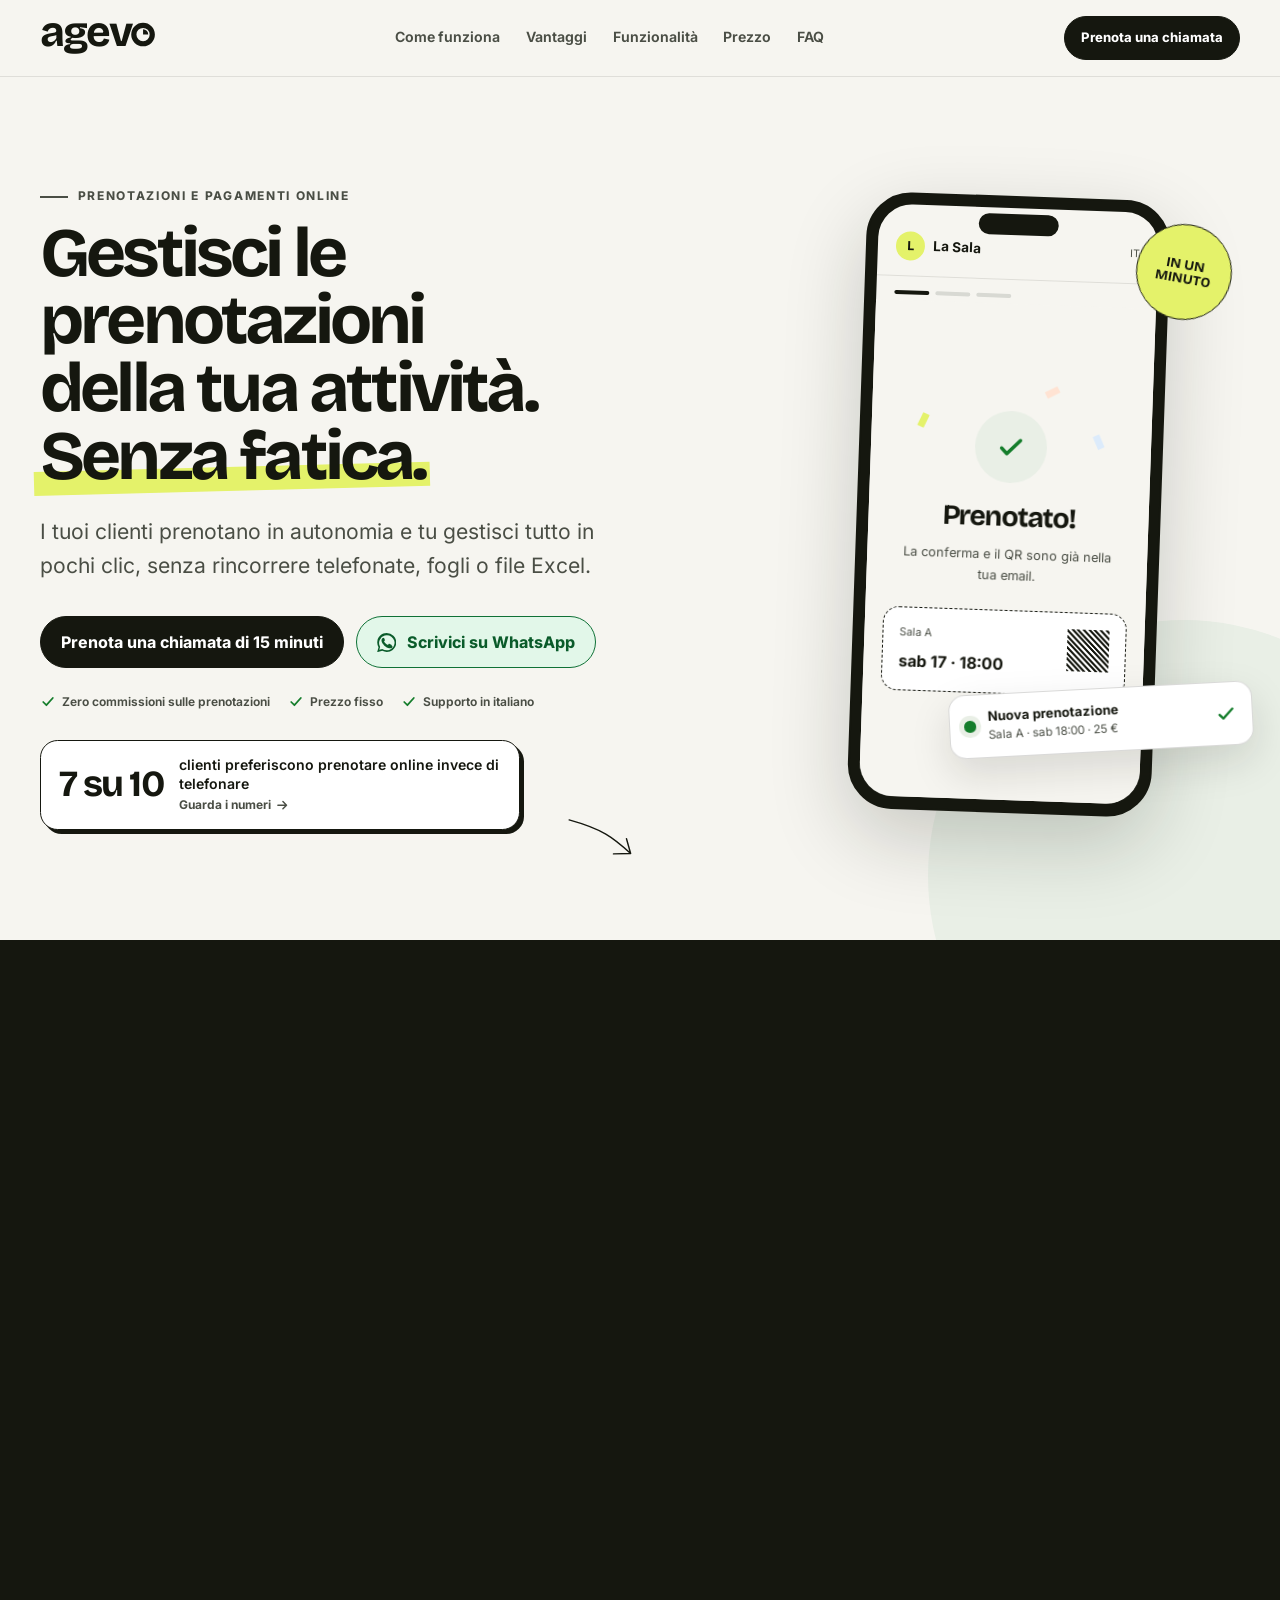
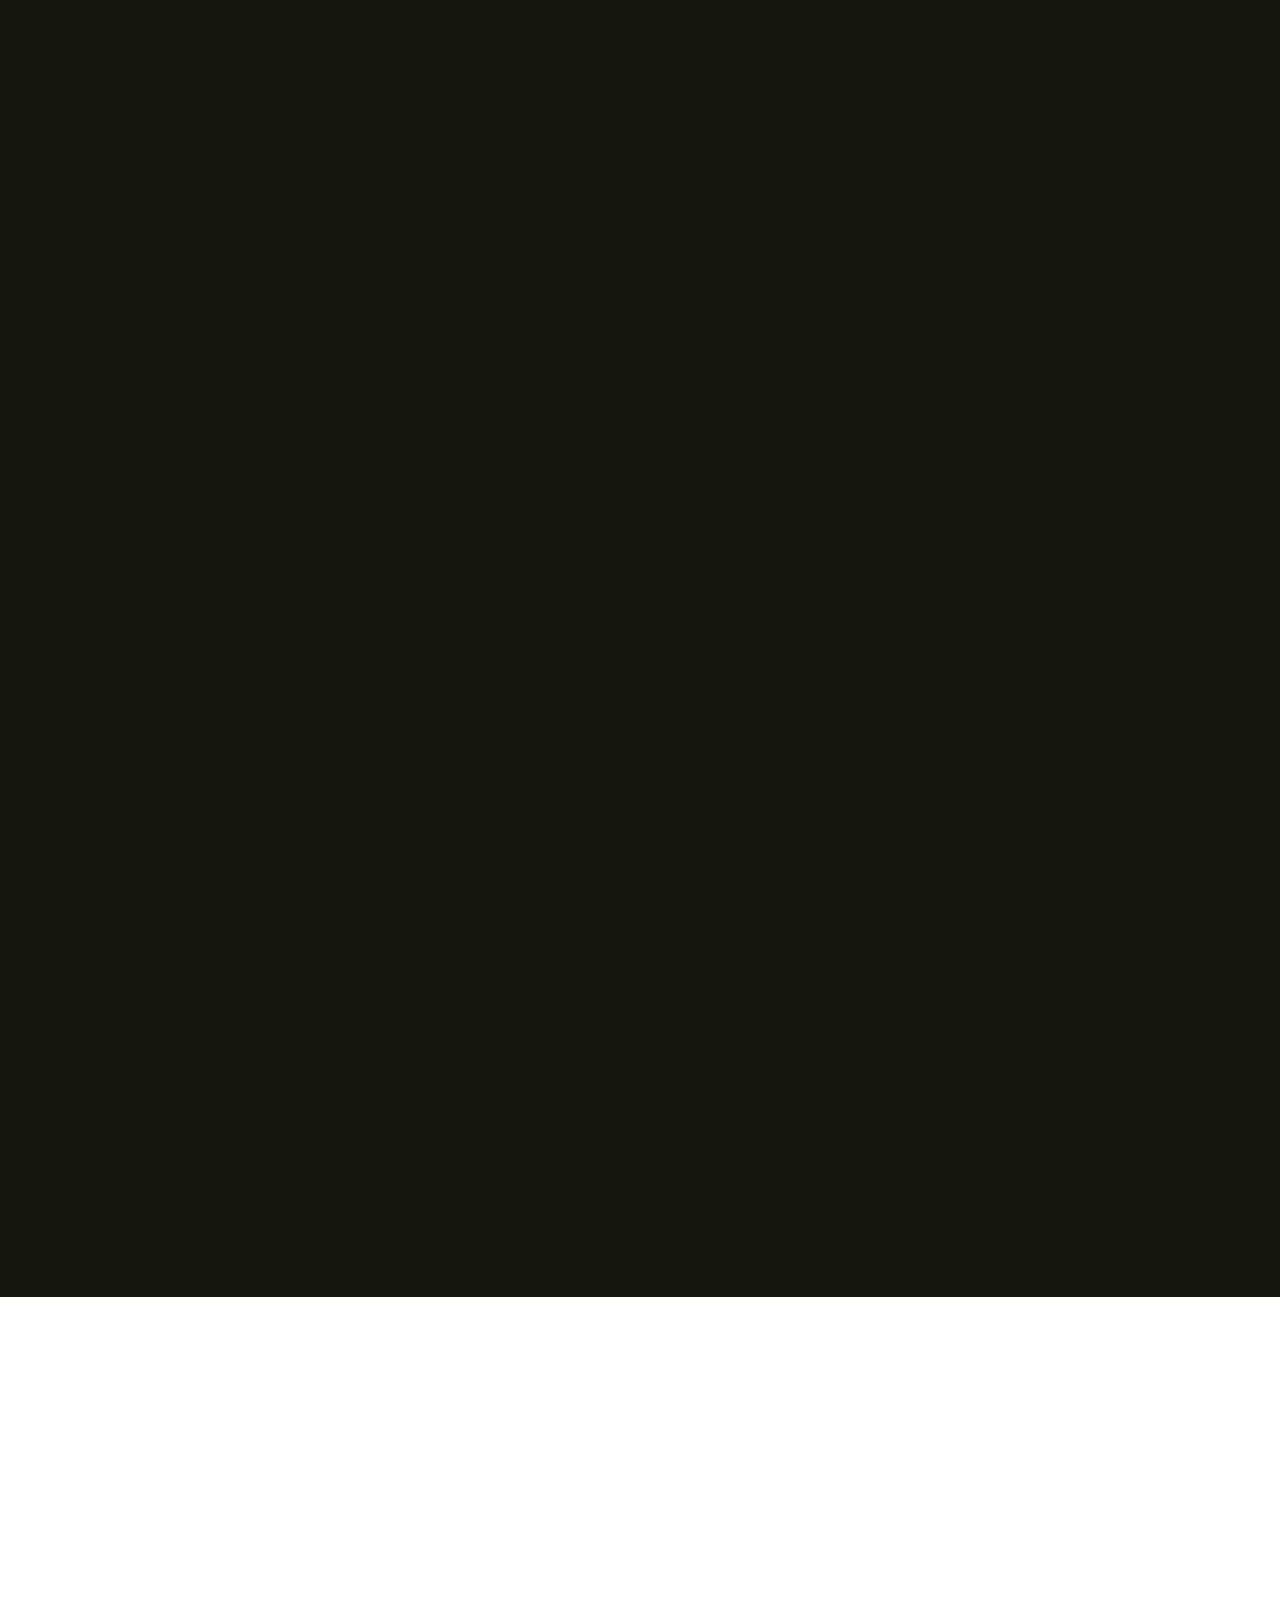
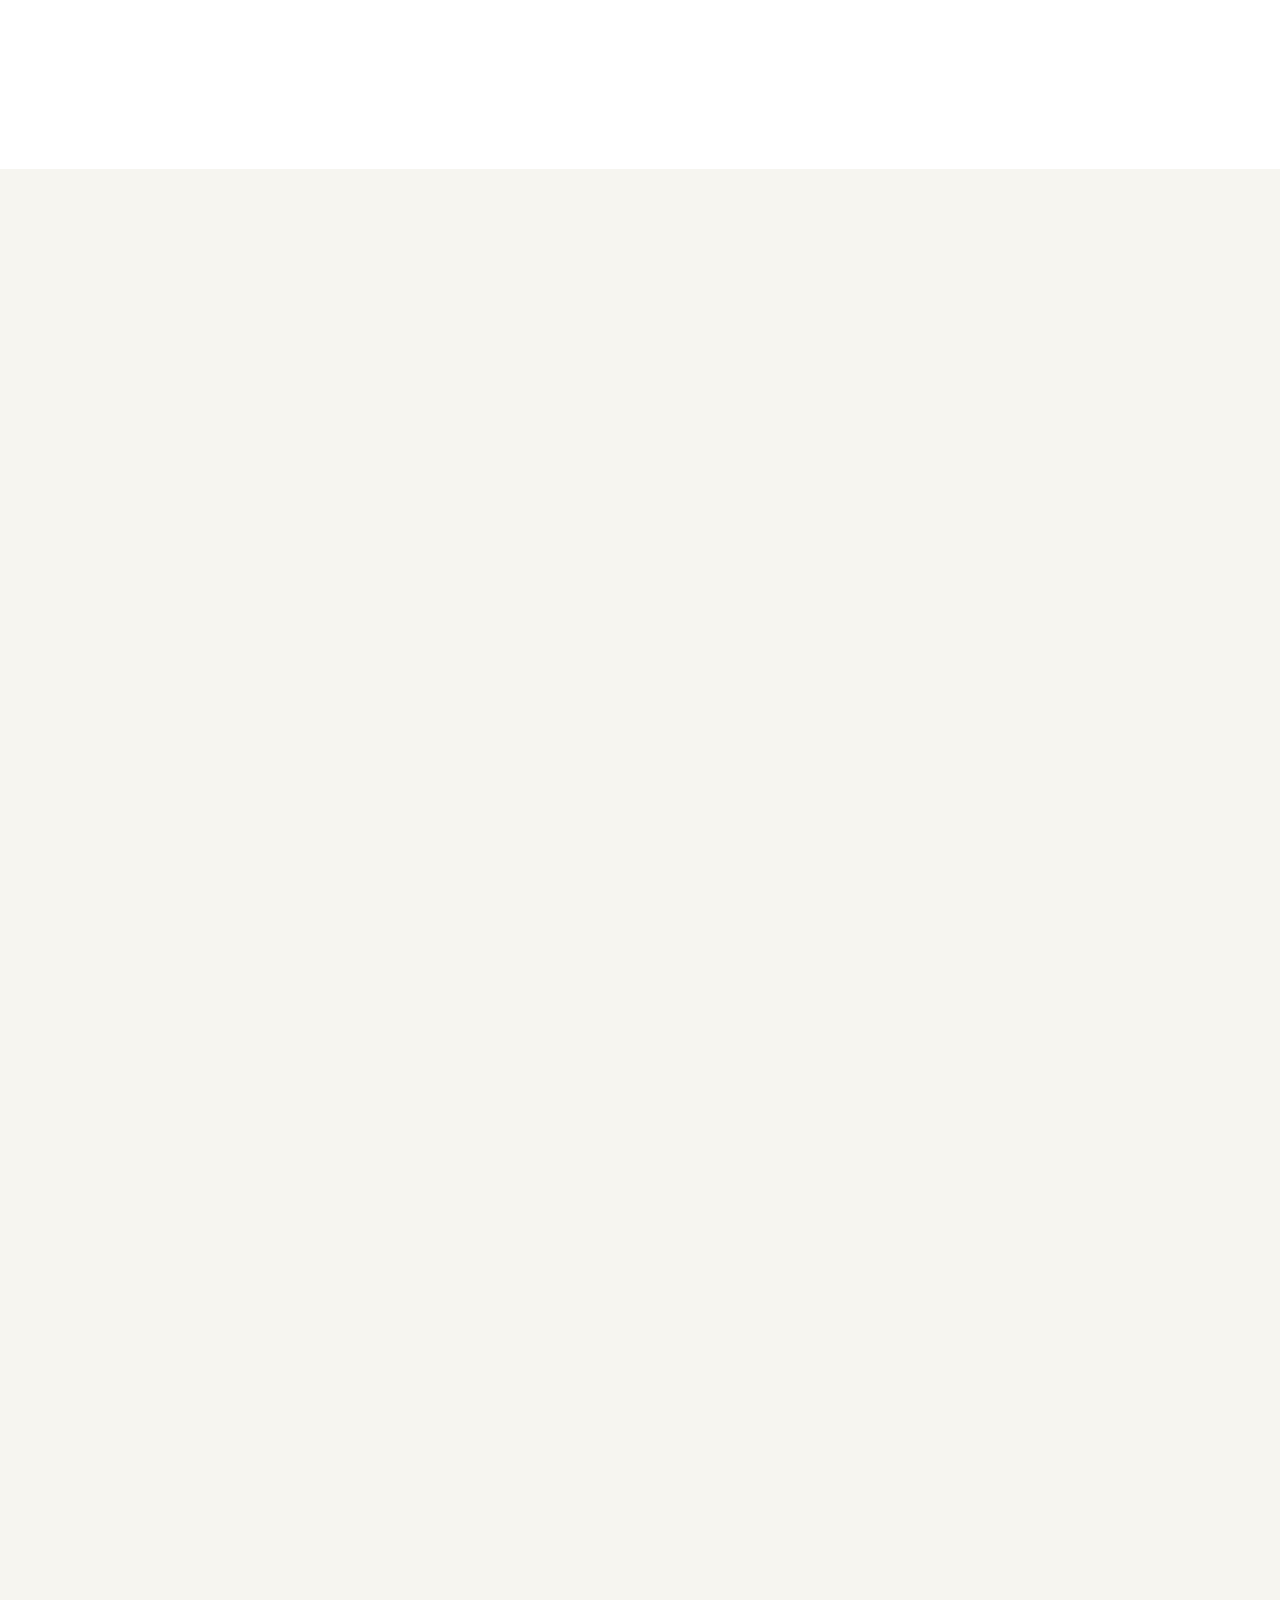
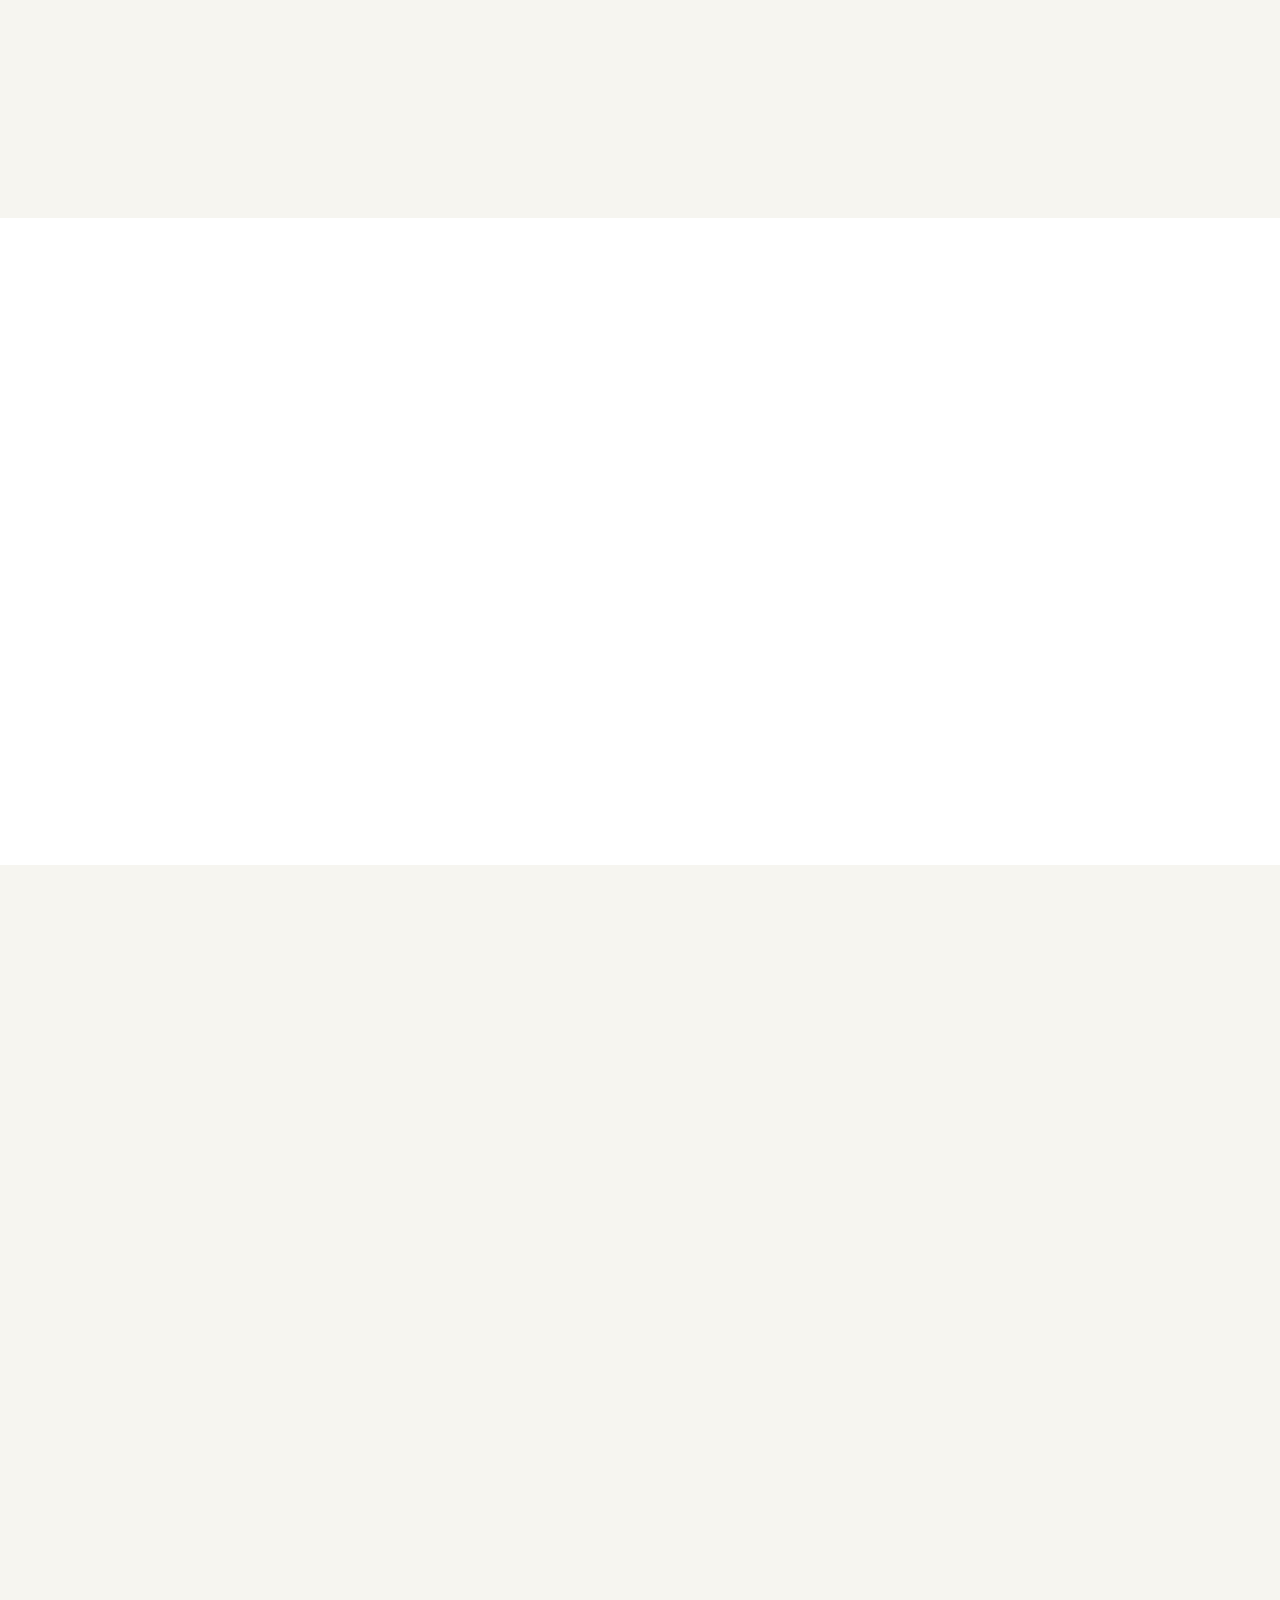
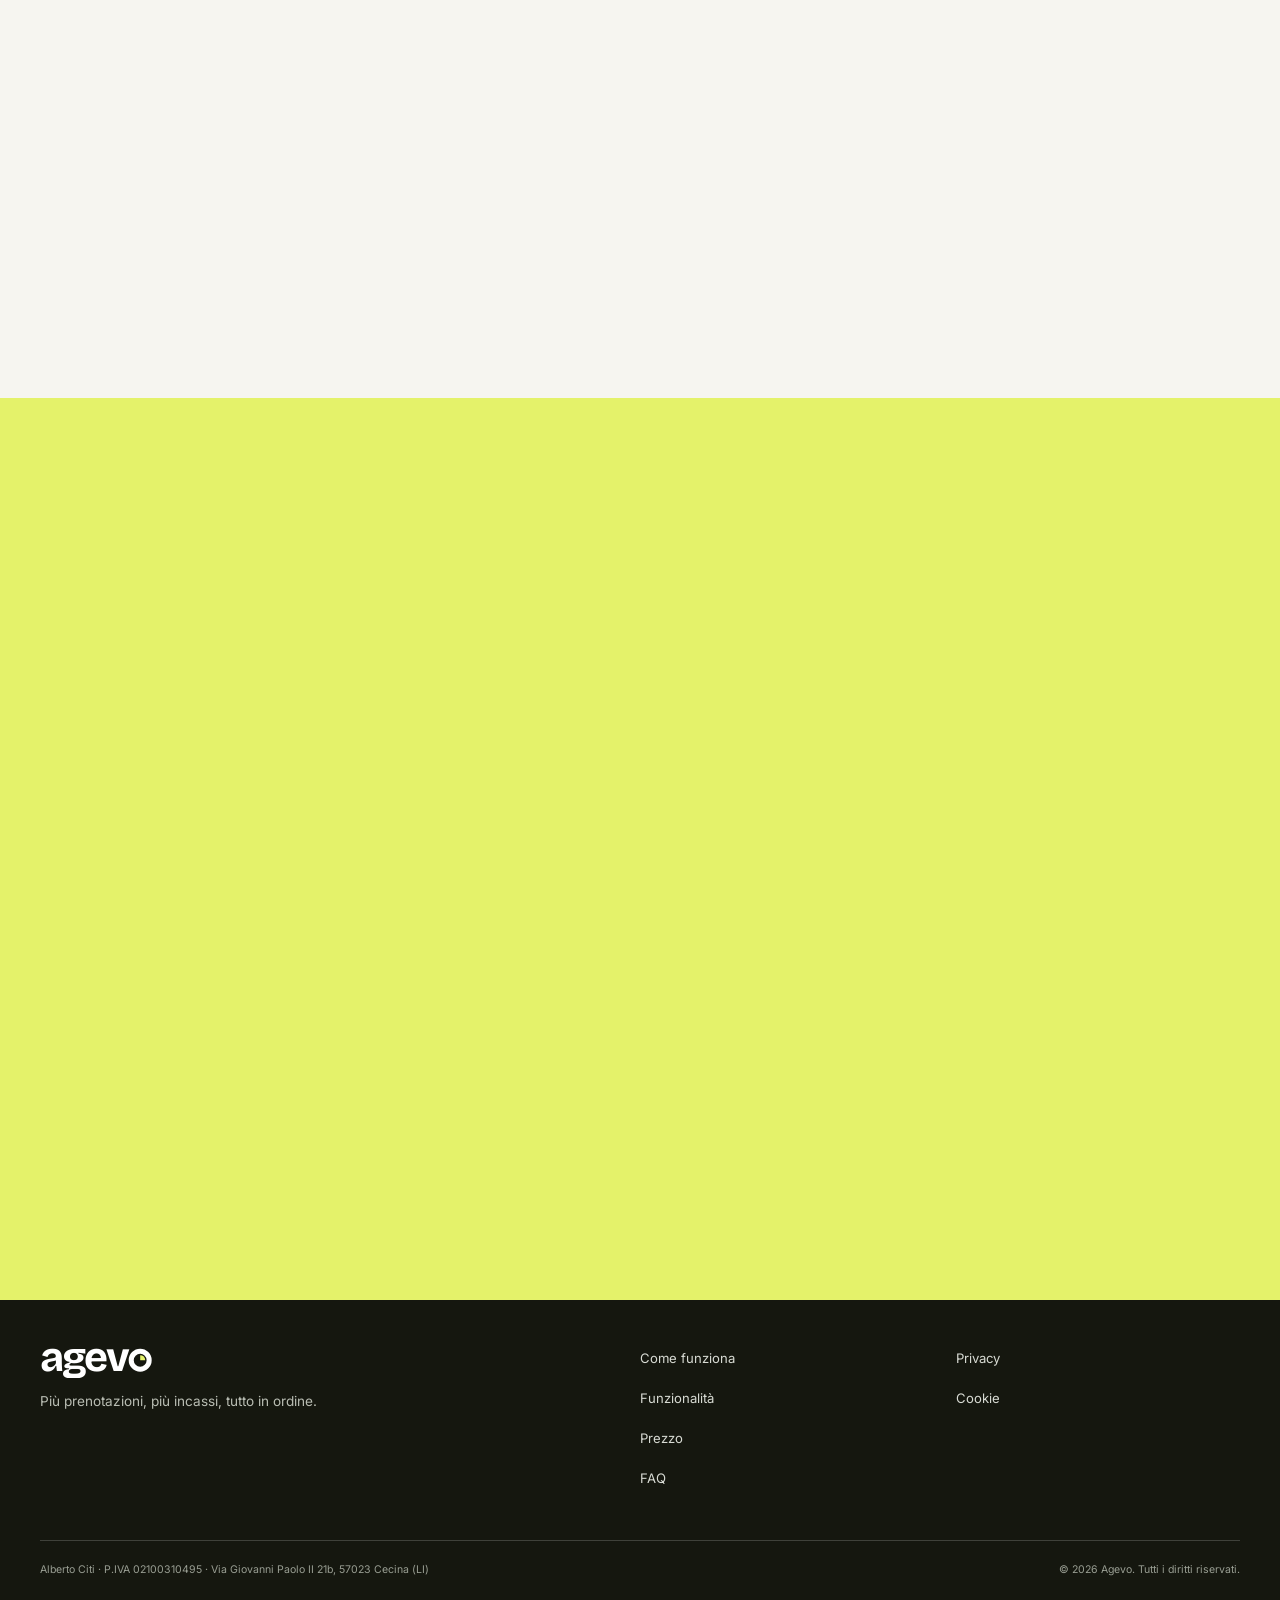
<file: index.html>
<!DOCTYPE html><html lang="it"><head><meta charset="UTF-8"><meta name="viewport" content="width=device-width, initial-scale=1"><meta name="theme-color" content="#f6f5f0"><meta name="description" content="Agevo porta online le prenotazioni della tua attività: i clienti vedono gli orari liberi, prenotano e pagano in un minuto. Report, servizi extra, abbonamenti e buoni regalo. Prezzo fisso, zero commissioni Agevo."><link rel="canonical" href="https://agevo.dymora.eu/"><link rel="icon" href="/favicon.svg" type="image/svg+xml"><link rel="preload" href="/_astro/bricolage-grotesque-latin-wght-normal.DLoelf7F.woff2" as="font" type="font/woff2" crossorigin><link rel="preload" href="/_astro/inter-latin-wght-normal.Dx4kXJAl.woff2" as="font" type="font/woff2" crossorigin><meta property="og:type" content="website"><meta property="og:locale" content="it_IT"><meta property="og:site_name" content="Agevo"><meta property="og:title" content="Agevo — Prenotazioni e pagamenti online per non perdere più incassi"><meta property="og:description" content="Agevo porta online le prenotazioni della tua attività: i clienti vedono gli orari liberi, prenotano e pagano in un minuto. Report, servizi extra, abbonamenti e buoni regalo. Prezzo fisso, zero commissioni Agevo."><meta property="og:url" content="https://agevo.dymora.eu/"><meta property="og:image" content="https://agevo.dymora.eu/og-agevo.png"><meta property="og:image:width" content="1200"><meta property="og:image:height" content="630"><meta name="twitter:card" content="summary_large_image"><meta name="twitter:title" content="Agevo — Prenotazioni e pagamenti online per non perdere più incassi"><meta name="twitter:description" content="Agevo porta online le prenotazioni della tua attività: i clienti vedono gli orari liberi, prenotano e pagano in un minuto. Report, servizi extra, abbonamenti e buoni regalo. Prezzo fisso, zero commissioni Agevo."><meta name="twitter:image" content="https://agevo.dymora.eu/og-agevo.png"><title>Agevo — Prenotazioni e pagamenti online per non perdere più incassi</title><script type="application/ld+json">{"@context":"https://schema.org","@graph":[{"@type":"Organization","name":"Agevo","url":"https://agevo.dymora.eu","email":"info@dymora.eu"},{"@type":"SoftwareApplication","name":"Agevo","applicationCategory":"BusinessApplication","operatingSystem":"Web","description":"Agevo porta online le prenotazioni della tua attività: i clienti vedono gli orari liberi, prenotano e pagano in un minuto. Report, servizi extra, abbonamenti e buoni regalo. Prezzo fisso, zero commissioni Agevo.","offers":[{"@type":"Offer","name":"Piano annuale","price":828,"priceCurrency":"EUR"},{"@type":"Offer","name":"Piano mensile","price":79,"priceCurrency":"EUR"}]}]}</script><meta http-equiv="content-security-policy" content="default-src 'self';img-src 'self' data:;font-src 'self';connect-src 'self' https://script.google.com https://script.googleusercontent.com;form-action 'self' https://script.google.com;base-uri 'self';object-src 'none'; script-src 'self' 'sha256-Zwm9ZNeRJJUbSw9g3V161LFEaI15O9jPET10l2voU/4=' 'sha256-wHfckzg8xlhjogYlxuIhLeMAhO4a0CWV2Rhee8F5FHM=' 'sha256-A8jd3xZKqwVl6QTXkm2/uMkyAStGN6CLufEYXWx6ihw=' 'sha256-fYfZYmweJ17fstFdOmrN+zPg8GNyAulokll8GKqzinM=' 'sha256-ubpLmjCofQ5EklMTE4S3W16TAaPObsevyUeHU0HDpbA=' 'sha256-BF0290pkb3jxQsE7z00xR8Imp8X34FLC88L0lkMnrGw=' 'sha256-QzWFZi+FLIx23tnm9SBU4aEgx4x8DsuASP07mfqol/c=' 'sha256-0chmwFk0zaA528yFfGV7J9ppIpdfTPPULncDF3WG7Zs=' 'sha256-eIXWvAmxkr251LJZkjniEK5LcPF3NkapbJepohwYRIc=' 'sha256-Q2BPg90ZMplYY+FSdApNErhpWafg2hcRRbndmvxuL/Q='; style-src 'self' 'sha256-bG+nCBg2JIIu9OyKeaSP/yzFEGf59I6d6W4z6r/5l9E=' 'sha256-DWNaTawub8O4BiWcRA+0PSoRLyxHefwmbRlAvd4SF8g=' 'sha256-in7I2kAAWDCHfZvuVadRyv8QVe4h9kVnygH2kVbz+1o=' 'sha256-47DEQpj8HBSa+/TImW+5JCeuQeRkm5NMpJWZG3hSuFU=';"><link rel="stylesheet" href="/_astro/Logo.BDZhYhZf.css"><link rel="stylesheet" href="/_astro/Footer.DIUwHYtL.css"><link rel="stylesheet" href="/_astro/index.DcshRNnT.css"></head><body><a class="skip-link" href="#main" data-astro-cid-nen7h5rs>Vai al contenuto</a><header class="site-header" data-header data-astro-cid-nen7h5rs><div class="container-page header-inner" data-astro-cid-nen7h5rs><a class="logo-link" href="/" aria-label="Agevo, pagina principale" data-astro-cid-nen7h5rs><svg class viewBox="0 0 92 25" role="img" aria-label="Agevo" data-astro-cid-f7espo7c><text x="0" y="19" fill="currentColor" font-family="Bricolage Grotesque Variable, sans-serif" font-size="34" font-weight="720" letter-spacing="-1.87" data-astro-cid-f7espo7c>agev</text><circle cx="82.31" cy="10.02" r="7.37" fill="none" stroke="currentColor" stroke-width="4.16" data-astro-cid-f7espo7c></circle><path d="M82.31 10.02V5.86a4.16 4.16 0 0 1 4.16 4.16Z" class="logo-accent" data-astro-cid-f7espo7c></path></svg></a><nav class="desktop-nav" aria-label="Navigazione principale" data-astro-cid-nen7h5rs><a href="/#come-funziona" data-astro-cid-nen7h5rs>Come funziona</a><a href="/#vantaggi" data-astro-cid-nen7h5rs>Vantaggi</a><a href="/#funzionalita" data-astro-cid-nen7h5rs>Funzionalità</a><a href="/#prezzo" data-astro-cid-nen7h5rs>Prezzo</a><a href="/#faq" data-astro-cid-nen7h5rs>FAQ</a></nav><a class="button-primary header-cta" href="/prenota-chiamata" data-astro-cid-nen7h5rs>Prenota una chiamata</a><button class="menu-button" type="button" aria-expanded="false" aria-controls="mobile-menu" aria-label="Apri il menu" data-menu-button data-astro-cid-nen7h5rs><span data-astro-cid-nen7h5rs></span><span data-astro-cid-nen7h5rs></span><span data-astro-cid-nen7h5rs></span></button></div><div id="mobile-menu" class="mobile-menu" hidden data-mobile-menu data-astro-cid-nen7h5rs><nav aria-label="Navigazione mobile" data-astro-cid-nen7h5rs><a href="/#come-funziona" data-astro-cid-nen7h5rs>Come funziona</a><a href="/#vantaggi" data-astro-cid-nen7h5rs>Vantaggi</a><a href="/#funzionalita" data-astro-cid-nen7h5rs>Funzionalità</a><a href="/#prezzo" data-astro-cid-nen7h5rs>Prezzo</a><a href="/#faq" data-astro-cid-nen7h5rs>FAQ</a></nav></div></header><div class="mobile-actions" aria-label="Contatti rapidi" data-astro-cid-nen7h5rs><a class="button-primary" href="/prenota-chiamata" data-astro-cid-nen7h5rs>Prenota una chiamata</a><a class="whatsapp-mini" href="https://wa.me/393513147035?text=Ciao%20Agevo%2C%20vorrei%20capire%20come%20semplificare%20le%20prenotazioni%20della%20mia%20attivit%C3%A0." target="_blank" rel="noopener noreferrer" aria-label="Scrivici su WhatsApp" data-astro-cid-nen7h5rs><svg viewBox="0 0 24 24" aria-hidden="true" data-astro-cid-nen7h5rs><path d="M20.5 3.5A11.8 11.8 0 0 0 12.1 0C5.6 0 .3 5.3.3 11.8c0 2.1.6 4.1 1.6 5.9L.2 24l6.4-1.7a11.8 11.8 0 0 0 5.6 1.4h.1c6.5 0 11.8-5.3 11.8-11.8 0-3.2-1.3-6.1-3.6-8.4Zm-8.3 18.2c-1.8 0-3.6-.5-5.1-1.4l-.4-.2-3.8 1 1-3.7-.2-.4A9.7 9.7 0 1 1 22 11.9c0 5.4-4.4 9.8-9.8 9.8Zm5.4-7.3c-.3-.1-1.8-.9-2.1-1-.3-.1-.5-.1-.7.2l-.9 1.1c-.2.2-.4.2-.7.1-1.8-.9-3-1.6-4.2-3.7-.3-.6.3-.6.9-1.9.1-.2 0-.4 0-.6l-.9-2c-.2-.6-.5-.5-.7-.5h-.6c-.2 0-.6.1-.9.4-.3.4-1.2 1.2-1.2 2.9 0 1.7 1.3 3.4 1.4 3.6.2.2 2.5 3.8 6 5.3 2.2.9 3 .9 4.1.8.7-.1 1.8-.7 2-1.4.3-.7.3-1.3.2-1.4-.1-.2-.3-.2-.6-.4Z" data-astro-cid-nen7h5rs></path></svg></a></div><script type="module">var e=document.querySelector(`[data-menu-button]`),t=document.querySelector(`[data-mobile-menu]`),n=()=>{e&&t&&(e.setAttribute(`aria-expanded`,`false`),e.setAttribute(`aria-label`,`Apri il menu`),t.hidden=!0)};e?.addEventListener(`click`,()=>{if(!t)return;let n=e.getAttribute(`aria-expanded`)===`true`;e.setAttribute(`aria-expanded`,String(!n)),e.setAttribute(`aria-label`,n?`Apri il menu`:`Chiudi il menu`),t.hidden=n}),t?.querySelectorAll(`a`).forEach(e=>e.addEventListener(`click`,n)),document.addEventListener(`keydown`,t=>{t.key===`Escape`&&e?.getAttribute(`aria-expanded`)===`true`&&(n(),e.focus())}),window.addEventListener(`resize`,()=>{window.innerWidth>=768&&n()});</script><main id="main"><section class="hero" aria-labelledby="hero-title" data-astro-cid-ge2uvauf><div class="container-page hero-grid" data-astro-cid-ge2uvauf><div class="hero-copy" data-astro-cid-ge2uvauf><p class="section-kicker" data-astro-cid-ge2uvauf>Prenotazioni e pagamenti online</p><h1 id="hero-title" class="display-title" data-astro-cid-ge2uvauf><span class="title-line" data-astro-cid-ge2uvauf>Gestisci le prenotazioni</span><span class="title-line" data-astro-cid-ge2uvauf>della tua attività.</span><mark data-astro-cid-ge2uvauf>Senza fatica.</mark></h1><p class="hero-lead" data-astro-cid-ge2uvauf>I tuoi clienti prenotano in autonomia e tu gestisci tutto in pochi clic, senza rincorrere telefonate, fogli o file Excel.</p><div class="hero-actions" data-astro-cid-ge2uvauf><a class="button-primary" href="/prenota-chiamata" data-astro-cid-ge2uvauf>Prenota una chiamata di 15 minuti</a><a class="button-whatsapp" href="https://wa.me/393513147035?text=Ciao%20Agevo%2C%20vorrei%20capire%20come%20semplificare%20le%20prenotazioni%20della%20mia%20attivit%C3%A0." target="_blank" rel="noopener noreferrer" data-astro-cid-ge2uvauf><svg viewBox="0 0 24 24" aria-hidden="true" data-astro-cid-ge2uvauf><path d="M20.5 3.5A11.8 11.8 0 0 0 12.1 0C5.6 0 .3 5.3.3 11.8c0 2.1.6 4.1 1.6 5.9L.2 24l6.4-1.7a11.8 11.8 0 0 0 5.6 1.4h.1c6.5 0 11.8-5.3 11.8-11.8 0-3.2-1.3-6.1-3.6-8.4Zm-8.3 18.2c-1.8 0-3.6-.5-5.1-1.4l-.4-.2-3.8 1 1-3.7-.2-.4A9.7 9.7 0 1 1 22 11.9c0 5.4-4.4 9.8-9.8 9.8Zm5.4-7.3c-.3-.1-1.8-.9-2.1-1-.3-.1-.5-.1-.7.2l-.9 1.1c-.2.2-.4.2-.7.1-1.8-.9-3-1.6-4.2-3.7-.3-.6.3-.6.9-1.9.1-.2 0-.4 0-.6l-.9-2c-.2-.6-.5-.5-.7-.5h-.6c-.2 0-.6.1-.9.4-.3.4-1.2 1.2-1.2 2.9 0 1.7 1.3 3.4 1.4 3.6.2.2 2.5 3.8 6 5.3 2.2.9 3 .9 4.1.8.7-.1 1.8-.7 2-1.4.3-.7.3-1.3.2-1.4-.1-.2-.3-.2-.6-.4Z" data-astro-cid-ge2uvauf></path></svg>Scrivici su WhatsApp</a></div><ul class="hero-proof" aria-label="Punti di forza" data-astro-cid-ge2uvauf><li data-astro-cid-ge2uvauf><svg viewBox="0 0 20 20" aria-hidden="true" data-astro-cid-ge2uvauf><path d="m4 10 4 4 8-9" data-astro-cid-ge2uvauf></path></svg>Zero commissioni sulle prenotazioni</li><li data-astro-cid-ge2uvauf><svg viewBox="0 0 20 20" aria-hidden="true" data-astro-cid-ge2uvauf><path d="m4 10 4 4 8-9" data-astro-cid-ge2uvauf></path></svg>Prezzo fisso</li><li data-astro-cid-ge2uvauf><svg viewBox="0 0 20 20" aria-hidden="true" data-astro-cid-ge2uvauf><path d="m4 10 4 4 8-9" data-astro-cid-ge2uvauf></path></svg>Supporto in italiano</li></ul><a class="hero-stat" href="#clienti-online" data-astro-cid-ge2uvauf><strong data-astro-cid-ge2uvauf>7 su 10</strong><span data-astro-cid-ge2uvauf>clienti preferiscono prenotare online invece di telefonare</span><em data-astro-cid-ge2uvauf>Guarda i numeri<svg viewBox="0 0 20 20" aria-hidden="true" data-astro-cid-ge2uvauf><path d="M4 10h12m-5-5 5 5-5 5" data-astro-cid-ge2uvauf></path></svg></em></a></div><div class="hero-visual" data-astro-cid-ge2uvauf><div class="booking-visual" aria-label="Esempio animato del flusso di prenotazione Agevo" data-astro-cid-67rg3zf2><div class="phone" data-astro-cid-67rg3zf2><div class="phone__top" data-astro-cid-67rg3zf2><span data-astro-cid-67rg3zf2></span></div><div class="phone__screen" data-astro-cid-67rg3zf2><div class="brand-row" data-astro-cid-67rg3zf2><span class="brand-mark" data-astro-cid-67rg3zf2>L</span><strong data-astro-cid-67rg3zf2>La Sala</strong><span class="tiny" data-astro-cid-67rg3zf2>IT</span></div><div class="progress" data-astro-cid-67rg3zf2><i data-astro-cid-67rg3zf2></i><i data-astro-cid-67rg3zf2></i><i data-astro-cid-67rg3zf2></i></div><div class="flow flow--one" data-astro-cid-67rg3zf2><span class="step-label" data-astro-cid-67rg3zf2>1 · Scegli il giorno</span><p class="mock-title" data-astro-cid-67rg3zf2>Quando vieni?</p><div class="calendar-head" data-astro-cid-67rg3zf2><b data-astro-cid-67rg3zf2>Ottobre 2026</b><span data-astro-cid-67rg3zf2>‹ &nbsp; ›</span></div><div class="week" data-astro-cid-67rg3zf2><span data-astro-cid-67rg3zf2>L</span><span data-astro-cid-67rg3zf2>M</span><span data-astro-cid-67rg3zf2>M</span><span data-astro-cid-67rg3zf2>G</span><span data-astro-cid-67rg3zf2>V</span><span data-astro-cid-67rg3zf2>S</span><span data-astro-cid-67rg3zf2>D</span></div><div class="dates" data-astro-cid-67rg3zf2><span data-astro-cid-67rg3zf2>12</span><span data-astro-cid-67rg3zf2>13</span><span data-astro-cid-67rg3zf2>14</span><span data-astro-cid-67rg3zf2>15</span><span data-astro-cid-67rg3zf2>16</span><b data-astro-cid-67rg3zf2>17</b><span data-astro-cid-67rg3zf2>18</span></div><div class="times" data-astro-cid-67rg3zf2><span data-astro-cid-67rg3zf2>16:00</span><b data-astro-cid-67rg3zf2>18:00<small data-astro-cid-67rg3zf2>ultimi 2 posti</small></b><span data-astro-cid-67rg3zf2>20:00</span></div></div><div class="flow flow--two" data-astro-cid-67rg3zf2><span class="step-label" data-astro-cid-67rg3zf2>2 · Pagamento</span><p class="mock-title" data-astro-cid-67rg3zf2>Quasi fatto.</p><div class="summary" data-astro-cid-67rg3zf2><span data-astro-cid-67rg3zf2>Sala A · sab 17 ott</span><b data-astro-cid-67rg3zf2>25 €</b></div><button type="button" tabindex="-1" data-astro-cid-67rg3zf2><svg viewBox="0 0 24 24" aria-hidden="true" data-astro-cid-67rg3zf2><path d="M16.8 12.8c0-2.6 2.1-3.8 2.2-3.9a4.6 4.6 0 0 0-3.6-2c-1.5-.2-3 1-3.8 1-.8 0-2-1-3.3-1-1.7 0-3.3 1-4.2 2.6-1.8 3.1-.5 7.8 1.3 10.3.9 1.2 1.9 2.6 3.2 2.5 1.3-.1 1.8-.8 3.4-.8 1.6 0 2 .8 3.4.8 1.4 0 2.3-1.3 3.1-2.5 1-1.4 1.4-2.8 1.4-2.9-.1 0-3.1-1.2-3.1-4.1Z" data-astro-cid-67rg3zf2></path><path d="M14.4 5.3c.7-.9 1.2-2.1 1-3.3-1 .1-2.3.7-3 1.6-.7.8-1.2 2-.9 3.2 1.1.1 2.2-.6 2.9-1.5Z" data-astro-cid-67rg3zf2></path></svg> Pay</button><p class="safe" data-astro-cid-67rg3zf2>Pagamento protetto · Ricevuta via email</p></div><div class="flow flow--three" data-astro-cid-67rg3zf2><div class="success-ring" data-astro-cid-67rg3zf2><svg viewBox="0 0 24 24" aria-hidden="true" data-astro-cid-67rg3zf2><path d="m5 13 4 4L19 7" data-astro-cid-67rg3zf2></path></svg></div><p class="mock-title" data-astro-cid-67rg3zf2>Prenotato!</p><p class="success-copy" data-astro-cid-67rg3zf2>La conferma e il QR sono già nella tua email.</p><div class="ticket" data-astro-cid-67rg3zf2><span data-astro-cid-67rg3zf2>Sala A</span><b data-astro-cid-67rg3zf2>sab 17 · 18:00</b><i data-astro-cid-67rg3zf2>QR</i></div><span class="confetti confetti--a" data-astro-cid-67rg3zf2></span><span class="confetti confetti--b" data-astro-cid-67rg3zf2></span><span class="confetti confetti--c" data-astro-cid-67rg3zf2></span></div></div></div><div class="owner-note" data-astro-cid-67rg3zf2><div class="notification" aria-label="Esempio di notifica: nuova prenotazione, Sala A, sabato alle 18, 25 euro" data-astro-cid-iulg3h6s><span class="notification__dot" aria-hidden="true" data-astro-cid-iulg3h6s></span><div data-astro-cid-iulg3h6s><strong data-astro-cid-iulg3h6s>Nuova prenotazione</strong><p data-astro-cid-iulg3h6s>Sala A · sab 18:00 · 25 €</p></div><svg viewBox="0 0 24 24" aria-hidden="true" data-astro-cid-iulg3h6s><path d="m5 13 4 4L19 7" data-astro-cid-iulg3h6s></path></svg></div></div><span class="sticker" data-astro-cid-67rg3zf2>in un<br data-astro-cid-67rg3zf2>minuto</span></div></div></div><svg class="hero-scribble" viewBox="0 0 180 80" aria-hidden="true" data-astro-cid-ge2uvauf><path d="M5 10c48 8 64 18 91 38m0 0-8-20m8 20-24 3" data-astro-cid-ge2uvauf></path></svg></section><section class="section-space stats" id="clienti-online" aria-labelledby="stats-title" data-astro-cid-nbcx6anq><div class="container-page" data-astro-cid-nbcx6anq><div class="stats-head reveal" data-astro-cid-nbcx6anq><p class="section-kicker" data-astro-cid-nbcx6anq>Perché Agevo</p><h2 id="stats-title" class="section-title" data-astro-cid-nbcx6anq>Meno lavoro manuale per te. Più libertà per i tuoi clienti.</h2><p class="section-lead" data-astro-cid-nbcx6anq>Agevo raccoglie e organizza le prenotazioni anche mentre sei chiuso o impegnato nel pieno del servizio. Tu ritrovi tempo e controllo; i clienti prenotano quando preferiscono.</p></div><div class="reasons-grid" data-astro-cid-nbcx6anq><article class="reason-card reveal" data-astro-cid-nbcx6anq><span data-astro-cid-nbcx6anq>Per te</span><h3 data-astro-cid-nbcx6anq>Prenotazioni aperte, anche quando tu non lo sei</h3><p data-astro-cid-nbcx6anq>Ricevi prenotazioni online 24/7, anche mentre lavori.</p></article><article class="reason-card reveal" data-astro-cid-nbcx6anq><span data-astro-cid-nbcx6anq>Per te</span><h3 data-astro-cid-nbcx6anq>Tutto in ordine, senza errori manuali</h3><p data-astro-cid-nbcx6anq>Posti e calendario si aggiornano da soli, senza doppioni o errori.</p></article><article class="reason-card reveal" data-astro-cid-nbcx6anq><span data-astro-cid-nbcx6anq>Per te</span><h3 data-astro-cid-nbcx6anq>Dati utili per far crescere il business</h3><p data-astro-cid-nbcx6anq>Segui incassi, periodi forti e posti vuoti da un unico storico.</p></article><article class="reason-card reason-card--customer reveal" data-astro-cid-nbcx6anq><span data-astro-cid-nbcx6anq>Per i tuoi clienti</span><h3 data-astro-cid-nbcx6anq>Un’esperienza che i clienti preferiscono</h3><p data-astro-cid-nbcx6anq>Orari, prenotazioni e pagamenti in pochi clic, senza telefonare.</p></article></div><h3 class="proof-title reveal" data-astro-cid-nbcx6anq>Perché piace anche ai tuoi clienti</h3><ul class="stats-grid" data-astro-cid-nbcx6anq><li class="stat-card reveal" data-astro-cid-nbcx6anq><strong data-astro-cid-nbcx6anq>7 su 10</strong><span data-astro-cid-nbcx6anq>sceglierebbero di prenotare online, potendo scegliere</span></li><li class="stat-card reveal" data-astro-cid-nbcx6anq><strong data-astro-cid-nbcx6anq>22%</strong><span data-astro-cid-nbcx6anq>sceglierebbe invece di telefonare</span></li><li class="stat-card reveal" data-astro-cid-nbcx6anq><strong data-astro-cid-nbcx6anq>94%</strong><span data-astro-cid-nbcx6anq>sceglie più volentieri un’attività nuova se può prenotare online</span></li></ul><p class="stats-source reveal" data-astro-cid-nbcx6anq>Fonte: GetApp, sondaggio su 217 consumatori negli Stati Uniti, marzo 2021. <a href="https://www.getapp.com/resources/research-online-booking-importance-of-appointment-scheduling/" target="_blank" rel="noopener noreferrer" data-astro-cid-nbcx6anq>Leggi lo studio</a></p></div></section><section class="section-space how" id="come-funziona" aria-labelledby="how-title" data-astro-cid-l43jfdkk><div class="container-page" data-astro-cid-l43jfdkk><div class="reveal" data-astro-cid-l43jfdkk><p class="section-kicker" data-astro-cid-l43jfdkk>Come funziona</p><h2 id="how-title" class="section-title" data-astro-cid-l43jfdkk>Tre passaggi per loro. Zero rincorse per te.</h2></div><div class="steps" data-how-steps data-astro-cid-l43jfdkk><article class="step reveal" data-astro-cid-l43jfdkk><span data-astro-cid-l43jfdkk>01</span><div class="step-mock" data-astro-cid-l43jfdkk><div class="booking-calendar booking-calendar--compact booking-calendar--animated" aria-hidden="true" data-astro-cid-zh3u2zex><div class="booking-calendar__bar" data-astro-cid-zh3u2zex><div data-astro-cid-zh3u2zex><i data-astro-cid-zh3u2zex></i><i data-astro-cid-zh3u2zex></i><i data-astro-cid-zh3u2zex></i></div><span data-astro-cid-zh3u2zex>Calendario prenotazioni</span><b data-astro-cid-zh3u2zex>Oggi</b></div><div class="booking-calendar__body" data-astro-cid-zh3u2zex><div class="mini-month" data-astro-cid-zh3u2zex><div class="mini-month__head" data-astro-cid-zh3u2zex><strong data-astro-cid-zh3u2zex>Ottobre</strong><span data-astro-cid-zh3u2zex>‹ &nbsp; ›</span></div><div class="weekdays" data-astro-cid-zh3u2zex><span data-astro-cid-zh3u2zex>L</span><span data-astro-cid-zh3u2zex>M</span><span data-astro-cid-zh3u2zex>M</span><span data-astro-cid-zh3u2zex>G</span><span data-astro-cid-zh3u2zex>V</span><span data-astro-cid-zh3u2zex>S</span><span data-astro-cid-zh3u2zex>D</span></div><div class="dates" data-astro-cid-zh3u2zex><i data-astro-cid-zh3u2zex></i><i data-astro-cid-zh3u2zex></i><i data-astro-cid-zh3u2zex></i><i data-astro-cid-zh3u2zex></i><i data-astro-cid-zh3u2zex></i><i data-astro-cid-zh3u2zex></i><i data-astro-cid-zh3u2zex></i><i data-astro-cid-zh3u2zex></i><i data-astro-cid-zh3u2zex></i><i data-astro-cid-zh3u2zex></i><i class="selected" data-astro-cid-zh3u2zex></i><i data-astro-cid-zh3u2zex></i><i data-astro-cid-zh3u2zex></i><i data-astro-cid-zh3u2zex></i><i data-astro-cid-zh3u2zex></i><i data-astro-cid-zh3u2zex></i><i data-astro-cid-zh3u2zex></i><i data-astro-cid-zh3u2zex></i><i data-astro-cid-zh3u2zex></i><i data-astro-cid-zh3u2zex></i><i data-astro-cid-zh3u2zex></i></div></div><div class="booking-list" data-astro-cid-zh3u2zex><div class="booking-list__head" data-astro-cid-zh3u2zex><span data-astro-cid-zh3u2zex>Sabato 17</span><b data-astro-cid-zh3u2zex>3 prenotazioni</b></div><div class="booking-row" data-astro-cid-zh3u2zex><time data-astro-cid-zh3u2zex>10:00</time><span data-astro-cid-zh3u2zex>Campo 1</span><i data-astro-cid-zh3u2zex>Confermata</i></div><div class="booking-row booking-row--new" data-astro-cid-zh3u2zex><time data-astro-cid-zh3u2zex>11:30</time><span data-astro-cid-zh3u2zex>Sala A</span><i data-astro-cid-zh3u2zex>Nuova</i></div><div class="booking-row" data-astro-cid-zh3u2zex><time data-astro-cid-zh3u2zex>16:00</time><span data-astro-cid-zh3u2zex>Campo 2</span><i data-astro-cid-zh3u2zex>Confermata</i></div></div></div></div></div><h3 data-astro-cid-l43jfdkk>Prenotano in autonomia</h3><p data-astro-cid-l43jfdkk>Giorno e orario sul tuo sito, anche senza registrarsi.</p><svg class="step-arrow" viewBox="0 0 72 28" aria-hidden="true" data-astro-cid-l43jfdkk><path d="M2 12c25-8 42-5 64 3m0 0-9-8m9 8-10 6" data-astro-cid-l43jfdkk></path></svg></article><article class="step reveal" data-astro-cid-l43jfdkk><span data-astro-cid-l43jfdkk>02</span><div class="step-mock" data-astro-cid-l43jfdkk><div class="payment-mock" aria-hidden="true" data-astro-cid-gansty7c><div class="payment-mock__bar" data-astro-cid-gansty7c><div data-astro-cid-gansty7c><i data-astro-cid-gansty7c></i><i data-astro-cid-gansty7c></i><i data-astro-cid-gansty7c></i></div><span data-astro-cid-gansty7c>Pagamento online</span><b data-astro-cid-gansty7c>Protetto</b></div><div class="payment-mock__body" data-astro-cid-gansty7c><div class="credit-card" data-astro-cid-gansty7c><div class="credit-card__top" data-astro-cid-gansty7c><span class="chip" data-astro-cid-gansty7c></span><strong data-astro-cid-gansty7c>VISA</strong></div><p data-astro-cid-gansty7c>•••• &nbsp;•••• &nbsp;•••• &nbsp;4242</p><div class="credit-card__bottom" data-astro-cid-gansty7c><span data-astro-cid-gansty7c>MARIO ROSSI</span><span data-astro-cid-gansty7c>12/29</span></div></div><div class="payment-result" data-astro-cid-gansty7c><svg viewBox="0 0 24 24" data-astro-cid-gansty7c><path d="m5 13 4 4L19 7" data-astro-cid-gansty7c></path></svg><div data-astro-cid-gansty7c><strong data-astro-cid-gansty7c>Pagamento riuscito</strong><span data-astro-cid-gansty7c>25,00 € · Carta •••• 4242</span></div></div></div></div></div><h3 data-astro-cid-l43jfdkk>Pagano online o in sede</h3><p data-astro-cid-l43jfdkk>Scegli tu se farli pagare subito oppure sul posto.</p><svg class="step-arrow" viewBox="0 0 72 28" aria-hidden="true" data-astro-cid-l43jfdkk><path d="M2 12c25-8 42-5 64 3m0 0-9-8m9 8-10 6" data-astro-cid-l43jfdkk></path></svg></article><article class="step reveal" data-astro-cid-l43jfdkk><span data-astro-cid-l43jfdkk>03</span><div class="step-mock" data-astro-cid-l43jfdkk><div class="notification-mock" aria-hidden="true" data-astro-cid-pnwtlyqf><div class="notification-mock__bar" data-astro-cid-pnwtlyqf><div data-astro-cid-pnwtlyqf><i data-astro-cid-pnwtlyqf></i><i data-astro-cid-pnwtlyqf></i><i data-astro-cid-pnwtlyqf></i></div><span data-astro-cid-pnwtlyqf>Centro notifiche</span><b data-astro-cid-pnwtlyqf>Ora</b></div><div class="notification-mock__body" data-astro-cid-pnwtlyqf><div class="notification-card" data-astro-cid-pnwtlyqf><div class="notification-card__logo" data-astro-cid-pnwtlyqf>a</div><div data-astro-cid-pnwtlyqf><strong data-astro-cid-pnwtlyqf>Nuova prenotazione</strong><p data-astro-cid-pnwtlyqf>Sala A · sabato 18:00</p></div><time data-astro-cid-pnwtlyqf>adesso</time></div><div class="calendar-update" data-astro-cid-pnwtlyqf><div data-astro-cid-pnwtlyqf><span data-astro-cid-pnwtlyqf>18:00</span><strong data-astro-cid-pnwtlyqf>Sala A</strong></div><p data-astro-cid-pnwtlyqf>Mario Rossi · 2 persone</p><b data-astro-cid-pnwtlyqf>Confermata</b></div></div></div></div><h3 data-astro-cid-l43jfdkk>Ricevi la notifica</h3><p data-astro-cid-l43jfdkk>E trovi tutto già in ordine nel calendario.</p></article></div></div></section><script type="module">var e=document.querySelector(`[data-how-steps]`),t=window.matchMedia(`(prefers-reduced-motion: reduce)`).matches;if(e&&!t&&`IntersectionObserver`in window){e.classList.add(`can-animate`);let t=new IntersectionObserver(t=>{t.some(e=>e.isIntersecting)&&e.classList.add(`is-playing`)},{threshold:.5});e.querySelectorAll(`.step`).forEach(e=>t.observe(e)),new IntersectionObserver(([t])=>{t.isIntersecting||e.classList.remove(`is-playing`)}).observe(e)}</script><section class="section-space growth" id="vantaggi" aria-labelledby="growth-title" data-astro-cid-kyjahus7><div class="container-page" data-astro-cid-kyjahus7><div class="growth-intro reveal" data-astro-cid-kyjahus7><p class="section-kicker" data-astro-cid-kyjahus7>Vantaggi</p><h2 id="growth-title" class="section-title" data-astro-cid-kyjahus7>Non solo prenotazioni. Uno strumento per guadagnare di più.</h2></div><div class="growth-list" data-astro-cid-kyjahus7><article class="lever tone-sky reveal" aria-labelledby="lever-reports" data-astro-cid-kyjahus7><div class="lever-copy" data-astro-cid-kyjahus7><p class="lever-kicker" data-astro-cid-kyjahus7><span data-astro-cid-kyjahus7>01</span>Più controllo</p><h3 id="lever-reports" data-astro-cid-kyjahus7>Vedi dove guadagni e dove perdi.</h3><p class="lever-body" data-astro-cid-kyjahus7>Quando tieni tutto a mano, non vedi cosa sta succedendo. Agevo ti mostra incassi, giorni e orari migliori, posti rimasti vuoti e, con il check-in, clienti che non si presentano. Trovi cosa non funziona e lo sistemi.</p><ul data-astro-cid-kyjahus7><li data-astro-cid-kyjahus7><svg viewBox="0 0 20 20" aria-hidden="true" data-astro-cid-kyjahus7><path d="m4 10 4 4 8-9" data-astro-cid-kyjahus7></path></svg>Incassi giorno per giorno, confrontati con il periodo prima</li><li data-astro-cid-kyjahus7><svg viewBox="0 0 20 20" aria-hidden="true" data-astro-cid-kyjahus7><path d="m4 10 4 4 8-9" data-astro-cid-kyjahus7></path></svg>Orari pieni e orari vuoti a colpo d’occhio</li><li data-astro-cid-kyjahus7><svg viewBox="0 0 20 20" aria-hidden="true" data-astro-cid-kyjahus7><path d="m4 10 4 4 8-9" data-astro-cid-kyjahus7></path></svg>Prezzi diversi per i giorni e gli orari più richiesti</li><li data-astro-cid-kyjahus7><svg viewBox="0 0 20 20" aria-hidden="true" data-astro-cid-kyjahus7><path d="m4 10 4 4 8-9" data-astro-cid-kyjahus7></path></svg>Tutto pronto da esportare per il commercialista</li></ul></div><div class="lever-visual" data-astro-cid-kyjahus7><div class="report" aria-label="Esempio di report: incassi del mese 8.420 euro, occupazione 74 per cento" data-astro-cid-jqjkcy7v><div class="report__top" data-astro-cid-jqjkcy7v><span data-astro-cid-jqjkcy7v>Ottobre</span><span data-astro-cid-jqjkcy7v>Report</span></div><div class="report__stats" data-astro-cid-jqjkcy7v><div data-astro-cid-jqjkcy7v><small data-astro-cid-jqjkcy7v>Incassi del mese</small><strong data-astro-cid-jqjkcy7v>8.420 €</strong><em data-astro-cid-jqjkcy7v>+12% dal mese scorso</em></div><div data-astro-cid-jqjkcy7v><small data-astro-cid-jqjkcy7v>Occupazione</small><strong data-astro-cid-jqjkcy7v>74%</strong><em data-astro-cid-jqjkcy7v>Sabato è il giorno migliore</em></div></div><svg viewBox="0 0 420 130" role="img" aria-label="Grafico degli incassi in crescita durante il mese" data-astro-cid-jqjkcy7v><path class="grid" d="M15 25H405M15 65H405M15 105H405" data-astro-cid-jqjkcy7v></path><path class="area" d="M15 100C50 88 70 96 105 70S165 86 200 58s60-5 90-28 72 3 115-10v90H15Z" data-astro-cid-jqjkcy7v></path><path class="line" d="M15 100C50 88 70 96 105 70S165 86 200 58s60-5 90-28 72 3 115-10" data-astro-cid-jqjkcy7v></path><circle cx="290" cy="30" r="5" data-astro-cid-jqjkcy7v></circle></svg><div class="report__footer" data-astro-cid-jqjkcy7v><span data-astro-cid-jqjkcy7v>Orario migliore</span><strong data-astro-cid-jqjkcy7v>18:00–20:00</strong></div></div></div></article><article class="lever tone-butter reveal" aria-labelledby="lever-extras" data-astro-cid-kyjahus7><div class="lever-copy" data-astro-cid-kyjahus7><p class="lever-kicker" data-astro-cid-kyjahus7><span data-astro-cid-kyjahus7>02</span>Più incasso</p><h3 id="lever-extras" data-astro-cid-kyjahus7>Vendi di più a ogni prenotazione.</h3><p class="lever-body" data-astro-cid-kyjahus7>Mentre prenota, il cliente sfoglia anche i servizi extra che offri: noleggi, gadget, consumazioni, attività in più. Li aggiunge con un tocco e paga tutto insieme, senza che tu debba proporli.</p><ul data-astro-cid-kyjahus7><li data-astro-cid-kyjahus7><svg viewBox="0 0 20 20" aria-hidden="true" data-astro-cid-kyjahus7><path d="m4 10 4 4 8-9" data-astro-cid-kyjahus7></path></svg>Extra proposti durante l’acquisto, quando il cliente è già convinto</li><li data-astro-cid-kyjahus7><svg viewBox="0 0 20 20" aria-hidden="true" data-astro-cid-kyjahus7><path d="m4 10 4 4 8-9" data-astro-cid-kyjahus7></path></svg>Ogni extra solo dove ha senso: per esempio il picnic soltanto la sera</li><li data-astro-cid-kyjahus7><svg viewBox="0 0 20 20" aria-hidden="true" data-astro-cid-kyjahus7><path d="m4 10 4 4 8-9" data-astro-cid-kyjahus7></path></svg>Le scorte si aggiornano da sole a ogni vendita</li></ul></div><div class="lever-visual" data-astro-cid-kyjahus7><div class="extras" aria-label="Esempio di checkout: campo da padel 40 euro più noleggio racchette e palline, totale 54 euro" data-astro-cid-vfhmbzyt><div class="extras__top" data-astro-cid-vfhmbzyt><span data-astro-cid-vfhmbzyt>Il tuo carrello</span><span data-astro-cid-vfhmbzyt>2 di 3</span></div><div class="extras__main" data-astro-cid-vfhmbzyt><div data-astro-cid-vfhmbzyt><strong data-astro-cid-vfhmbzyt>Campo 1 · Padel</strong><small data-astro-cid-vfhmbzyt>sab 17 ott · 18:00–19:30</small></div><b data-astro-cid-vfhmbzyt>40 €</b></div><p class="extras__label" data-astro-cid-vfhmbzyt>Vuoi aggiungere?</p><ul data-astro-cid-vfhmbzyt><li class="is-added" data-astro-cid-vfhmbzyt><span class="check" aria-hidden="true" data-astro-cid-vfhmbzyt><svg viewBox="0 0 20 20" data-astro-cid-vfhmbzyt><path d="m5 10 3 3 7-7" data-astro-cid-vfhmbzyt></path></svg></span><span data-astro-cid-vfhmbzyt>Noleggio racchette ×2</span><b data-astro-cid-vfhmbzyt>8 €</b></li><li class="is-added" data-astro-cid-vfhmbzyt><span class="check" aria-hidden="true" data-astro-cid-vfhmbzyt><svg viewBox="0 0 20 20" data-astro-cid-vfhmbzyt><path d="m5 10 3 3 7-7" data-astro-cid-vfhmbzyt></path></svg></span><span data-astro-cid-vfhmbzyt>Tubo di palline nuove</span><b data-astro-cid-vfhmbzyt>6 €</b></li><li data-astro-cid-vfhmbzyt><span class="plus" aria-hidden="true" data-astro-cid-vfhmbzyt>+</span><span data-astro-cid-vfhmbzyt>Acqua fresca ×4</span><b data-astro-cid-vfhmbzyt>6 €</b></li></ul><div class="extras__total" data-astro-cid-vfhmbzyt><span data-astro-cid-vfhmbzyt>Totale</span><strong data-astro-cid-vfhmbzyt>54 €</strong></div><span class="extras__badge" data-astro-cid-vfhmbzyt>+14 € di extra</span></div></div></article><article class="lever tone-peach reveal" aria-labelledby="lever-loyalty" data-astro-cid-kyjahus7><div class="lever-copy" data-astro-cid-kyjahus7><p class="lever-kicker" data-astro-cid-kyjahus7><span data-astro-cid-kyjahus7>03</span>Clienti che tornano</p><h3 id="lever-loyalty" data-astro-cid-kyjahus7>Trasforma una prenotazione in un cliente fisso.</h3><p class="lever-body" data-astro-cid-kyjahus7>Abbonamenti, carnet, buoni regalo e codici sconto ti permettono di costruire un rapporto che dura nel tempo. Il cliente torna da te, e tu incassi prima.</p><ul data-astro-cid-kyjahus7><li data-astro-cid-kyjahus7><svg viewBox="0 0 20 20" aria-hidden="true" data-astro-cid-kyjahus7><path d="m4 10 4 4 8-9" data-astro-cid-kyjahus7></path></svg>Abbonamenti con rinnovo automatico e carnet di ingressi</li><li data-astro-cid-kyjahus7><svg viewBox="0 0 20 20" aria-hidden="true" data-astro-cid-kyjahus7><path d="m4 10 4 4 8-9" data-astro-cid-kyjahus7></path></svg>Buoni regalo digitali: li incassi oggi, portano clienti nuovi</li><li data-astro-cid-kyjahus7><svg viewBox="0 0 20 20" aria-hidden="true" data-astro-cid-kyjahus7><path d="m4 10 4 4 8-9" data-astro-cid-kyjahus7></path></svg>Codici sconto per le tue promozioni</li></ul></div><div class="lever-visual" data-astro-cid-kyjahus7><div class="loyalty-stack" data-astro-cid-kyjahus7><div class="gift" aria-label="Esempio di buono regalo digitale da 50 euro" data-astro-cid-2swi3jos><div class="gift__brand" data-astro-cid-2swi3jos>agevo <span data-astro-cid-2swi3jos>buono regalo</span></div><strong data-astro-cid-2swi3jos>50 €</strong><p data-astro-cid-2swi3jos>Per un momento tutto tuo.</p><div class="gift__bottom" data-astro-cid-2swi3jos><code data-astro-cid-2swi3jos>REGALO-7K2P</code><span data-astro-cid-2swi3jos>Residuo 35 €</span></div></div><div class="pass" aria-label="Esempio di carnet da 10 ingressi: 7 rimasti, rinnovo automatico il 1 novembre" data-astro-cid-fp7n2qno><div class="pass__top" data-astro-cid-fp7n2qno><span data-astro-cid-fp7n2qno>Carnet 10 ingressi</span><span data-astro-cid-fp7n2qno>Attivo</span></div><strong data-astro-cid-fp7n2qno>7 <small data-astro-cid-fp7n2qno>ingressi rimasti</small></strong><div class="pass__dots" aria-hidden="true" data-astro-cid-fp7n2qno><span class="used" data-astro-cid-fp7n2qno></span><span class="used" data-astro-cid-fp7n2qno></span><span class="used" data-astro-cid-fp7n2qno></span><span data-astro-cid-fp7n2qno></span><span data-astro-cid-fp7n2qno></span><span data-astro-cid-fp7n2qno></span><span data-astro-cid-fp7n2qno></span><span data-astro-cid-fp7n2qno></span><span data-astro-cid-fp7n2qno></span><span data-astro-cid-fp7n2qno></span></div><p data-astro-cid-fp7n2qno>Rinnovo automatico · 1 nov</p></div></div></div></article></div></div></section><section class="section-space features" id="funzionalita" aria-labelledby="features-title" data-astro-cid-5avuv2ve><div class="container-page" data-astro-cid-5avuv2ve><div class="feature-intro reveal" data-astro-cid-5avuv2ve><p class="section-kicker" data-astro-cid-5avuv2ve>Funzionalità</p><h2 id="features-title" class="section-title" data-astro-cid-5avuv2ve>E tutto il resto, già incluso.</h2><p class="section-lead" data-astro-cid-5avuv2ve>Un solo pannello, parole normali e strumenti che lavorano anche quando tu non puoi.</p></div><div class="feature-grid" data-astro-cid-5avuv2ve><article class="feature-card tone-butter large reveal" data-astro-cid-5avuv2ve><div class="feature-copy" data-astro-cid-5avuv2ve><span data-astro-cid-5avuv2ve>01</span><h3 data-astro-cid-5avuv2ve>Prenotazioni e calendario sempre aggiornati</h3><p data-astro-cid-5avuv2ve>I clienti vedono le disponibilità reali e prenotano in autonomia. Niente doppioni: posti, orari e calendario si aggiornano insieme.</p></div><div class="feature-mock feature-mock--calendar" data-astro-cid-5avuv2ve><div class="booking-calendar" aria-hidden="true" data-astro-cid-zh3u2zex><div class="booking-calendar__bar" data-astro-cid-zh3u2zex><div data-astro-cid-zh3u2zex><i data-astro-cid-zh3u2zex></i><i data-astro-cid-zh3u2zex></i><i data-astro-cid-zh3u2zex></i></div><span data-astro-cid-zh3u2zex>Calendario prenotazioni</span><b data-astro-cid-zh3u2zex>Oggi</b></div><div class="booking-calendar__body" data-astro-cid-zh3u2zex><div class="mini-month" data-astro-cid-zh3u2zex><div class="mini-month__head" data-astro-cid-zh3u2zex><strong data-astro-cid-zh3u2zex>Ottobre</strong><span data-astro-cid-zh3u2zex>‹ &nbsp; ›</span></div><div class="weekdays" data-astro-cid-zh3u2zex><span data-astro-cid-zh3u2zex>L</span><span data-astro-cid-zh3u2zex>M</span><span data-astro-cid-zh3u2zex>M</span><span data-astro-cid-zh3u2zex>G</span><span data-astro-cid-zh3u2zex>V</span><span data-astro-cid-zh3u2zex>S</span><span data-astro-cid-zh3u2zex>D</span></div><div class="dates" data-astro-cid-zh3u2zex><i data-astro-cid-zh3u2zex></i><i data-astro-cid-zh3u2zex></i><i data-astro-cid-zh3u2zex></i><i data-astro-cid-zh3u2zex></i><i data-astro-cid-zh3u2zex></i><i data-astro-cid-zh3u2zex></i><i data-astro-cid-zh3u2zex></i><i data-astro-cid-zh3u2zex></i><i data-astro-cid-zh3u2zex></i><i data-astro-cid-zh3u2zex></i><i class="selected" data-astro-cid-zh3u2zex></i><i data-astro-cid-zh3u2zex></i><i data-astro-cid-zh3u2zex></i><i data-astro-cid-zh3u2zex></i><i data-astro-cid-zh3u2zex></i><i data-astro-cid-zh3u2zex></i><i data-astro-cid-zh3u2zex></i><i data-astro-cid-zh3u2zex></i><i data-astro-cid-zh3u2zex></i><i data-astro-cid-zh3u2zex></i><i data-astro-cid-zh3u2zex></i></div></div><div class="booking-list" data-astro-cid-zh3u2zex><div class="booking-list__head" data-astro-cid-zh3u2zex><span data-astro-cid-zh3u2zex>Sabato 17</span><b data-astro-cid-zh3u2zex>3 prenotazioni</b></div><div class="booking-row" data-astro-cid-zh3u2zex><time data-astro-cid-zh3u2zex>10:00</time><span data-astro-cid-zh3u2zex>Campo 1</span><i data-astro-cid-zh3u2zex>Confermata</i></div><div class="booking-row booking-row--new" data-astro-cid-zh3u2zex><time data-astro-cid-zh3u2zex>11:30</time><span data-astro-cid-zh3u2zex>Sala A</span><i data-astro-cid-zh3u2zex>Nuova</i></div><div class="booking-row" data-astro-cid-zh3u2zex><time data-astro-cid-zh3u2zex>16:00</time><span data-astro-cid-zh3u2zex>Campo 2</span><i data-astro-cid-zh3u2zex>Confermata</i></div></div></div></div></div></article><article class="feature-card tone-sky reveal" data-astro-cid-5avuv2ve><div class="feature-copy" data-astro-cid-5avuv2ve><span data-astro-cid-5avuv2ve>02</span><h3 data-astro-cid-5avuv2ve>Pagamenti online o in sede</h3><p data-astro-cid-5avuv2ve>Carta, Apple Pay, Google Pay, PayPal e Klarna, oppure pagamento in sede.</p></div><svg class="feature-icon" viewBox="0 0 64 64" aria-hidden="true" data-astro-cid-5avuv2ve><rect x="7" y="14" width="50" height="36" rx="7" data-astro-cid-5avuv2ve></rect><path d="M7 26h50M16 40h16" data-astro-cid-5avuv2ve></path><path d="M43 34c4 2 4 8 0 10M47 31c7 4 7 13 0 17" data-astro-cid-5avuv2ve></path></svg></article><article class="feature-card tone-sage reveal" data-astro-cid-5avuv2ve><div class="feature-copy" data-astro-cid-5avuv2ve><span data-astro-cid-5avuv2ve>03</span><h3 data-astro-cid-5avuv2ve>Il tuo sito, con il tuo marchio</h3><p data-astro-cid-5avuv2ve>Logo, colori, testi e un indirizzo collegabile al tuo dominio.</p></div><svg class="feature-icon" viewBox="0 0 64 64" aria-hidden="true" data-astro-cid-5avuv2ve><rect x="7" y="10" width="50" height="42" rx="6" data-astro-cid-5avuv2ve></rect><path d="M7 22h50M14 16h1M21 16h1M28 16h1M15 31h20M15 38h33M15 45h25" data-astro-cid-5avuv2ve></path></svg></article><article class="feature-card tone-lilac reveal" data-astro-cid-5avuv2ve><div class="feature-copy" data-astro-cid-5avuv2ve><span data-astro-cid-5avuv2ve>04</span><h3 data-astro-cid-5avuv2ve>Anche le prenotazioni al telefono</h3><p data-astro-cid-5avuv2ve>Le inserisci tu e finiscono nello stesso calendario e negli stessi report di quelle online.</p></div><svg class="feature-icon" viewBox="0 0 64 64" aria-hidden="true" data-astro-cid-5avuv2ve><rect x="17" y="6" width="30" height="52" rx="7" data-astro-cid-5avuv2ve></rect><path d="M26 13h12M28 51h8M25 29h14M32 22v14" data-astro-cid-5avuv2ve></path></svg></article><article class="feature-card tone-peach reveal" data-astro-cid-5avuv2ve><div class="feature-copy" data-astro-cid-5avuv2ve><span data-astro-cid-5avuv2ve>05</span><h3 data-astro-cid-5avuv2ve>Conferme e promemoria automatici</h3><p data-astro-cid-5avuv2ve>Il cliente riceve le email giuste; tu ricevi notifiche via email e Telegram.</p></div><svg class="feature-icon" viewBox="0 0 64 64" aria-hidden="true" data-astro-cid-5avuv2ve><path d="M16 44h32l-4-6V27c0-7-5-12-12-12S20 20 20 27v11l-4 6Z" data-astro-cid-5avuv2ve></path><path d="M27 49c1 5 9 5 10 0M44 17l5-5M20 17l-5-5" data-astro-cid-5avuv2ve></path></svg></article><article class="feature-card tone-sky reveal" data-astro-cid-5avuv2ve><div class="feature-copy" data-astro-cid-5avuv2ve><span data-astro-cid-5avuv2ve>06</span><h3 data-astro-cid-5avuv2ve>Più sedi, quando ti servono</h3><p data-astro-cid-5avuv2ve>Con la soluzione su misura puoi gestire più sedi da un unico pannello.</p></div><svg class="feature-icon" viewBox="0 0 64 64" aria-hidden="true" data-astro-cid-5avuv2ve><path d="M28 23c0 10-12 22-12 22S4 33 4 23a12 12 0 0 1 24 0Z" data-astro-cid-5avuv2ve></path><circle cx="16" cy="23" r="4" data-astro-cid-5avuv2ve></circle><path d="M60 30c0 10-12 22-12 22S36 40 36 30a12 12 0 0 1 24 0Z" data-astro-cid-5avuv2ve></path><circle cx="48" cy="30" r="4" data-astro-cid-5avuv2ve></circle><path d="M25 49c5 3 10 3 15 0" data-astro-cid-5avuv2ve></path></svg></article><article class="feature-card tone-sage reveal" data-astro-cid-5avuv2ve><div class="feature-copy" data-astro-cid-5avuv2ve><span data-astro-cid-5avuv2ve>07</span><h3 data-astro-cid-5avuv2ve>Check-in con QR, se lo vuoi</h3><p data-astro-cid-5avuv2ve>È opzionale: quando ti serve, scansioni il QR dall’app e verifichi subito l’ingresso.</p></div><div class="checkin-wrap" data-astro-cid-5avuv2ve><div class="checkin" aria-label="Esempio di check-in con QR completato" data-astro-cid-75q7xkea><div class="checkin__camera" data-astro-cid-75q7xkea><div class="qr" data-astro-cid-75q7xkea>QR</div><i class="corner a" data-astro-cid-75q7xkea></i><i class="corner b" data-astro-cid-75q7xkea></i><i class="corner c" data-astro-cid-75q7xkea></i><i class="corner d" data-astro-cid-75q7xkea></i></div><div class="checkin__ok" data-astro-cid-75q7xkea><svg viewBox="0 0 24 24" aria-hidden="true" data-astro-cid-75q7xkea><path d="m5 13 4 4L19 7" data-astro-cid-75q7xkea></path></svg><div data-astro-cid-75q7xkea><strong data-astro-cid-75q7xkea>Check-in riuscito</strong><span data-astro-cid-75q7xkea>Ingresso singolo · 18:02</span></div></div></div></div></article><article class="feature-card tone-lilac reveal" data-astro-cid-5avuv2ve><div class="feature-copy" data-astro-cid-5avuv2ve><span data-astro-cid-5avuv2ve>08</span><h3 data-astro-cid-5avuv2ve>Cancellazioni e rimborsi gestiti</h3><p data-astro-cid-5avuv2ve>Imposti le regole una volta. Se un cliente cancella nei termini, Agevo applica la procedura corretta senza lavoro manuale.</p></div><div class="feature-mock" data-astro-cid-5avuv2ve><div class="refund" aria-label="Esempio di rimborso automatico per la chiusura di un giorno" data-astro-cid-oyw44utw><div class="refund__head" data-astro-cid-oyw44utw><span data-astro-cid-oyw44utw>17 ottobre</span><b data-astro-cid-oyw44utw>Chiusura imprevista</b></div><h4 data-astro-cid-oyw44utw>Rimborsa 6 prenotazioni</h4><p data-astro-cid-oyw44utw>I clienti riceveranno subito una conferma.</p><div class="refund__options" data-astro-cid-oyw44utw><span data-astro-cid-oyw44utw><i data-astro-cid-oyw44utw></i> In denaro</span><span data-astro-cid-oyw44utw><i data-astro-cid-oyw44utw></i> Con buono</span></div><div class="refund__action" data-astro-cid-oyw44utw><span data-astro-cid-oyw44utw>Totale 150 €</span><b data-astro-cid-oyw44utw>Rimborsa tutti</b></div></div></div></article></div></div></section><section class="section-space trust" aria-labelledby="trust-title" data-astro-cid-wtzqjce7><div class="container-page trust-grid" data-astro-cid-wtzqjce7><div class="trust-main reveal" data-astro-cid-wtzqjce7><p class="section-kicker" data-astro-cid-wtzqjce7>Pagamenti sicuri</p><h2 id="trust-title" class="section-title" data-astro-cid-wtzqjce7>Gestisci i tuoi incassi autonomamente.</h2><p class="section-lead" data-astro-cid-wtzqjce7>Per i pagamenti online usi il tuo conto Stripe, il sistema di pagamento usato da milioni di aziende. Agevo non tocca gli incassi e non prende commissioni sulle prenotazioni.</p><div class="money-sketch" aria-hidden="true" data-astro-cid-wtzqjce7><svg viewBox="0 0 220 150" data-astro-cid-wtzqjce7><rect x="35" y="28" width="150" height="92" rx="12" data-astro-cid-wtzqjce7></rect><circle cx="110" cy="74" r="23" data-astro-cid-wtzqjce7></circle><path d="M110 61v27m11-21c-4-8-21-7-21 1 0 10 22 4 22 15 0 9-19 10-24 1M57 45c0 8-6 14-14 14m134-14c0 8 6 14 14 14M57 103c0-8-6-14-14-14m134 14c0-8 6-14 14-14" data-astro-cid-wtzqjce7></path></svg><span data-astro-cid-wtzqjce7>diretti a te</span></div></div><ul class="guarantees reveal" data-astro-cid-wtzqjce7><li data-astro-cid-wtzqjce7><svg viewBox="0 0 24 24" aria-hidden="true" data-astro-cid-wtzqjce7><path d="m5 13 4 4L19 7" data-astro-cid-wtzqjce7></path></svg><span data-astro-cid-wtzqjce7>Prezzo fisso, tutte le funzionalità incluse</span></li><li data-astro-cid-wtzqjce7><svg viewBox="0 0 24 24" aria-hidden="true" data-astro-cid-wtzqjce7><path d="m5 13 4 4L19 7" data-astro-cid-wtzqjce7></path></svg><span data-astro-cid-wtzqjce7>I dati dei clienti sono tuoi</span></li><li data-astro-cid-wtzqjce7><svg viewBox="0 0 24 24" aria-hidden="true" data-astro-cid-wtzqjce7><path d="m5 13 4 4L19 7" data-astro-cid-wtzqjce7></path></svg><span data-astro-cid-wtzqjce7>Esporti report ed elenchi quando vuoi</span></li><li data-astro-cid-wtzqjce7><svg viewBox="0 0 24 24" aria-hidden="true" data-astro-cid-wtzqjce7><path d="m5 13 4 4L19 7" data-astro-cid-wtzqjce7></path></svg><span data-astro-cid-wtzqjce7>Backup ogni ora, conservati in UE</span></li><li data-astro-cid-wtzqjce7><svg viewBox="0 0 24 24" aria-hidden="true" data-astro-cid-wtzqjce7><path d="m5 13 4 4L19 7" data-astro-cid-wtzqjce7></path></svg><span data-astro-cid-wtzqjce7>Privacy e cookie a norma GDPR</span></li><li data-astro-cid-wtzqjce7><svg viewBox="0 0 24 24" aria-hidden="true" data-astro-cid-wtzqjce7><path d="m5 13 4 4L19 7" data-astro-cid-wtzqjce7></path></svg><span data-astro-cid-wtzqjce7>Supporto diretto, in italiano</span></li></ul></div></section><section class="section-space pricing" id="prezzo" aria-labelledby="pricing-title" data-astro-cid-htruwgye><div class="container-page" data-astro-cid-htruwgye><div class="pricing-head reveal" data-astro-cid-htruwgye><p class="section-kicker" data-astro-cid-htruwgye>Prezzo</p><h2 id="pricing-title" class="section-title" data-astro-cid-htruwgye>Un prezzo chiaro. Tutto qui.</h2><p class="section-lead" data-astro-cid-htruwgye>Scegli il piano Agevo oppure una soluzione costruita sulle esigenze della tua attività.</p></div><div class="price-grid" data-astro-cid-htruwgye><article class="price-card price-card--plan reveal" data-annual-price="69" data-monthly-price="79" data-annual-detail="828 € pagati una volta l’anno" data-monthly-detail="Pagamento ogni mese" data-astro-cid-htruwgye><span class="best-sticker" id="saving-label" data-astro-cid-htruwgye>Risparmia il 13%</span><div class="plan-heading" data-astro-cid-htruwgye><div data-astro-cid-htruwgye><h3 data-astro-cid-htruwgye>Agevo</h3><p data-astro-cid-htruwgye>Adatto alla maggior parte dei business medio-piccoli</p></div><label class="billing-switch" for="billing-period" data-astro-cid-htruwgye><span data-astro-cid-htruwgye>Mensile</span><input id="billing-period" type="checkbox" checked aria-label="Fatturazione annuale selezionata. Passa alla fatturazione mensile" data-astro-cid-htruwgye><span class="switch-track" aria-hidden="true" data-astro-cid-htruwgye><i data-astro-cid-htruwgye></i></span><span data-astro-cid-htruwgye>Annuale <b data-astro-cid-htruwgye>−13%</b></span></label></div><p class="price" aria-live="polite" data-astro-cid-htruwgye><strong id="plan-price" data-astro-cid-htruwgye>69 €</strong><span data-astro-cid-htruwgye>/mese</span></p><p class="price-detail" id="plan-detail" data-astro-cid-htruwgye>828 € pagati una volta l’anno</p><ul data-astro-cid-htruwgye><li data-astro-cid-htruwgye><svg viewBox="0 0 20 20" aria-hidden="true" data-astro-cid-htruwgye><path d="m4 10 4 4 8-9" data-astro-cid-htruwgye></path></svg>1 sede inclusa</li><li data-astro-cid-htruwgye><svg viewBox="0 0 20 20" aria-hidden="true" data-astro-cid-htruwgye><path d="m4 10 4 4 8-9" data-astro-cid-htruwgye></path></svg>Sito di prenotazione pronto all’uso</li><li data-astro-cid-htruwgye><svg viewBox="0 0 20 20" aria-hidden="true" data-astro-cid-htruwgye><path d="m4 10 4 4 8-9" data-astro-cid-htruwgye></path></svg>Pannello e calendario</li><li data-astro-cid-htruwgye><svg viewBox="0 0 20 20" aria-hidden="true" data-astro-cid-htruwgye><path d="m4 10 4 4 8-9" data-astro-cid-htruwgye></path></svg>Pagamenti, rimborsi e buoni</li><li data-astro-cid-htruwgye><svg viewBox="0 0 20 20" aria-hidden="true" data-astro-cid-htruwgye><path d="m4 10 4 4 8-9" data-astro-cid-htruwgye></path></svg>Report e storico dell’attività</li><li data-astro-cid-htruwgye><svg viewBox="0 0 20 20" aria-hidden="true" data-astro-cid-htruwgye><path d="m4 10 4 4 8-9" data-astro-cid-htruwgye></path></svg>Supporto diretto in italiano</li></ul><a class="button-primary" id="plan-cta" href="/prenota-chiamata?piano=annuale" data-astro-cid-htruwgye>Prenota una chiamata</a></article><article class="price-card price-card--custom reveal" data-astro-cid-htruwgye><span class="custom-sticker" data-astro-cid-htruwgye>Su misura</span><h3 data-astro-cid-htruwgye>Agevo Custom</h3><p class="custom-body" data-astro-cid-htruwgye>Per attività con più sedi, volumi maggiori, processi particolari o richieste specifiche.</p><p class="custom-price" data-astro-cid-htruwgye><strong data-astro-cid-htruwgye>Parliamone</strong><span data-astro-cid-htruwgye>Funzionalità e prezzo costruiti sulle tue esigenze</span></p><ul data-astro-cid-htruwgye><li data-astro-cid-htruwgye><svg viewBox="0 0 20 20" aria-hidden="true" data-astro-cid-htruwgye><path d="m4 10 4 4 8-9" data-astro-cid-htruwgye></path></svg>Più sedi e configurazioni avanzate</li><li data-astro-cid-htruwgye><svg viewBox="0 0 20 20" aria-hidden="true" data-astro-cid-htruwgye><path d="m4 10 4 4 8-9" data-astro-cid-htruwgye></path></svg>Flussi personalizzati per la tua attività</li><li data-astro-cid-htruwgye><svg viewBox="0 0 20 20" aria-hidden="true" data-astro-cid-htruwgye><path d="m4 10 4 4 8-9" data-astro-cid-htruwgye></path></svg>Integrazioni e richieste specifiche</li><li data-astro-cid-htruwgye><svg viewBox="0 0 20 20" aria-hidden="true" data-astro-cid-htruwgye><path d="m4 10 4 4 8-9" data-astro-cid-htruwgye></path></svg>Affiancamento dedicato</li></ul><a class="button-secondary" href="/prenota-chiamata?piano=custom" data-astro-cid-htruwgye>Richiedi una soluzione su misura</a></article></div></div></section><script type="module">var e=document.querySelector(`#billing-period`),t=document.querySelector(`.price-card--plan`),n=document.querySelector(`#plan-price`),r=document.querySelector(`#plan-detail`),i=document.querySelector(`#plan-cta`),a=document.querySelector(`#saving-label`);e?.addEventListener(`change`,()=>{if(!e||!t||!n||!r||!i)return;let o=e.checked;n.textContent=`${o?t.dataset.annualPrice:t.dataset.monthlyPrice} €`,r.textContent=o?t.dataset.annualDetail??``:t.dataset.monthlyDetail??``,i.href=`/prenota-chiamata?piano=${o?`annuale`:`mensile`}`,e.setAttribute(`aria-label`,o?`Fatturazione annuale selezionata. Passa alla fatturazione mensile`:`Fatturazione mensile selezionata. Passa alla fatturazione annuale`),a&&(a.textContent=o?`Risparmia il 13%`:`Con l’annuale risparmi il 13%`)});</script><section class="section-space site-options" id="sito" aria-labelledby="site-title" data-astro-cid-whzhp6in><div class="container-page" data-astro-cid-whzhp6in><div class="site-head reveal" data-astro-cid-whzhp6in><p class="section-kicker" data-astro-cid-whzhp6in>Il tuo sito</p><h2 id="site-title" class="section-title" data-astro-cid-whzhp6in>Il sito è già pronto. Se vuoi di più, lo facciamo su misura.</h2><p class="section-lead" data-astro-cid-whzhp6in>Con l’abbonamento ricevi un sito di prenotazione completo, chiavi in mano: lo prepariamo noi, tu lo adatti alla tua attività in pochi clic. Se hai in mente qualcosa di diverso, lo costruiamo insieme.</p></div><div class="site-grid" data-astro-cid-whzhp6in><article class="site-card site-card--ready reveal" data-astro-cid-whzhp6in><span class="site-sticker" data-astro-cid-whzhp6in>Già incluso</span><div class="browser-mock" aria-hidden="true" data-astro-cid-whzhp6in><div class="browser-bar" data-astro-cid-whzhp6in><span data-astro-cid-whzhp6in></span><span data-astro-cid-whzhp6in></span><span data-astro-cid-whzhp6in></span><p data-astro-cid-whzhp6in>prenota.latuaattivita.it</p></div><div class="browser-body" data-astro-cid-whzhp6in><div class="mock-logo" data-astro-cid-whzhp6in></div><div class="mock-hero" data-astro-cid-whzhp6in><i data-astro-cid-whzhp6in></i><i data-astro-cid-whzhp6in></i></div><div class="mock-slots" data-astro-cid-whzhp6in><i data-astro-cid-whzhp6in></i><i data-astro-cid-whzhp6in></i><i data-astro-cid-whzhp6in></i><i data-astro-cid-whzhp6in></i></div><span class="mock-badge" data-astro-cid-whzhp6in><svg viewBox="0 0 20 20" data-astro-cid-whzhp6in><path d="m4 10 4 4 8-9" data-astro-cid-whzhp6in></path></svg>Pronto</span></div></div><h3 data-astro-cid-whzhp6in>Sito pronto</h3><p class="site-lead" data-astro-cid-whzhp6in>Chiavi in mano, compreso nell’abbonamento.</p><p class="site-body" data-astro-cid-whzhp6in>Lo attiviamo noi. Tu lo personalizzi dal pannello, senza scrivere una riga di codice.</p><ul data-astro-cid-whzhp6in><li data-astro-cid-whzhp6in><svg viewBox="0 0 20 20" aria-hidden="true" data-astro-cid-whzhp6in><path d="m4 10 4 4 8-9" data-astro-cid-whzhp6in></path></svg>Logo e colori del tuo marchio</li><li data-astro-cid-whzhp6in><svg viewBox="0 0 20 20" aria-hidden="true" data-astro-cid-whzhp6in><path d="m4 10 4 4 8-9" data-astro-cid-whzhp6in></path></svg>Pagine personalizzabili</li><li data-astro-cid-whzhp6in><svg viewBox="0 0 20 20" aria-hidden="true" data-astro-cid-whzhp6in><path d="m4 10 4 4 8-9" data-astro-cid-whzhp6in></path></svg>Collegabile al tuo dominio</li><li data-astro-cid-whzhp6in><svg viewBox="0 0 20 20" aria-hidden="true" data-astro-cid-whzhp6in><path d="m4 10 4 4 8-9" data-astro-cid-whzhp6in></path></svg>SEO ottimizzata + gestione multilingua</li><li data-astro-cid-whzhp6in><svg viewBox="0 0 20 20" aria-hidden="true" data-astro-cid-whzhp6in><path d="m4 10 4 4 8-9" data-astro-cid-whzhp6in></path></svg>Privacy e cookie a norma GDPR</li><li data-astro-cid-whzhp6in><svg viewBox="0 0 20 20" aria-hidden="true" data-astro-cid-whzhp6in><path d="m4 10 4 4 8-9" data-astro-cid-whzhp6in></path></svg>Aggiornamenti continui, sempre compresi</li></ul><p class="site-price" data-astro-cid-whzhp6in><strong data-astro-cid-whzhp6in>0 € in più</strong><span data-astro-cid-whzhp6in>Compreso nel prezzo dell’abbonamento</span></p></article><article class="site-card site-card--custom reveal" data-astro-cid-whzhp6in><span class="site-sticker" data-astro-cid-whzhp6in>Su preventivo</span><svg class="custom-doodle" viewBox="0 0 64 64" aria-hidden="true" data-astro-cid-whzhp6in><path d="M14 50 44 20l6 6-30 30H14zM40 24l6 6M44 20l4-4a3 3 0 0 1 4 0l2 2a3 3 0 0 1 0 4l-4 4" data-astro-cid-whzhp6in></path><path d="M8 12h22M12 12v5M17 12v3M22 12v5M27 12v3" data-astro-cid-whzhp6in></path></svg><h3 data-astro-cid-whzhp6in>Sito su misura</h3><p class="site-lead" data-astro-cid-whzhp6in>Per chi vuole qualcosa in più.</p><p class="site-body" data-astro-cid-whzhp6in>Una grafica tutta tua o un sito completamente nuovo: lo progettiamo e lo sviluppiamo noi, collegato alle stesse prenotazioni e agli stessi pagamenti.</p><ul data-astro-cid-whzhp6in><li data-astro-cid-whzhp6in><svg viewBox="0 0 20 20" aria-hidden="true" data-astro-cid-whzhp6in><path d="M10 4v12M4 10h12" data-astro-cid-whzhp6in></path></svg>Pagine e sezioni pensate solo per la tua attività</li><li data-astro-cid-whzhp6in><svg viewBox="0 0 20 20" aria-hidden="true" data-astro-cid-whzhp6in><path d="M10 4v12M4 10h12" data-astro-cid-whzhp6in></path></svg>Design costruito sul tuo marchio</li><li data-astro-cid-whzhp6in><svg viewBox="0 0 20 20" aria-hidden="true" data-astro-cid-whzhp6in><path d="M10 4v12M4 10h12" data-astro-cid-whzhp6in></path></svg>Stesso pannello, stesse prenotazioni, stessi pagamenti</li><li data-astro-cid-whzhp6in><svg viewBox="0 0 20 20" aria-hidden="true" data-astro-cid-whzhp6in><path d="M10 4v12M4 10h12" data-astro-cid-whzhp6in></path></svg>Sviluppo e manutenzione curati da noi</li></ul><p class="site-price" data-astro-cid-whzhp6in><strong data-astro-cid-whzhp6in>Prezzo dedicato</strong><span data-astro-cid-whzhp6in>Acquistabile con un pagamento una tantum, definito in base al progetto</span></p><a class="button-primary" href="/prenota-chiamata?tema=sito-su-misura" data-astro-cid-whzhp6in>Raccontaci il tuo progetto</a></article></div></div></section><section class="section-space start" aria-labelledby="start-title" data-astro-cid-z4vj3xmm><div class="container-page" data-astro-cid-z4vj3xmm><div class="reveal" data-astro-cid-z4vj3xmm><p class="section-kicker" data-astro-cid-z4vj3xmm>Come si parte</p><h2 id="start-title" class="section-title" data-astro-cid-z4vj3xmm>Non serve essere tecnici.</h2></div><ol class="start-grid" data-astro-cid-z4vj3xmm><li class="reveal" data-astro-cid-z4vj3xmm><span data-astro-cid-z4vj3xmm>1</span><div data-astro-cid-z4vj3xmm><h3 data-astro-cid-z4vj3xmm>Ci sentiamo 15 minuti</h3><p data-astro-cid-z4vj3xmm>Capisci se Agevo è adatto alla tua attività, senza giri di parole.</p></div></li><li class="reveal" data-astro-cid-z4vj3xmm><span data-astro-cid-z4vj3xmm>2</span><div data-astro-cid-z4vj3xmm><h3 data-astro-cid-z4vj3xmm>Lo attiviamo noi</h3><p data-astro-cid-z4vj3xmm>Ricevi subito il tuo sito, visibile solo a te.</p></div></li><li class="reveal" data-astro-cid-z4vj3xmm><span data-astro-cid-z4vj3xmm>3</span><div data-astro-cid-z4vj3xmm><h3 data-astro-cid-z4vj3xmm>Inserisci servizi e orari</h3><p data-astro-cid-z4vj3xmm>Dal pannello, con parole semplici. E se serve, ti aiutiamo noi.</p></div></li><li class="reveal" data-astro-cid-z4vj3xmm><span data-astro-cid-z4vj3xmm>4</span><div data-astro-cid-z4vj3xmm><h3 data-astro-cid-z4vj3xmm>Pubblichi quando sei pronto</h3><p data-astro-cid-z4vj3xmm>Una lista di controllo ti dice cosa manca. Quando è tutto a posto, vai online.</p></div></li></ol></div></section><section class="section-space faq" id="faq" aria-labelledby="faq-title" data-astro-cid-7synugci><div class="container-page faq-grid" data-astro-cid-7synugci><div class="faq-intro reveal" data-astro-cid-7synugci><p class="section-kicker" data-astro-cid-7synugci>FAQ</p><h2 id="faq-title" class="section-title" data-astro-cid-7synugci>Domande giuste. Risposte corte.</h2><svg viewBox="0 0 140 100" aria-hidden="true" data-astro-cid-7synugci><path d="M25 70c-8-20 2-44 27-50 22-6 50 3 57 25 8 24-12 43-34 43-12 0-16-3-27 3l3-12c-12-1-21-3-26-9Z" data-astro-cid-7synugci></path><path d="M58 43c2-9 17-10 18-1 2 9-10 9-10 18M66 69v1" data-astro-cid-7synugci></path></svg></div><div class="accordion reveal" data-astro-cid-7synugci><div class="faq-item" data-astro-cid-7synugci><h3 data-astro-cid-7synugci><button type="button" aria-expanded="false" aria-controls="faq-panel-0" id="faq-button-0" data-astro-cid-7synugci>Devo essere bravo con il computer?<span aria-hidden="true" data-astro-cid-7synugci></span></button></h3><div id="faq-panel-0" role="region" aria-labelledby="faq-button-0" hidden data-astro-cid-7synugci><p data-astro-cid-7synugci>No. Ti attiviamo noi e inserisci servizi e orari da un pannello semplice. Se serve, ti aiutiamo noi — in italiano.</p></div></div><div class="faq-item" data-astro-cid-7synugci><h3 data-astro-cid-7synugci><button type="button" aria-expanded="false" aria-controls="faq-panel-1" id="faq-button-1" data-astro-cid-7synugci>Quanto costa davvero?<span aria-hidden="true" data-astro-cid-7synugci></span></button></h3><div id="faq-panel-1" role="region" aria-labelledby="faq-button-1" hidden data-astro-cid-7synugci><p data-astro-cid-7synugci>69 € al mese con pagamento annuale di 828 €, oppure 79 € con pagamento mensile. È il prezzo finale: non c’è IVA da aggiungere.</p></div></div><div class="faq-item" data-astro-cid-7synugci><h3 data-astro-cid-7synugci><button type="button" aria-expanded="false" aria-controls="faq-panel-2" id="faq-button-2" data-astro-cid-7synugci>Ci sono commissioni?<span aria-hidden="true" data-astro-cid-7synugci></span></button></h3><div id="faq-panel-2" role="region" aria-labelledby="faq-button-2" hidden data-astro-cid-7synugci><p data-astro-cid-7synugci>Agevo non prende commissioni sulle prenotazioni. Per i pagamenti online restano solo le commissioni standard di Stripe.</p></div></div><div class="faq-item" data-astro-cid-7synugci><h3 data-astro-cid-7synugci><button type="button" aria-expanded="false" aria-controls="faq-panel-3" id="faq-button-3" data-astro-cid-7synugci>Posso far pagare in loco?<span aria-hidden="true" data-astro-cid-7synugci></span></button></h3><div id="faq-panel-3" role="region" aria-labelledby="faq-button-3" hidden data-astro-cid-7synugci><p data-astro-cid-7synugci>Sì. Puoi scegliere il pagamento in sede per tutti o alcuni servizi; Stripe serve soltanto se vuoi accettare anche pagamenti online.</p></div></div><div class="faq-item" data-astro-cid-7synugci><h3 data-astro-cid-7synugci><button type="button" aria-expanded="false" aria-controls="faq-panel-4" id="faq-button-4" data-astro-cid-7synugci>I miei clienti devono registrarsi?<span aria-hidden="true" data-astro-cid-7synugci></span></button></h3><div id="faq-panel-4" role="region" aria-labelledby="faq-button-4" hidden data-astro-cid-7synugci><p data-astro-cid-7synugci>No. Possono prenotare come ospiti; l’accesso con account è facoltativo.</p></div></div><div class="faq-item" data-astro-cid-7synugci><h3 data-astro-cid-7synugci><button type="button" aria-expanded="false" aria-controls="faq-panel-5" id="faq-button-5" data-astro-cid-7synugci>Posso usare il mio dominio?<span aria-hidden="true" data-astro-cid-7synugci></span></button></h3><div id="faq-panel-5" role="region" aria-labelledby="faq-button-5" hidden data-astro-cid-7synugci><p data-astro-cid-7synugci>Sì, con un indirizzo come www.latuaattivita.it o prenota.latuaattivita.it. Il certificato SSL è automatico.</p></div></div><div class="faq-item" data-astro-cid-7synugci><h3 data-astro-cid-7synugci><button type="button" aria-expanded="false" aria-controls="faq-panel-6" id="faq-button-6" data-astro-cid-7synugci>Posso avere un sito fatto su misura?<span aria-hidden="true" data-astro-cid-7synugci></span></button></h3><div id="faq-panel-6" role="region" aria-labelledby="faq-button-6" hidden data-astro-cid-7synugci><p data-astro-cid-7synugci>Sì. Il sito pronto è già incluso nell’abbonamento. Se vuoi pagine in più, una grafica dedicata o un sito tutto nuovo, ti facciamo un preventivo a parte.</p></div></div><div class="faq-item" data-astro-cid-7synugci><h3 data-astro-cid-7synugci><button type="button" aria-expanded="false" aria-controls="faq-panel-7" id="faq-button-7" data-astro-cid-7synugci>Posso inserire le prenotazioni che ricevo al telefono?<span aria-hidden="true" data-astro-cid-7synugci></span></button></h3><div id="faq-panel-7" role="region" aria-labelledby="faq-button-7" hidden data-astro-cid-7synugci><p data-astro-cid-7synugci>Sì. Blocchi il posto dal pannello e la prenotazione entra nei conti come tutte le altre.</p></div></div><div class="faq-item" data-astro-cid-7synugci><h3 data-astro-cid-7synugci><button type="button" aria-expanded="false" aria-controls="faq-panel-8" id="faq-button-8" data-astro-cid-7synugci>Il check-in con QR è obbligatorio?<span aria-hidden="true" data-astro-cid-7synugci></span></button></h3><div id="faq-panel-8" role="region" aria-labelledby="faq-button-8" hidden data-astro-cid-7synugci><p data-astro-cid-7synugci>No. È una funzionalità opzionale: la attivi solo se ti è utile verificare gli ingressi in modo rapido.</p></div></div><div class="faq-item" data-astro-cid-7synugci><h3 data-astro-cid-7synugci><button type="button" aria-expanded="false" aria-controls="faq-panel-9" id="faq-button-9" data-astro-cid-7synugci>Cosa posso vedere nei report?<span aria-hidden="true" data-astro-cid-7synugci></span></button></h3><div id="faq-panel-9" role="region" aria-labelledby="faq-button-9" hidden data-astro-cid-7synugci><p data-astro-cid-7synugci>Incassi, prenotazioni, periodi più richiesti, disponibilità rimaste vuote e storico dell’attività: tutto nello stesso pannello ed esportabile.</p></div></div><div class="faq-item" data-astro-cid-7synugci><h3 data-astro-cid-7synugci><button type="button" aria-expanded="false" aria-controls="faq-panel-10" id="faq-button-10" data-astro-cid-7synugci>Posso disdire?<span aria-hidden="true" data-astro-cid-7synugci></span></button></h3><div id="faq-panel-10" role="region" aria-labelledby="faq-button-10" hidden data-astro-cid-7synugci><p data-astro-cid-7synugci>Sì. Con il mensile disdici quando vuoi e la disdetta vale dal mese successivo. L’annuale dura 12 mesi e si rinnova da solo, salvo disdetta almeno 30 giorni prima della scadenza; i mesi già pagati non si rimborsano.</p></div></div><div class="faq-item" data-astro-cid-7synugci><h3 data-astro-cid-7synugci><button type="button" aria-expanded="false" aria-controls="faq-panel-11" id="faq-button-11" data-astro-cid-7synugci>Cosa succede ai miei dati se smetto?<span aria-hidden="true" data-astro-cid-7synugci></span></button></h3><div id="faq-panel-11" role="region" aria-labelledby="faq-button-11" hidden data-astro-cid-7synugci><p data-astro-cid-7synugci>I dati restano tuoi: quando smetti puoi scaricarne l’export completo per 60 giorni.</p></div></div></div></div></section><script type="module">document.querySelectorAll(`.faq-item button`).forEach(e=>e.addEventListener(`click`,()=>{let t=e.getAttribute(`aria-expanded`)===`true`,n=document.getElementById(e.getAttribute(`aria-controls`)??``);e.setAttribute(`aria-expanded`,String(!t)),n&&(n.hidden=t)}));</script><section class="section-space contact" id="contatti" aria-labelledby="contact-title" data-astro-cid-he3spzz3><div class="container-page contact-grid" data-astro-cid-he3spzz3><div class="contact-copy reveal" data-astro-cid-he3spzz3><p class="section-kicker" data-astro-cid-he3spzz3>Parliamone</p><h2 id="contact-title" class="display-title" data-astro-cid-he3spzz3>Smetti di perdere prenotazioni.</h2><p class="section-lead" data-astro-cid-he3spzz3>Scegli la strada più comoda. Bastano 15 minuti per capire se Agevo fa per te.</p><div class="contact-actions" data-astro-cid-he3spzz3><a class="button-primary" href="/prenota-chiamata" data-astro-cid-he3spzz3>Prenota una chiamata</a><a class="button-whatsapp" href="https://wa.me/393513147035?text=Ciao%20Agevo%2C%20vorrei%20capire%20come%20semplificare%20le%20prenotazioni%20della%20mia%20attivit%C3%A0." target="_blank" rel="noopener noreferrer" data-astro-cid-he3spzz3>Scrivici su WhatsApp</a></div><svg class="contact-arrow" viewBox="0 0 160 100" aria-hidden="true" data-astro-cid-he3spzz3><path d="M5 12c18 47 59 65 130 58m0 0-17-10m17 10-14 14" data-astro-cid-he3spzz3></path></svg></div><form class="lead-form reveal" action="https://script.google.com/macros/s/AKfycbyFgklEWcgqWFn99geuz9UvAyWODFfm7aZgCXDUl4L1e6GbyYn1KIriVq4VR88uoBFx/exec" method="POST" novalidate data-lead-form data-endpoint="https://script.google.com/macros/s/AKfycbyFgklEWcgqWFn99geuz9UvAyWODFfm7aZgCXDUl4L1e6GbyYn1KIriVq4VR88uoBFx/exec" data-copy="{&quot;errorSummary&quot;:&quot;Controlla questi campi:&quot;,&quot;required&quot;:&quot;Campo obbligatorio.&quot;,&quot;invalidEmail&quot;:&quot;Inserisci un indirizzo email valido.&quot;,&quot;consentError&quot;:&quot;Serve il consenso per poterti ricontattare.&quot;,&quot;setupError&quot;:&quot;Il modulo non è ancora configurato. Usa la chiamata o WhatsApp, oppure imposta PUBLIC_FORM_ENDPOINT.&quot;,&quot;genericError&quot;:&quot;Non siamo riusciti a inviare. Riprova oppure scrivici su WhatsApp.&quot;,&quot;success&quot;:&quot;Ricevuto! Ti ricontattiamo entro un giorno lavorativo.&quot;,&quot;submit&quot;:&quot;Invia la richiesta&quot;,&quot;sending&quot;:&quot;Invio in corso…&quot;}" data-astro-cid-he3spzz3><h3 data-astro-cid-he3spzz3>Oppure lasciaci un messaggio</h3><div class="error-summary" role="alert" tabindex="-1" hidden data-error-summary data-astro-cid-he3spzz3></div><div class="field-row" data-astro-cid-he3spzz3><div class="field" data-astro-cid-he3spzz3><label for="name" data-astro-cid-he3spzz3>Nome <span aria-hidden="true" data-astro-cid-he3spzz3>*</span></label><input id="name" name="name" type="text" autocomplete="name" required data-astro-cid-he3spzz3><p id="name-error" class="field-error" data-astro-cid-he3spzz3></p></div><div class="field" data-astro-cid-he3spzz3><label for="business" data-astro-cid-he3spzz3>Nome dell’attività <span aria-hidden="true" data-astro-cid-he3spzz3>*</span></label><input id="business" name="business" type="text" autocomplete="organization" required data-astro-cid-he3spzz3><p id="business-error" class="field-error" data-astro-cid-he3spzz3></p></div></div><div class="field-row" data-astro-cid-he3spzz3><div class="field" data-astro-cid-he3spzz3><label for="email" data-astro-cid-he3spzz3>Email <span aria-hidden="true" data-astro-cid-he3spzz3>*</span></label><input id="email" name="email" type="email" inputmode="email" autocomplete="email" required data-astro-cid-he3spzz3><p id="email-error" class="field-error" data-astro-cid-he3spzz3></p></div><div class="field" data-astro-cid-he3spzz3><label for="phone" data-astro-cid-he3spzz3>Telefono <span aria-hidden="true" data-astro-cid-he3spzz3>*</span></label><input id="phone" name="phone" type="tel" inputmode="tel" autocomplete="tel" required data-astro-cid-he3spzz3><p id="phone-error" class="field-error" data-astro-cid-he3spzz3></p></div></div><div class="field" data-astro-cid-he3spzz3><label for="message" data-astro-cid-he3spzz3>Messaggio facoltativo</label><textarea id="message" name="message" rows="4" data-astro-cid-he3spzz3></textarea></div><div class="honeypot" aria-hidden="true" data-astro-cid-he3spzz3><label for="website" data-astro-cid-he3spzz3>Non compilare</label><input id="website" name="website" type="text" tabindex="-1" autocomplete="off" data-astro-cid-he3spzz3></div><div class="consent" data-astro-cid-he3spzz3><input id="consent" name="consent" type="checkbox" required data-astro-cid-he3spzz3><label for="consent" data-astro-cid-he3spzz3>Ho letto la <a href="/privacy" data-astro-cid-he3spzz3>Privacy</a> e acconsento a essere ricontattato. <span aria-hidden="true" data-astro-cid-he3spzz3>*</span></label><p id="consent-error" class="field-error" data-astro-cid-he3spzz3></p></div><button class="button-primary submit-button" type="submit" data-submit data-astro-cid-he3spzz3><span data-astro-cid-he3spzz3>Invia la richiesta</span><svg viewBox="0 0 24 24" aria-hidden="true" data-astro-cid-he3spzz3><path d="m5 12 14-7-5 14-3-6-6-1Z" data-astro-cid-he3spzz3></path></svg></button><div class="form-status" role="status" aria-live="polite" hidden data-form-status data-astro-cid-he3spzz3></div></form></div></section><script type="module" src="/_astro/Contact.astro_astro_type_script_index_0_lang.CW9_EoXW.js"></script></main><footer class="footer" data-astro-cid-jo6i4kqk><div class="container-page footer-grid" data-astro-cid-jo6i4kqk><div data-astro-cid-jo6i4kqk><a class="footer-logo" href="/" aria-label="Agevo, pagina principale" data-astro-cid-jo6i4kqk><svg class viewBox="0 0 92 25" role="img" aria-label="Agevo" data-astro-cid-f7espo7c><text x="0" y="19" fill="currentColor" font-family="Bricolage Grotesque Variable, sans-serif" font-size="34" font-weight="720" letter-spacing="-1.87" data-astro-cid-f7espo7c>agev</text><circle cx="82.31" cy="10.02" r="7.37" fill="none" stroke="currentColor" stroke-width="4.16" data-astro-cid-f7espo7c></circle><path d="M82.31 10.02V5.86a4.16 4.16 0 0 1 4.16 4.16Z" class="logo-accent" data-astro-cid-f7espo7c></path></svg></a><p data-astro-cid-jo6i4kqk>Più prenotazioni, più incassi, tutto in ordine.</p></div><nav aria-label="Link nel piè di pagina" data-astro-cid-jo6i4kqk><a href="/#come-funziona" data-astro-cid-jo6i4kqk>Come funziona</a><a href="/#funzionalita" data-astro-cid-jo6i4kqk>Funzionalità</a><a href="/#prezzo" data-astro-cid-jo6i4kqk>Prezzo</a><a href="/#faq" data-astro-cid-jo6i4kqk>FAQ</a></nav><nav aria-label="Informazioni legali" data-astro-cid-jo6i4kqk><a href="/privacy" data-astro-cid-jo6i4kqk>Privacy</a><a href="/cookie" data-astro-cid-jo6i4kqk>Cookie</a></nav></div><div class="container-page legal-line" data-astro-cid-jo6i4kqk><span data-astro-cid-jo6i4kqk>Alberto Citi · P.IVA 02100310495 · Via Giovanni Paolo II 21b, 57023 Cecina (LI)</span><span data-astro-cid-jo6i4kqk>© 2026 Agevo. Tutti i diritti riservati.</span></div></footer><!-- Script elaborato da Astro (non is:inline), così entra negli hash della CSP. --><script type="module">var e=window.matchMedia(`(prefers-reduced-motion: reduce)`).matches,t=document.querySelectorAll(`.reveal`);if(e||!(`IntersectionObserver`in window))t.forEach(e=>e.classList.add(`is-visible`));else{let e=new IntersectionObserver(t=>{t.forEach(t=>{t.isIntersecting&&(t.target.classList.add(`is-visible`),e.unobserve(t.target))})},{threshold:.12});t.forEach(t=>e.observe(t))}</script></body></html>
</file>
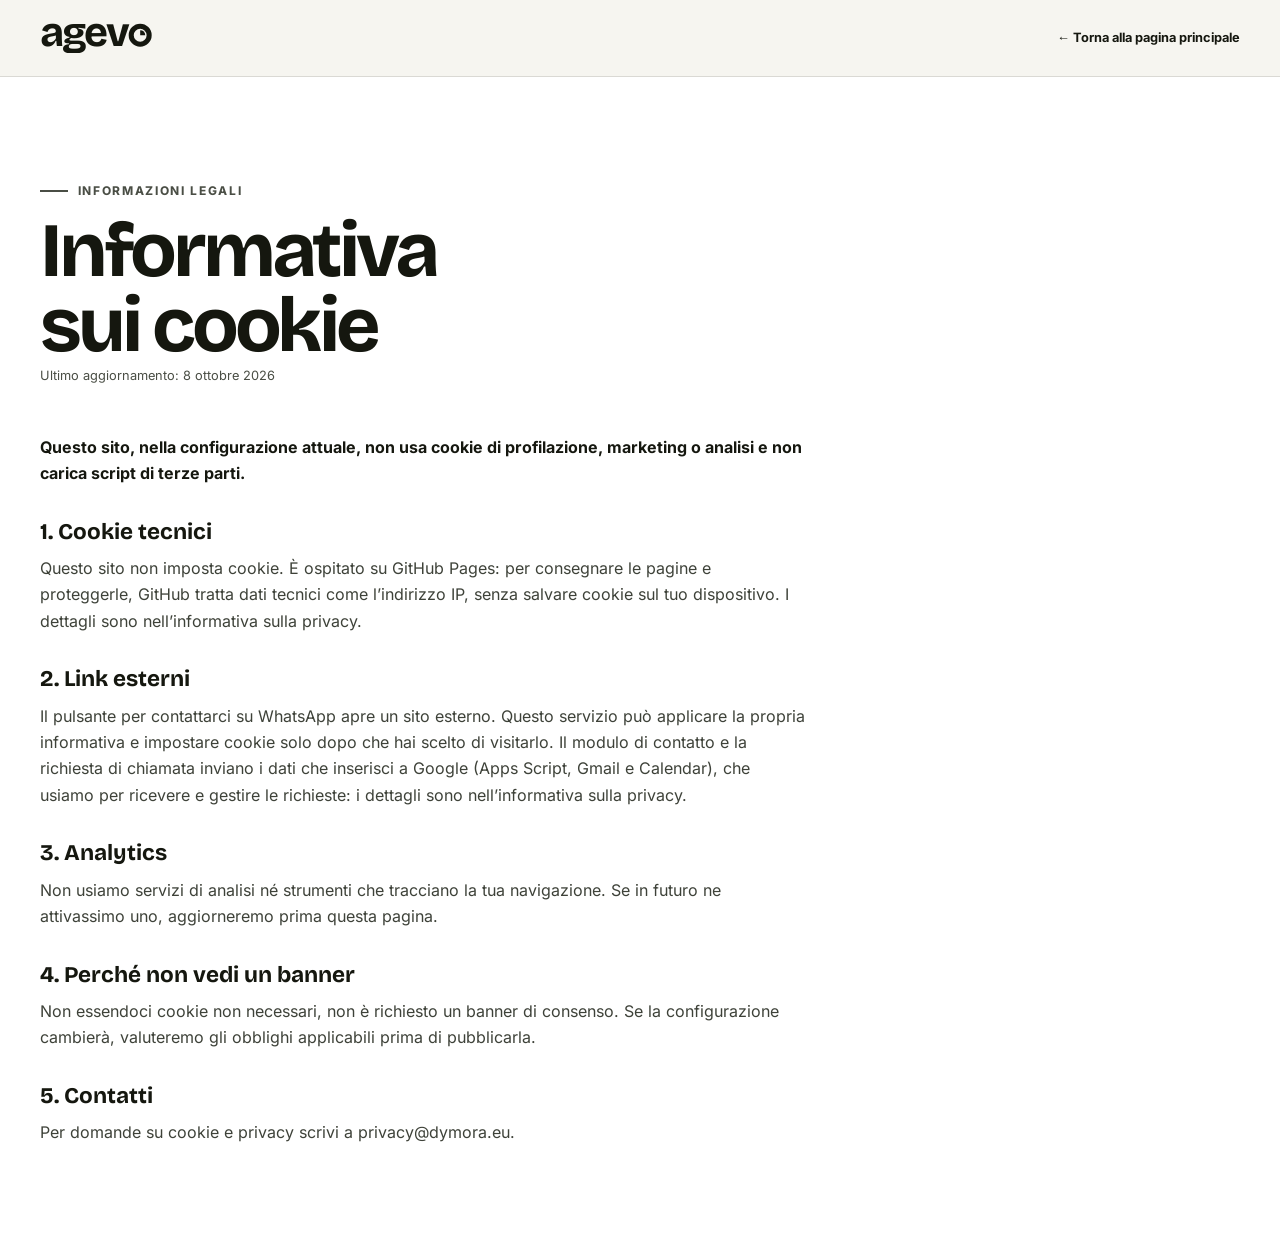
<file: cookie.html>
<!DOCTYPE html><html lang="it"><head><meta charset="UTF-8"><meta name="viewport" content="width=device-width, initial-scale=1"><meta name="theme-color" content="#f6f5f0"><meta name="description" content="Informativa sull’uso dei cookie nel sito Agevo."><link rel="canonical" href="https://agevo.dymora.eu/cookie"><link rel="icon" href="/favicon.svg" type="image/svg+xml"><link rel="preload" href="/_astro/bricolage-grotesque-latin-wght-normal.DLoelf7F.woff2" as="font" type="font/woff2" crossorigin><link rel="preload" href="/_astro/inter-latin-wght-normal.Dx4kXJAl.woff2" as="font" type="font/woff2" crossorigin><meta property="og:type" content="website"><meta property="og:locale" content="it_IT"><meta property="og:site_name" content="Agevo"><meta property="og:title" content="Informativa sui cookie — Agevo"><meta property="og:description" content="Informativa sull’uso dei cookie nel sito Agevo."><meta property="og:url" content="https://agevo.dymora.eu/cookie"><meta property="og:image" content="https://agevo.dymora.eu/og-agevo.png"><meta property="og:image:width" content="1200"><meta property="og:image:height" content="630"><meta name="twitter:card" content="summary_large_image"><meta name="twitter:title" content="Informativa sui cookie — Agevo"><meta name="twitter:description" content="Informativa sull’uso dei cookie nel sito Agevo."><meta name="twitter:image" content="https://agevo.dymora.eu/og-agevo.png"><title>Informativa sui cookie — Agevo</title><meta http-equiv="content-security-policy" content="default-src 'self';img-src 'self' data:;font-src 'self';connect-src 'self' https://script.google.com https://script.googleusercontent.com;form-action 'self' https://script.google.com;base-uri 'self';object-src 'none'; script-src 'self' 'sha256-Zwm9ZNeRJJUbSw9g3V161LFEaI15O9jPET10l2voU/4=' 'sha256-wHfckzg8xlhjogYlxuIhLeMAhO4a0CWV2Rhee8F5FHM=' 'sha256-A8jd3xZKqwVl6QTXkm2/uMkyAStGN6CLufEYXWx6ihw=' 'sha256-fYfZYmweJ17fstFdOmrN+zPg8GNyAulokll8GKqzinM=' 'sha256-ubpLmjCofQ5EklMTE4S3W16TAaPObsevyUeHU0HDpbA=' 'sha256-BF0290pkb3jxQsE7z00xR8Imp8X34FLC88L0lkMnrGw=' 'sha256-QzWFZi+FLIx23tnm9SBU4aEgx4x8DsuASP07mfqol/c=' 'sha256-0chmwFk0zaA528yFfGV7J9ppIpdfTPPULncDF3WG7Zs=' 'sha256-eIXWvAmxkr251LJZkjniEK5LcPF3NkapbJepohwYRIc=' 'sha256-Q2BPg90ZMplYY+FSdApNErhpWafg2hcRRbndmvxuL/Q='; style-src 'self' 'sha256-bG+nCBg2JIIu9OyKeaSP/yzFEGf59I6d6W4z6r/5l9E=' 'sha256-DWNaTawub8O4BiWcRA+0PSoRLyxHefwmbRlAvd4SF8g=' 'sha256-in7I2kAAWDCHfZvuVadRyv8QVe4h9kVnygH2kVbz+1o=' 'sha256-47DEQpj8HBSa+/TImW+5JCeuQeRkm5NMpJWZG3hSuFU=';"><link rel="stylesheet" href="/_astro/Logo.BDZhYhZf.css"><style>.legal-header[data-astro-cid-waosa6pj]{background:#f6f5f0;border-bottom:1px solid #15170f1f}.legal-header[data-astro-cid-waosa6pj]>div[data-astro-cid-waosa6pj]{justify-content:space-between;align-items:center;gap:1rem;min-height:4.75rem;display:flex}.legal-header[data-astro-cid-waosa6pj] a[data-astro-cid-waosa6pj]:first-child{width:7rem;display:flex}.legal-header[data-astro-cid-waosa6pj] a[data-astro-cid-waosa6pj]:first-child svg{width:100%}.legal-header[data-astro-cid-waosa6pj] a[data-astro-cid-waosa6pj]:last-child{font-size:.8rem;font-weight:700}.legal-main[data-astro-cid-waosa6pj]{padding-block:clamp(3rem,8vw,6rem)}.legal-main[data-astro-cid-waosa6pj] .display-title[data-astro-cid-waosa6pj]{max-width:13ch}.updated[data-astro-cid-waosa6pj]{color:#4a4e45;font-size:.8rem}.dev-warning[data-astro-cid-waosa6pj]{color:#8b171c;background:#fff0f0;border:2px solid #a51f24;border-radius:.75rem;margin-bottom:2rem;padding:1rem;font-weight:750}.legal-copy[data-astro-cid-waosa6pj]{max-width:48rem;margin-top:3rem}.legal-copy[data-astro-cid-waosa6pj] h2[data-astro-cid-waosa6pj]{font:720 1.4rem/1.2 var(--font-display);margin:2rem 0 .6rem}.legal-copy[data-astro-cid-waosa6pj] p[data-astro-cid-waosa6pj]{color:#3e4239}.legal-copy[data-astro-cid-waosa6pj] strong[data-astro-cid-waosa6pj]{color:#15170f}@media (width<=600px){.legal-header[data-astro-cid-waosa6pj] a[data-astro-cid-waosa6pj]:last-child{text-align:right;max-width:9rem}}
</style></head><body><header class="legal-header" data-astro-cid-waosa6pj><div class="container-page" data-astro-cid-waosa6pj><a href="/" aria-label="Agevo, pagina principale" data-astro-cid-waosa6pj><svg class viewBox="0 0 92 25" role="img" aria-label="Agevo" data-astro-cid-f7espo7c><text x="0" y="19" fill="currentColor" font-family="Bricolage Grotesque Variable, sans-serif" font-size="34" font-weight="720" letter-spacing="-1.87" data-astro-cid-f7espo7c>agev</text><circle cx="82.31" cy="10.02" r="7.37" fill="none" stroke="currentColor" stroke-width="4.16" data-astro-cid-f7espo7c></circle><path d="M82.31 10.02V5.86a4.16 4.16 0 0 1 4.16 4.16Z" class="logo-accent" data-astro-cid-f7espo7c></path></svg></a><a href="/" data-astro-cid-waosa6pj>← Torna alla pagina principale</a></div></header><main id="main" class="legal-main container-page" data-astro-cid-waosa6pj><p class="section-kicker" data-astro-cid-waosa6pj>Informazioni legali</p><h1 class="display-title" data-astro-cid-waosa6pj>Informativa sui cookie</h1><p class="updated" data-astro-cid-waosa6pj>Ultimo aggiornamento: 8 ottobre 2026</p><div class="legal-copy" data-astro-cid-waosa6pj><p data-astro-cid-waosa6pj><strong data-astro-cid-waosa6pj>Questo sito, nella configurazione attuale, non usa cookie di profilazione, marketing o analisi e non carica script di terze parti.</strong></p><section data-astro-cid-waosa6pj><h2 data-astro-cid-waosa6pj>1. Cookie tecnici</h2><p data-astro-cid-waosa6pj>Questo sito non imposta cookie. È ospitato su GitHub Pages: per consegnare le pagine e proteggerle, GitHub tratta dati tecnici come l’indirizzo IP, senza salvare cookie sul tuo dispositivo. I dettagli sono nell’informativa sulla privacy.</p></section><section data-astro-cid-waosa6pj><h2 data-astro-cid-waosa6pj>2. Link esterni</h2><p data-astro-cid-waosa6pj>Il pulsante per contattarci su WhatsApp apre un sito esterno. Questo servizio può applicare la propria informativa e impostare cookie solo dopo che hai scelto di visitarlo. Il modulo di contatto e la richiesta di chiamata inviano i dati che inserisci a Google (Apps Script, Gmail e Calendar), che usiamo per ricevere e gestire le richieste: i dettagli sono nell’informativa sulla privacy.</p></section><section data-astro-cid-waosa6pj><h2 data-astro-cid-waosa6pj>3. Analytics</h2><p data-astro-cid-waosa6pj>Non usiamo servizi di analisi né strumenti che tracciano la tua navigazione. Se in futuro ne attivassimo uno, aggiorneremo prima questa pagina.</p></section><section data-astro-cid-waosa6pj><h2 data-astro-cid-waosa6pj>4. Perché non vedi un banner</h2><p data-astro-cid-waosa6pj>Non essendoci cookie non necessari, non è richiesto un banner di consenso. Se la configurazione cambierà, valuteremo gli obblighi applicabili prima di pubblicarla.</p></section><section data-astro-cid-waosa6pj><h2 data-astro-cid-waosa6pj>5. Contatti</h2><p data-astro-cid-waosa6pj>Per domande su cookie e privacy scrivi a privacy@dymora.eu.</p></section></div></main><!-- Script elaborato da Astro (non is:inline), così entra negli hash della CSP. --><script type="module">var e=window.matchMedia(`(prefers-reduced-motion: reduce)`).matches,t=document.querySelectorAll(`.reveal`);if(e||!(`IntersectionObserver`in window))t.forEach(e=>e.classList.add(`is-visible`));else{let e=new IntersectionObserver(t=>{t.forEach(t=>{t.isIntersecting&&(t.target.classList.add(`is-visible`),e.unobserve(t.target))})},{threshold:.12});t.forEach(t=>e.observe(t))}</script></body></html>
</file>
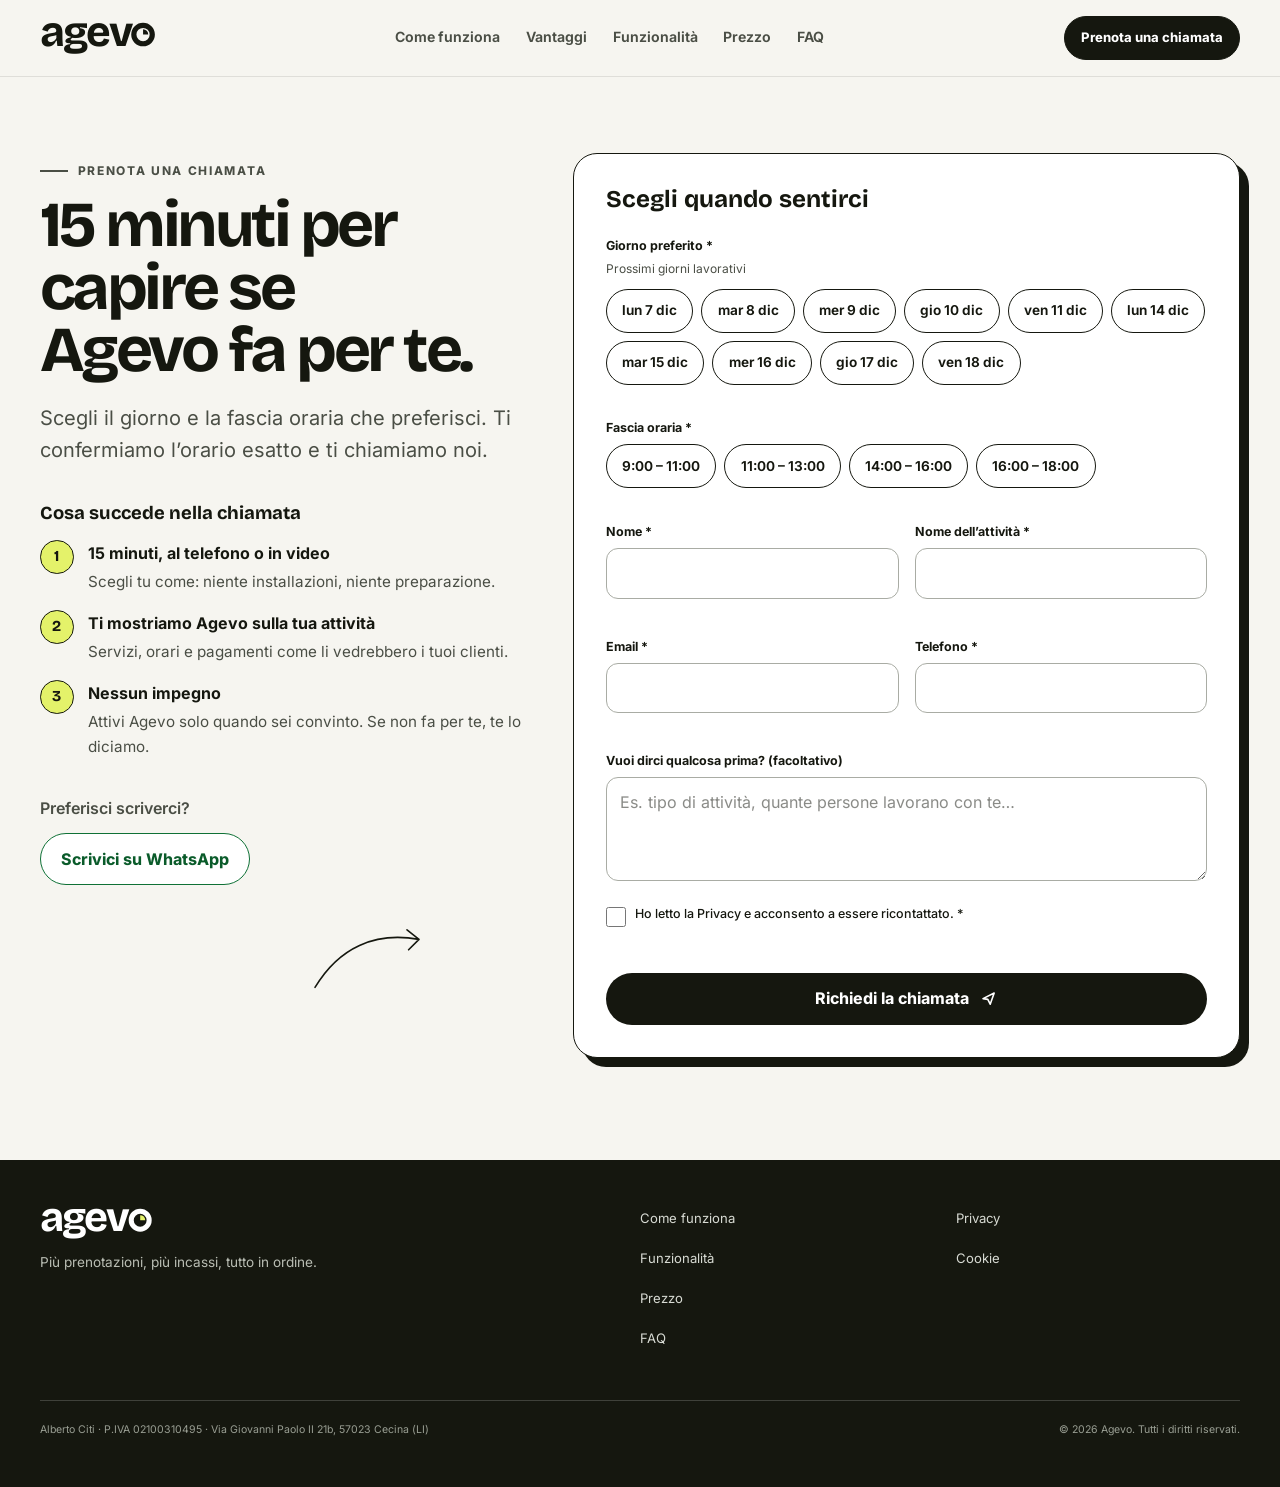
<file: prenota-chiamata.html>
<!DOCTYPE html><html lang="it"><head><meta charset="UTF-8"><meta name="viewport" content="width=device-width, initial-scale=1"><meta name="theme-color" content="#f6f5f0"><meta name="description" content="Scegli giorno e fascia oraria: ti mostriamo Agevo sulla tua attività in una chiamata di 15 minuti, senza impegno."><link rel="canonical" href="https://agevo.dymora.eu/prenota-chiamata"><link rel="icon" href="/favicon.svg" type="image/svg+xml"><link rel="preload" href="/_astro/bricolage-grotesque-latin-wght-normal.DLoelf7F.woff2" as="font" type="font/woff2" crossorigin><link rel="preload" href="/_astro/inter-latin-wght-normal.Dx4kXJAl.woff2" as="font" type="font/woff2" crossorigin><meta property="og:type" content="website"><meta property="og:locale" content="it_IT"><meta property="og:site_name" content="Agevo"><meta property="og:title" content="Prenota una chiamata di 15 minuti — Agevo"><meta property="og:description" content="Scegli giorno e fascia oraria: ti mostriamo Agevo sulla tua attività in una chiamata di 15 minuti, senza impegno."><meta property="og:url" content="https://agevo.dymora.eu/prenota-chiamata"><meta property="og:image" content="https://agevo.dymora.eu/og-agevo.png"><meta property="og:image:width" content="1200"><meta property="og:image:height" content="630"><meta name="twitter:card" content="summary_large_image"><meta name="twitter:title" content="Prenota una chiamata di 15 minuti — Agevo"><meta name="twitter:description" content="Scegli giorno e fascia oraria: ti mostriamo Agevo sulla tua attività in una chiamata di 15 minuti, senza impegno."><meta name="twitter:image" content="https://agevo.dymora.eu/og-agevo.png"><title>Prenota una chiamata di 15 minuti — Agevo</title><meta http-equiv="content-security-policy" content="default-src 'self';img-src 'self' data:;font-src 'self';connect-src 'self' https://script.google.com https://script.googleusercontent.com;form-action 'self' https://script.google.com;base-uri 'self';object-src 'none'; script-src 'self' 'sha256-Zwm9ZNeRJJUbSw9g3V161LFEaI15O9jPET10l2voU/4=' 'sha256-wHfckzg8xlhjogYlxuIhLeMAhO4a0CWV2Rhee8F5FHM=' 'sha256-A8jd3xZKqwVl6QTXkm2/uMkyAStGN6CLufEYXWx6ihw=' 'sha256-fYfZYmweJ17fstFdOmrN+zPg8GNyAulokll8GKqzinM=' 'sha256-ubpLmjCofQ5EklMTE4S3W16TAaPObsevyUeHU0HDpbA=' 'sha256-BF0290pkb3jxQsE7z00xR8Imp8X34FLC88L0lkMnrGw=' 'sha256-QzWFZi+FLIx23tnm9SBU4aEgx4x8DsuASP07mfqol/c=' 'sha256-0chmwFk0zaA528yFfGV7J9ppIpdfTPPULncDF3WG7Zs=' 'sha256-eIXWvAmxkr251LJZkjniEK5LcPF3NkapbJepohwYRIc=' 'sha256-Q2BPg90ZMplYY+FSdApNErhpWafg2hcRRbndmvxuL/Q='; style-src 'self' 'sha256-bG+nCBg2JIIu9OyKeaSP/yzFEGf59I6d6W4z6r/5l9E=' 'sha256-DWNaTawub8O4BiWcRA+0PSoRLyxHefwmbRlAvd4SF8g=' 'sha256-in7I2kAAWDCHfZvuVadRyv8QVe4h9kVnygH2kVbz+1o=' 'sha256-47DEQpj8HBSa+/TImW+5JCeuQeRkm5NMpJWZG3hSuFU=';"><link rel="stylesheet" href="/_astro/Logo.BDZhYhZf.css"><link rel="stylesheet" href="/_astro/Footer.DIUwHYtL.css"><style>.call-page[data-astro-cid-gphjp7pg]{padding-block:calc(var(--header-height) + clamp(2.5rem, 6vw, 5rem)) clamp(4rem, 8vw, 6.5rem);background:#f6f5f0}.call-grid[data-astro-cid-gphjp7pg]{grid-template-columns:minmax(0,1fr);gap:2.5rem;display:grid}.call-copy[data-astro-cid-gphjp7pg]{position:relative}.call-copy[data-astro-cid-gphjp7pg] .display-title[data-astro-cid-gphjp7pg]{max-width:12ch;font-size:clamp(2.3rem,5vw,4.2rem)}.points-title[data-astro-cid-gphjp7pg]{font:720 1.15rem/1.2 var(--font-display);margin:2.25rem 0 1rem}.call-points[data-astro-cid-gphjp7pg]{counter-reset:point;gap:1rem;margin:0;padding:0;list-style:none;display:grid}.call-points[data-astro-cid-gphjp7pg] li[data-astro-cid-gphjp7pg]{counter-increment:point;gap:.15rem;padding-left:3rem;display:grid;position:relative}.call-points[data-astro-cid-gphjp7pg] li[data-astro-cid-gphjp7pg]:before{content:counter(point);width:2.1rem;height:2.1rem;font:720 .95rem/1 var(--font-display);background:#e4f26a;border:1.5px solid #15170f;border-radius:50%;place-items:center;display:grid;position:absolute;top:0;left:0}.call-points[data-astro-cid-gphjp7pg] span[data-astro-cid-gphjp7pg]{color:#4a4e45;font-size:.95rem}.whatsapp-lead[data-astro-cid-gphjp7pg]{color:#4a4e45;margin:2.25rem 0 .75rem;font-weight:600}.call-copy[data-astro-cid-gphjp7pg] .button-whatsapp[data-astro-cid-gphjp7pg]{background:#fff}.call-arrow[data-astro-cid-gphjp7pg]{fill:none;stroke:#15170f;stroke-linecap:round;stroke-linejoin:round;stroke-width:2px;display:none}.choice-group[data-astro-cid-gphjp7pg]{border:0;min-width:0;margin:0 0 .75rem;padding:0}.choice-hint[data-astro-cid-gphjp7pg]{color:#4a4e45;margin:-.2rem 0 .6rem;font-size:.75rem}.choices[data-astro-cid-gphjp7pg]{flex-wrap:wrap;gap:.5rem;display:flex}.choices[data-astro-cid-gphjp7pg] .field[data-astro-cid-gphjp7pg]{width:100%;margin:0}.choices[data-astro-cid-gphjp7pg] .choice{display:inline-flex;position:relative}.choices[data-astro-cid-gphjp7pg] .choice input{opacity:0;cursor:pointer;margin:0;position:absolute;inset:0}.choices[data-astro-cid-gphjp7pg] .choice span{white-space:nowrap;min-height:2.75rem;transition:background-color var(--motion-fast) ease, box-shadow var(--motion-fast) ease;background:#fff;border:1.5px solid #15170f;border-radius:999px;align-items:center;padding:.45rem .95rem;font-size:.85rem;font-weight:650;display:inline-flex}.choices[data-astro-cid-gphjp7pg] .choice:hover span{background:#f6f5f0}.choices[data-astro-cid-gphjp7pg] .choice input:checked+span{background:#e4f26a;box-shadow:3px 3px #15170f}.choices[data-astro-cid-gphjp7pg] .choice input:focus-visible+span{outline-offset:3px;outline:3px solid #15170f}.choices[data-astro-cid-gphjp7pg] .choice input[aria-invalid=true]+span{border-color:#c9282e}@media (width<=559px){.day-choices[data-astro-cid-gphjp7pg]{scroll-snap-type:x proximity;flex-wrap:nowrap;margin-inline:-.25rem;padding:.25rem .25rem .6rem;overflow-x:auto}.day-choices[data-astro-cid-gphjp7pg] .choice{scroll-snap-align:start;flex:none}}@media (width>=960px){.call-grid[data-astro-cid-gphjp7pg]{grid-template-columns:.85fr 1.15fr;align-items:start}.call-copy[data-astro-cid-gphjp7pg]{top:calc(var(--header-height) + 2rem);position:sticky}.call-arrow[data-astro-cid-gphjp7pg]{width:8rem;margin:2rem 0 0 55%;display:block}}
</style></head><body><a class="skip-link" href="#main" data-astro-cid-nen7h5rs>Vai al contenuto</a><header class="site-header" data-header data-astro-cid-nen7h5rs><div class="container-page header-inner" data-astro-cid-nen7h5rs><a class="logo-link" href="/" aria-label="Agevo, pagina principale" data-astro-cid-nen7h5rs><svg class viewBox="0 0 92 25" role="img" aria-label="Agevo" data-astro-cid-f7espo7c><text x="0" y="19" fill="currentColor" font-family="Bricolage Grotesque Variable, sans-serif" font-size="34" font-weight="720" letter-spacing="-1.87" data-astro-cid-f7espo7c>agev</text><circle cx="82.31" cy="10.02" r="7.37" fill="none" stroke="currentColor" stroke-width="4.16" data-astro-cid-f7espo7c></circle><path d="M82.31 10.02V5.86a4.16 4.16 0 0 1 4.16 4.16Z" class="logo-accent" data-astro-cid-f7espo7c></path></svg></a><nav class="desktop-nav" aria-label="Navigazione principale" data-astro-cid-nen7h5rs><a href="/#come-funziona" data-astro-cid-nen7h5rs>Come funziona</a><a href="/#vantaggi" data-astro-cid-nen7h5rs>Vantaggi</a><a href="/#funzionalita" data-astro-cid-nen7h5rs>Funzionalità</a><a href="/#prezzo" data-astro-cid-nen7h5rs>Prezzo</a><a href="/#faq" data-astro-cid-nen7h5rs>FAQ</a></nav><a class="button-primary header-cta" href="/prenota-chiamata" aria-current="page" aria-current="page" data-astro-cid-nen7h5rs>Prenota una chiamata</a><button class="menu-button" type="button" aria-expanded="false" aria-controls="mobile-menu" aria-label="Apri il menu" data-menu-button data-astro-cid-nen7h5rs><span data-astro-cid-nen7h5rs></span><span data-astro-cid-nen7h5rs></span><span data-astro-cid-nen7h5rs></span></button></div><div id="mobile-menu" class="mobile-menu" hidden data-mobile-menu data-astro-cid-nen7h5rs><nav aria-label="Navigazione mobile" data-astro-cid-nen7h5rs><a href="/#come-funziona" data-astro-cid-nen7h5rs>Come funziona</a><a href="/#vantaggi" data-astro-cid-nen7h5rs>Vantaggi</a><a href="/#funzionalita" data-astro-cid-nen7h5rs>Funzionalità</a><a href="/#prezzo" data-astro-cid-nen7h5rs>Prezzo</a><a href="/#faq" data-astro-cid-nen7h5rs>FAQ</a></nav></div></header><div class="mobile-actions" aria-label="Contatti rapidi" data-astro-cid-nen7h5rs><a class="button-primary" href="/prenota-chiamata" aria-current="page" data-astro-cid-nen7h5rs>Prenota una chiamata</a><a class="whatsapp-mini" href="https://wa.me/393513147035?text=Ciao%20Agevo%2C%20vorrei%20capire%20come%20semplificare%20le%20prenotazioni%20della%20mia%20attivit%C3%A0." target="_blank" rel="noopener noreferrer" aria-label="Scrivici su WhatsApp" data-astro-cid-nen7h5rs><svg viewBox="0 0 24 24" aria-hidden="true" data-astro-cid-nen7h5rs><path d="M20.5 3.5A11.8 11.8 0 0 0 12.1 0C5.6 0 .3 5.3.3 11.8c0 2.1.6 4.1 1.6 5.9L.2 24l6.4-1.7a11.8 11.8 0 0 0 5.6 1.4h.1c6.5 0 11.8-5.3 11.8-11.8 0-3.2-1.3-6.1-3.6-8.4Zm-8.3 18.2c-1.8 0-3.6-.5-5.1-1.4l-.4-.2-3.8 1 1-3.7-.2-.4A9.7 9.7 0 1 1 22 11.9c0 5.4-4.4 9.8-9.8 9.8Zm5.4-7.3c-.3-.1-1.8-.9-2.1-1-.3-.1-.5-.1-.7.2l-.9 1.1c-.2.2-.4.2-.7.1-1.8-.9-3-1.6-4.2-3.7-.3-.6.3-.6.9-1.9.1-.2 0-.4 0-.6l-.9-2c-.2-.6-.5-.5-.7-.5h-.6c-.2 0-.6.1-.9.4-.3.4-1.2 1.2-1.2 2.9 0 1.7 1.3 3.4 1.4 3.6.2.2 2.5 3.8 6 5.3 2.2.9 3 .9 4.1.8.7-.1 1.8-.7 2-1.4.3-.7.3-1.3.2-1.4-.1-.2-.3-.2-.6-.4Z" data-astro-cid-nen7h5rs></path></svg></a></div><script type="module">var e=document.querySelector(`[data-menu-button]`),t=document.querySelector(`[data-mobile-menu]`),n=()=>{e&&t&&(e.setAttribute(`aria-expanded`,`false`),e.setAttribute(`aria-label`,`Apri il menu`),t.hidden=!0)};e?.addEventListener(`click`,()=>{if(!t)return;let n=e.getAttribute(`aria-expanded`)===`true`;e.setAttribute(`aria-expanded`,String(!n)),e.setAttribute(`aria-label`,n?`Apri il menu`:`Chiudi il menu`),t.hidden=n}),t?.querySelectorAll(`a`).forEach(e=>e.addEventListener(`click`,n)),document.addEventListener(`keydown`,t=>{t.key===`Escape`&&e?.getAttribute(`aria-expanded`)===`true`&&(n(),e.focus())}),window.addEventListener(`resize`,()=>{window.innerWidth>=768&&n()});</script><main id="main" class="call-page" data-astro-cid-gphjp7pg><div class="container-page call-grid" data-astro-cid-gphjp7pg><div class="call-copy" data-astro-cid-gphjp7pg><p class="section-kicker" data-astro-cid-gphjp7pg>Prenota una chiamata</p><h1 class="display-title" data-astro-cid-gphjp7pg>15 minuti per capire se Agevo fa per te.</h1><p class="section-lead" data-astro-cid-gphjp7pg>Scegli il giorno e la fascia oraria che preferisci. Ti confermiamo l’orario esatto e ti chiamiamo noi.</p><h2 class="points-title" data-astro-cid-gphjp7pg>Cosa succede nella chiamata</h2><ol class="call-points" data-astro-cid-gphjp7pg><li data-astro-cid-gphjp7pg><strong data-astro-cid-gphjp7pg>15 minuti, al telefono o in video</strong><span data-astro-cid-gphjp7pg>Scegli tu come: niente installazioni, niente preparazione.</span></li><li data-astro-cid-gphjp7pg><strong data-astro-cid-gphjp7pg>Ti mostriamo Agevo sulla tua attività</strong><span data-astro-cid-gphjp7pg>Servizi, orari e pagamenti come li vedrebbero i tuoi clienti.</span></li><li data-astro-cid-gphjp7pg><strong data-astro-cid-gphjp7pg>Nessun impegno</strong><span data-astro-cid-gphjp7pg>Attivi Agevo solo quando sei convinto. Se non fa per te, te lo diciamo.</span></li></ol><p class="whatsapp-lead" data-astro-cid-gphjp7pg>Preferisci scriverci?</p><a class="button-whatsapp" href="https://wa.me/393513147035?text=Ciao%20Agevo%2C%20vorrei%20capire%20come%20semplificare%20le%20prenotazioni%20della%20mia%20attivit%C3%A0." target="_blank" rel="noopener noreferrer" data-astro-cid-gphjp7pg>Scrivici su WhatsApp</a><svg class="call-arrow" viewBox="0 0 160 100" aria-hidden="true" data-astro-cid-gphjp7pg><path d="M5 88c30-50 75-70 130-60m0 0-15-12m15 12-13 13" data-astro-cid-gphjp7pg></path></svg></div><form class="lead-form call-form" action="https://script.google.com/macros/s/AKfycbyFgklEWcgqWFn99geuz9UvAyWODFfm7aZgCXDUl4L1e6GbyYn1KIriVq4VR88uoBFx/exec" method="POST" novalidate data-lead-form data-endpoint="https://script.google.com/macros/s/AKfycbyFgklEWcgqWFn99geuz9UvAyWODFfm7aZgCXDUl4L1e6GbyYn1KIriVq4VR88uoBFx/exec" data-copy="{&quot;errorSummary&quot;:&quot;Controlla questi campi:&quot;,&quot;required&quot;:&quot;Campo obbligatorio.&quot;,&quot;invalidEmail&quot;:&quot;Inserisci un indirizzo email valido.&quot;,&quot;consentError&quot;:&quot;Serve il consenso per poterti ricontattare.&quot;,&quot;setupError&quot;:&quot;Il modulo non è ancora configurato. Scrivici su WhatsApp, oppure imposta PUBLIC_FORM_ENDPOINT.&quot;,&quot;genericError&quot;:&quot;Non siamo riusciti a inviare. Riprova oppure scrivici su WhatsApp.&quot;,&quot;success&quot;:&quot;Richiesta ricevuta!&quot;,&quot;successNote&quot;:&quot;Ti abbiamo inviato un riepilogo via email. Entro un giorno lavorativo ti confermiamo l’orario esatto.&quot;,&quot;submit&quot;:&quot;Richiedi la chiamata&quot;,&quot;sending&quot;:&quot;Invio in corso…&quot;}" data-astro-cid-gphjp7pg><h2 data-astro-cid-gphjp7pg>Scegli quando sentirci</h2><div class="error-summary" role="alert" tabindex="-1" hidden data-error-summary data-astro-cid-gphjp7pg></div><fieldset class="choice-group" data-astro-cid-gphjp7pg><legend data-astro-cid-gphjp7pg>Giorno preferito <span aria-hidden="true" data-astro-cid-gphjp7pg>*</span></legend><p class="choice-hint" data-astro-cid-gphjp7pg>Prossimi giorni lavorativi</p><div class="choices day-choices" data-day-choices data-astro-cid-gphjp7pg><div class="field" data-astro-cid-gphjp7pg><input id="day" name="day" type="date" required aria-label="Giorno preferito" data-astro-cid-gphjp7pg></div></div><p id="day-error" class="field-error" data-astro-cid-gphjp7pg></p></fieldset><fieldset class="choice-group" data-astro-cid-gphjp7pg><legend data-astro-cid-gphjp7pg>Fascia oraria <span aria-hidden="true" data-astro-cid-gphjp7pg>*</span></legend><div class="choices slot-choices" data-astro-cid-gphjp7pg><label class="choice" data-astro-cid-gphjp7pg><input id="slot" name="slot" type="radio" value="9:00 – 11:00" required data-astro-cid-gphjp7pg><span data-astro-cid-gphjp7pg>9:00 – 11:00</span></label><label class="choice" data-astro-cid-gphjp7pg><input id="slot-1" name="slot" type="radio" value="11:00 – 13:00" required data-astro-cid-gphjp7pg><span data-astro-cid-gphjp7pg>11:00 – 13:00</span></label><label class="choice" data-astro-cid-gphjp7pg><input id="slot-2" name="slot" type="radio" value="14:00 – 16:00" required data-astro-cid-gphjp7pg><span data-astro-cid-gphjp7pg>14:00 – 16:00</span></label><label class="choice" data-astro-cid-gphjp7pg><input id="slot-3" name="slot" type="radio" value="16:00 – 18:00" required data-astro-cid-gphjp7pg><span data-astro-cid-gphjp7pg>16:00 – 18:00</span></label></div><p id="slot-error" class="field-error" data-astro-cid-gphjp7pg></p></fieldset><div class="field-row" data-astro-cid-gphjp7pg><div class="field" data-astro-cid-gphjp7pg><label for="name" data-astro-cid-gphjp7pg>Nome <span aria-hidden="true" data-astro-cid-gphjp7pg>*</span></label><input id="name" name="name" type="text" autocomplete="name" required data-astro-cid-gphjp7pg><p id="name-error" class="field-error" data-astro-cid-gphjp7pg></p></div><div class="field" data-astro-cid-gphjp7pg><label for="business" data-astro-cid-gphjp7pg>Nome dell’attività <span aria-hidden="true" data-astro-cid-gphjp7pg>*</span></label><input id="business" name="business" type="text" autocomplete="organization" required data-astro-cid-gphjp7pg><p id="business-error" class="field-error" data-astro-cid-gphjp7pg></p></div></div><div class="field-row" data-astro-cid-gphjp7pg><div class="field" data-astro-cid-gphjp7pg><label for="email" data-astro-cid-gphjp7pg>Email <span aria-hidden="true" data-astro-cid-gphjp7pg>*</span></label><input id="email" name="email" type="email" inputmode="email" autocomplete="email" required data-astro-cid-gphjp7pg><p id="email-error" class="field-error" data-astro-cid-gphjp7pg></p></div><div class="field" data-astro-cid-gphjp7pg><label for="phone" data-astro-cid-gphjp7pg>Telefono <span aria-hidden="true" data-astro-cid-gphjp7pg>*</span></label><input id="phone" name="phone" type="tel" inputmode="tel" autocomplete="tel" required data-astro-cid-gphjp7pg><p id="phone-error" class="field-error" data-astro-cid-gphjp7pg></p></div></div><div class="field" data-astro-cid-gphjp7pg><label for="message" data-astro-cid-gphjp7pg>Vuoi dirci qualcosa prima? (facoltativo)</label><textarea id="message" name="message" rows="3" placeholder="Es. tipo di attività, quante persone lavorano con te…" data-astro-cid-gphjp7pg></textarea></div><input type="hidden" name="request_type" value="chiamata" data-astro-cid-gphjp7pg><input type="hidden" name="_subject" value="Richiesta chiamata — Agevo" data-astro-cid-gphjp7pg><input type="hidden" name="subject" value="Richiesta chiamata — Agevo" data-astro-cid-gphjp7pg><input type="hidden" name="source" value="" data-source data-astro-cid-gphjp7pg><div class="honeypot" aria-hidden="true" data-astro-cid-gphjp7pg><label for="website" data-astro-cid-gphjp7pg>Non compilare</label><input id="website" name="website" type="text" tabindex="-1" autocomplete="off" data-astro-cid-gphjp7pg></div><div class="consent" data-astro-cid-gphjp7pg><input id="consent" name="consent" type="checkbox" required data-astro-cid-gphjp7pg><label for="consent" data-astro-cid-gphjp7pg>Ho letto la <a href="/privacy" data-astro-cid-gphjp7pg>Privacy</a> e acconsento a essere ricontattato. <span aria-hidden="true" data-astro-cid-gphjp7pg>*</span></label><p id="consent-error" class="field-error" data-astro-cid-gphjp7pg></p></div><button class="button-primary submit-button" type="submit" data-submit data-astro-cid-gphjp7pg><span data-astro-cid-gphjp7pg>Richiedi la chiamata</span><svg viewBox="0 0 24 24" aria-hidden="true" data-astro-cid-gphjp7pg><path d="m5 12 14-7-5 14-3-6-6-1Z" data-astro-cid-gphjp7pg></path></svg></button><div class="form-status" role="status" aria-live="polite" hidden data-form-status data-astro-cid-gphjp7pg></div></form></div></main><footer class="footer" data-astro-cid-jo6i4kqk><div class="container-page footer-grid" data-astro-cid-jo6i4kqk><div data-astro-cid-jo6i4kqk><a class="footer-logo" href="/" aria-label="Agevo, pagina principale" data-astro-cid-jo6i4kqk><svg class viewBox="0 0 92 25" role="img" aria-label="Agevo" data-astro-cid-f7espo7c><text x="0" y="19" fill="currentColor" font-family="Bricolage Grotesque Variable, sans-serif" font-size="34" font-weight="720" letter-spacing="-1.87" data-astro-cid-f7espo7c>agev</text><circle cx="82.31" cy="10.02" r="7.37" fill="none" stroke="currentColor" stroke-width="4.16" data-astro-cid-f7espo7c></circle><path d="M82.31 10.02V5.86a4.16 4.16 0 0 1 4.16 4.16Z" class="logo-accent" data-astro-cid-f7espo7c></path></svg></a><p data-astro-cid-jo6i4kqk>Più prenotazioni, più incassi, tutto in ordine.</p></div><nav aria-label="Link nel piè di pagina" data-astro-cid-jo6i4kqk><a href="/#come-funziona" data-astro-cid-jo6i4kqk>Come funziona</a><a href="/#funzionalita" data-astro-cid-jo6i4kqk>Funzionalità</a><a href="/#prezzo" data-astro-cid-jo6i4kqk>Prezzo</a><a href="/#faq" data-astro-cid-jo6i4kqk>FAQ</a></nav><nav aria-label="Informazioni legali" data-astro-cid-jo6i4kqk><a href="/privacy" data-astro-cid-jo6i4kqk>Privacy</a><a href="/cookie" data-astro-cid-jo6i4kqk>Cookie</a></nav></div><div class="container-page legal-line" data-astro-cid-jo6i4kqk><span data-astro-cid-jo6i4kqk>Alberto Citi · P.IVA 02100310495 · Via Giovanni Paolo II 21b, 57023 Cecina (LI)</span><span data-astro-cid-jo6i4kqk>© 2026 Agevo. Tutti i diritti riservati.</span></div></footer><!-- Script elaborato da Astro (non is:inline), così entra negli hash della CSP. --><script type="module">var e=window.matchMedia(`(prefers-reduced-motion: reduce)`).matches,t=document.querySelectorAll(`.reveal`);if(e||!(`IntersectionObserver`in window))t.forEach(e=>e.classList.add(`is-visible`));else{let e=new IntersectionObserver(t=>{t.forEach(t=>{t.isIntersecting&&(t.target.classList.add(`is-visible`),e.unobserve(t.target))})},{threshold:.12});t.forEach(t=>e.observe(t))}</script></body></html><script type="module" src="/_astro/prenota-chiamata.astro_astro_type_script_index_0_lang.q7H3SxpT.js"></script>
</file>
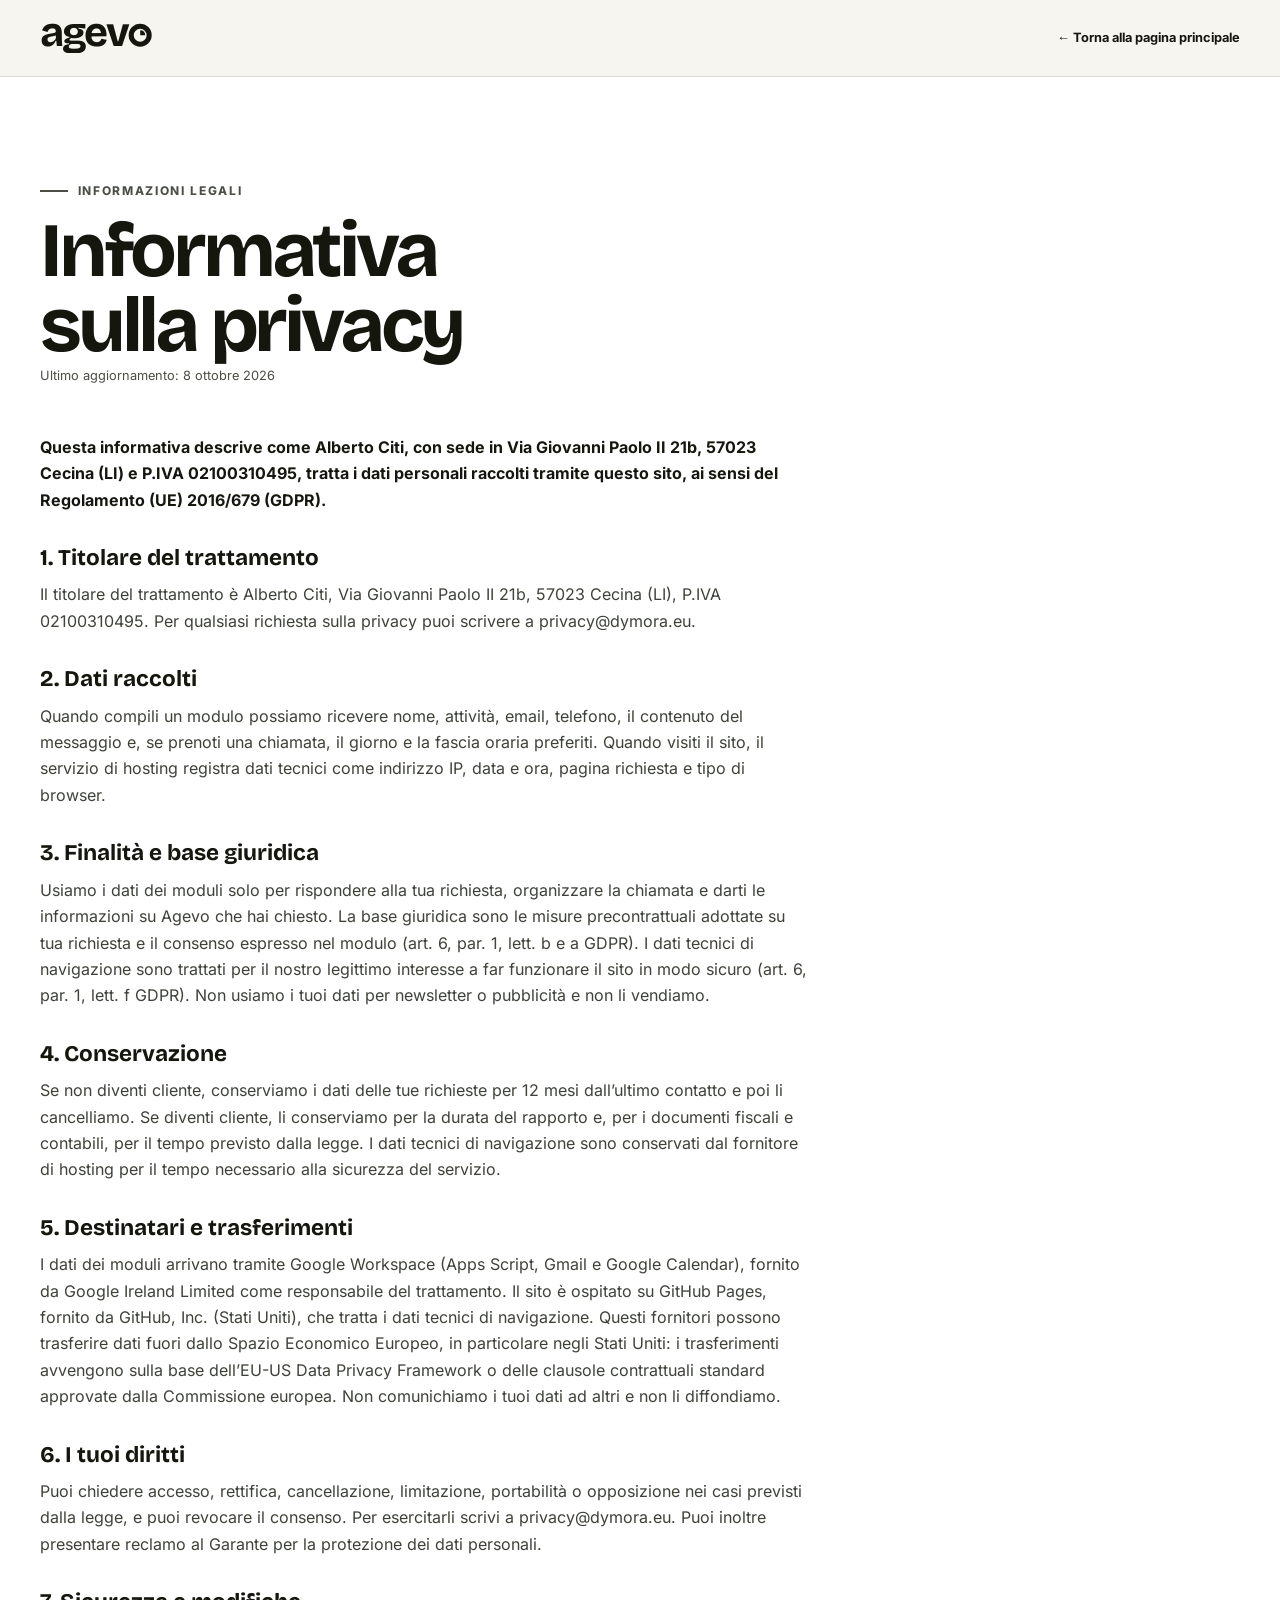
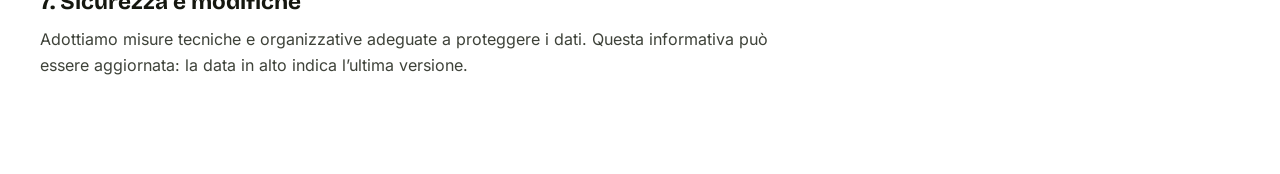
<file: privacy.html>
<!DOCTYPE html><html lang="it"><head><meta charset="UTF-8"><meta name="viewport" content="width=device-width, initial-scale=1"><meta name="theme-color" content="#f6f5f0"><meta name="description" content="Informativa sul trattamento dei dati personali del sito Agevo."><link rel="canonical" href="https://agevo.dymora.eu/privacy"><link rel="icon" href="/favicon.svg" type="image/svg+xml"><link rel="preload" href="/_astro/bricolage-grotesque-latin-wght-normal.DLoelf7F.woff2" as="font" type="font/woff2" crossorigin><link rel="preload" href="/_astro/inter-latin-wght-normal.Dx4kXJAl.woff2" as="font" type="font/woff2" crossorigin><meta property="og:type" content="website"><meta property="og:locale" content="it_IT"><meta property="og:site_name" content="Agevo"><meta property="og:title" content="Informativa sulla privacy — Agevo"><meta property="og:description" content="Informativa sul trattamento dei dati personali del sito Agevo."><meta property="og:url" content="https://agevo.dymora.eu/privacy"><meta property="og:image" content="https://agevo.dymora.eu/og-agevo.png"><meta property="og:image:width" content="1200"><meta property="og:image:height" content="630"><meta name="twitter:card" content="summary_large_image"><meta name="twitter:title" content="Informativa sulla privacy — Agevo"><meta name="twitter:description" content="Informativa sul trattamento dei dati personali del sito Agevo."><meta name="twitter:image" content="https://agevo.dymora.eu/og-agevo.png"><title>Informativa sulla privacy — Agevo</title><meta http-equiv="content-security-policy" content="default-src 'self';img-src 'self' data:;font-src 'self';connect-src 'self' https://script.google.com https://script.googleusercontent.com;form-action 'self' https://script.google.com;base-uri 'self';object-src 'none'; script-src 'self' 'sha256-Zwm9ZNeRJJUbSw9g3V161LFEaI15O9jPET10l2voU/4=' 'sha256-wHfckzg8xlhjogYlxuIhLeMAhO4a0CWV2Rhee8F5FHM=' 'sha256-A8jd3xZKqwVl6QTXkm2/uMkyAStGN6CLufEYXWx6ihw=' 'sha256-fYfZYmweJ17fstFdOmrN+zPg8GNyAulokll8GKqzinM=' 'sha256-ubpLmjCofQ5EklMTE4S3W16TAaPObsevyUeHU0HDpbA=' 'sha256-BF0290pkb3jxQsE7z00xR8Imp8X34FLC88L0lkMnrGw=' 'sha256-QzWFZi+FLIx23tnm9SBU4aEgx4x8DsuASP07mfqol/c=' 'sha256-0chmwFk0zaA528yFfGV7J9ppIpdfTPPULncDF3WG7Zs=' 'sha256-eIXWvAmxkr251LJZkjniEK5LcPF3NkapbJepohwYRIc=' 'sha256-Q2BPg90ZMplYY+FSdApNErhpWafg2hcRRbndmvxuL/Q='; style-src 'self' 'sha256-bG+nCBg2JIIu9OyKeaSP/yzFEGf59I6d6W4z6r/5l9E=' 'sha256-DWNaTawub8O4BiWcRA+0PSoRLyxHefwmbRlAvd4SF8g=' 'sha256-in7I2kAAWDCHfZvuVadRyv8QVe4h9kVnygH2kVbz+1o=' 'sha256-47DEQpj8HBSa+/TImW+5JCeuQeRkm5NMpJWZG3hSuFU=';"><link rel="stylesheet" href="/_astro/Logo.BDZhYhZf.css"><style>.legal-header[data-astro-cid-waosa6pj]{background:#f6f5f0;border-bottom:1px solid #15170f1f}.legal-header[data-astro-cid-waosa6pj]>div[data-astro-cid-waosa6pj]{justify-content:space-between;align-items:center;gap:1rem;min-height:4.75rem;display:flex}.legal-header[data-astro-cid-waosa6pj] a[data-astro-cid-waosa6pj]:first-child{width:7rem;display:flex}.legal-header[data-astro-cid-waosa6pj] a[data-astro-cid-waosa6pj]:first-child svg{width:100%}.legal-header[data-astro-cid-waosa6pj] a[data-astro-cid-waosa6pj]:last-child{font-size:.8rem;font-weight:700}.legal-main[data-astro-cid-waosa6pj]{padding-block:clamp(3rem,8vw,6rem)}.legal-main[data-astro-cid-waosa6pj] .display-title[data-astro-cid-waosa6pj]{max-width:13ch}.updated[data-astro-cid-waosa6pj]{color:#4a4e45;font-size:.8rem}.dev-warning[data-astro-cid-waosa6pj]{color:#8b171c;background:#fff0f0;border:2px solid #a51f24;border-radius:.75rem;margin-bottom:2rem;padding:1rem;font-weight:750}.legal-copy[data-astro-cid-waosa6pj]{max-width:48rem;margin-top:3rem}.legal-copy[data-astro-cid-waosa6pj] h2[data-astro-cid-waosa6pj]{font:720 1.4rem/1.2 var(--font-display);margin:2rem 0 .6rem}.legal-copy[data-astro-cid-waosa6pj] p[data-astro-cid-waosa6pj]{color:#3e4239}.legal-copy[data-astro-cid-waosa6pj] strong[data-astro-cid-waosa6pj]{color:#15170f}@media (width<=600px){.legal-header[data-astro-cid-waosa6pj] a[data-astro-cid-waosa6pj]:last-child{text-align:right;max-width:9rem}}
</style></head><body><header class="legal-header" data-astro-cid-waosa6pj><div class="container-page" data-astro-cid-waosa6pj><a href="/" aria-label="Agevo, pagina principale" data-astro-cid-waosa6pj><svg class viewBox="0 0 92 25" role="img" aria-label="Agevo" data-astro-cid-f7espo7c><text x="0" y="19" fill="currentColor" font-family="Bricolage Grotesque Variable, sans-serif" font-size="34" font-weight="720" letter-spacing="-1.87" data-astro-cid-f7espo7c>agev</text><circle cx="82.31" cy="10.02" r="7.37" fill="none" stroke="currentColor" stroke-width="4.16" data-astro-cid-f7espo7c></circle><path d="M82.31 10.02V5.86a4.16 4.16 0 0 1 4.16 4.16Z" class="logo-accent" data-astro-cid-f7espo7c></path></svg></a><a href="/" data-astro-cid-waosa6pj>← Torna alla pagina principale</a></div></header><main id="main" class="legal-main container-page" data-astro-cid-waosa6pj><p class="section-kicker" data-astro-cid-waosa6pj>Informazioni legali</p><h1 class="display-title" data-astro-cid-waosa6pj>Informativa sulla privacy</h1><p class="updated" data-astro-cid-waosa6pj>Ultimo aggiornamento: 8 ottobre 2026</p><div class="legal-copy" data-astro-cid-waosa6pj><p data-astro-cid-waosa6pj><strong data-astro-cid-waosa6pj>Questa informativa descrive come Alberto Citi, con sede in Via Giovanni Paolo II 21b, 57023 Cecina (LI) e P.IVA 02100310495, tratta i dati personali raccolti tramite questo sito, ai sensi del Regolamento (UE) 2016/679 (GDPR).</strong></p><section data-astro-cid-waosa6pj><h2 data-astro-cid-waosa6pj>1. Titolare del trattamento</h2><p data-astro-cid-waosa6pj>Il titolare del trattamento è Alberto Citi, Via Giovanni Paolo II 21b, 57023 Cecina (LI), P.IVA 02100310495. Per qualsiasi richiesta sulla privacy puoi scrivere a privacy@dymora.eu.</p></section><section data-astro-cid-waosa6pj><h2 data-astro-cid-waosa6pj>2. Dati raccolti</h2><p data-astro-cid-waosa6pj>Quando compili un modulo possiamo ricevere nome, attività, email, telefono, il contenuto del messaggio e, se prenoti una chiamata, il giorno e la fascia oraria preferiti. Quando visiti il sito, il servizio di hosting registra dati tecnici come indirizzo IP, data e ora, pagina richiesta e tipo di browser.</p></section><section data-astro-cid-waosa6pj><h2 data-astro-cid-waosa6pj>3. Finalità e base giuridica</h2><p data-astro-cid-waosa6pj>Usiamo i dati dei moduli solo per rispondere alla tua richiesta, organizzare la chiamata e darti le informazioni su Agevo che hai chiesto. La base giuridica sono le misure precontrattuali adottate su tua richiesta e il consenso espresso nel modulo (art. 6, par. 1, lett. b e a GDPR). I dati tecnici di navigazione sono trattati per il nostro legittimo interesse a far funzionare il sito in modo sicuro (art. 6, par. 1, lett. f GDPR). Non usiamo i tuoi dati per newsletter o pubblicità e non li vendiamo.</p></section><section data-astro-cid-waosa6pj><h2 data-astro-cid-waosa6pj>4. Conservazione</h2><p data-astro-cid-waosa6pj>Se non diventi cliente, conserviamo i dati delle tue richieste per 12 mesi dall’ultimo contatto e poi li cancelliamo. Se diventi cliente, li conserviamo per la durata del rapporto e, per i documenti fiscali e contabili, per il tempo previsto dalla legge. I dati tecnici di navigazione sono conservati dal fornitore di hosting per il tempo necessario alla sicurezza del servizio.</p></section><section data-astro-cid-waosa6pj><h2 data-astro-cid-waosa6pj>5. Destinatari e trasferimenti</h2><p data-astro-cid-waosa6pj>I dati dei moduli arrivano tramite Google Workspace (Apps Script, Gmail e Google Calendar), fornito da Google Ireland Limited come responsabile del trattamento. Il sito è ospitato su GitHub Pages, fornito da GitHub, Inc. (Stati Uniti), che tratta i dati tecnici di navigazione. Questi fornitori possono trasferire dati fuori dallo Spazio Economico Europeo, in particolare negli Stati Uniti: i trasferimenti avvengono sulla base dell’EU-US Data Privacy Framework o delle clausole contrattuali standard approvate dalla Commissione europea. Non comunichiamo i tuoi dati ad altri e non li diffondiamo.</p></section><section data-astro-cid-waosa6pj><h2 data-astro-cid-waosa6pj>6. I tuoi diritti</h2><p data-astro-cid-waosa6pj>Puoi chiedere accesso, rettifica, cancellazione, limitazione, portabilità o opposizione nei casi previsti dalla legge, e puoi revocare il consenso. Per esercitarli scrivi a privacy@dymora.eu. Puoi inoltre presentare reclamo al Garante per la protezione dei dati personali.</p></section><section data-astro-cid-waosa6pj><h2 data-astro-cid-waosa6pj>7. Sicurezza e modifiche</h2><p data-astro-cid-waosa6pj>Adottiamo misure tecniche e organizzative adeguate a proteggere i dati. Questa informativa può essere aggiornata: la data in alto indica l’ultima versione.</p></section></div></main><!-- Script elaborato da Astro (non is:inline), così entra negli hash della CSP. --><script type="module">var e=window.matchMedia(`(prefers-reduced-motion: reduce)`).matches,t=document.querySelectorAll(`.reveal`);if(e||!(`IntersectionObserver`in window))t.forEach(e=>e.classList.add(`is-visible`));else{let e=new IntersectionObserver(t=>{t.forEach(t=>{t.isIntersecting&&(t.target.classList.add(`is-visible`),e.unobserve(t.target))})},{threshold:.12});t.forEach(t=>e.observe(t))}</script></body></html>
</file>
<file: _astro/Footer.DIUwHYtL.css>
.skip-link[data-astro-cid-nen7h5rs]{z-index:1000;color:#fff;background:#15170f;border-radius:.5rem;padding:.65rem 1rem;font-weight:700;text-decoration:none;position:fixed;top:.5rem;left:.5rem;transform:translateY(-150%)}.skip-link[data-astro-cid-nen7h5rs]:focus{transform:translateY(0)}.site-header[data-astro-cid-nen7h5rs]{z-index:100;backdrop-filter:blur(14px);background:#f6f5f0eb;border-bottom:1px solid #15170f1a;position:fixed;inset:0 0 auto}.header-inner[data-astro-cid-nen7h5rs]{height:var(--header-height);justify-content:space-between;align-items:center;gap:1rem;display:flex}.logo-link[data-astro-cid-nen7h5rs]{color:#15170f;align-items:center;width:7.2rem;min-height:2.75rem;display:flex}.logo-link[data-astro-cid-nen7h5rs] svg{width:100%;height:auto}.desktop-nav[data-astro-cid-nen7h5rs]{align-items:center;gap:clamp(1rem,2vw,2rem);display:flex}.desktop-nav[data-astro-cid-nen7h5rs] a[data-astro-cid-nen7h5rs]{color:#4a4e45;min-height:2.75rem;padding-top:.55rem;font-size:.88rem;font-weight:650;text-decoration:none}.desktop-nav[data-astro-cid-nen7h5rs] a[data-astro-cid-nen7h5rs]:hover{color:#15170f;text-underline-offset:-.1rem;text-decoration:underline .35rem #e4f26a}.header-cta[data-astro-cid-nen7h5rs]{min-height:2.75rem;padding:.65rem 1rem;font-size:.82rem}.menu-button[data-astro-cid-nen7h5rs],.mobile-menu[data-astro-cid-nen7h5rs],.mobile-actions[data-astro-cid-nen7h5rs]{display:none}@media (width<=767px){.desktop-nav[data-astro-cid-nen7h5rs],.header-cta[data-astro-cid-nen7h5rs]{display:none}.menu-button[data-astro-cid-nen7h5rs]{background:0 0;border:0;border-radius:50%;place-content:center;gap:.3rem;width:3rem;height:3rem;display:grid}.menu-button[data-astro-cid-nen7h5rs] span[data-astro-cid-nen7h5rs]{background:#15170f;width:1.4rem;height:2px;transition:transform .2s;display:block}.menu-button[data-astro-cid-nen7h5rs][aria-expanded=true] span[data-astro-cid-nen7h5rs]:first-child{transform:translateY(.42rem)rotate(45deg)}.menu-button[data-astro-cid-nen7h5rs][aria-expanded=true] span[data-astro-cid-nen7h5rs]:nth-child(2){opacity:0}.menu-button[data-astro-cid-nen7h5rs][aria-expanded=true] span[data-astro-cid-nen7h5rs]:nth-child(3){transform:translateY(-.42rem)rotate(-45deg)}.mobile-menu[data-astro-cid-nen7h5rs]{background:#f6f5f0;border-top:1px solid #15170f1a;padding:1rem;display:block}.mobile-menu[data-astro-cid-nen7h5rs][hidden]{display:none}.mobile-menu[data-astro-cid-nen7h5rs] nav[data-astro-cid-nen7h5rs]{display:grid}.mobile-menu[data-astro-cid-nen7h5rs] a[data-astro-cid-nen7h5rs]{min-height:3.25rem;font-family:var(--font-display);border-bottom:1px solid #15170f1a;padding:.75rem .5rem;font-size:1.2rem;font-weight:700;text-decoration:none}.mobile-actions[data-astro-cid-nen7h5rs]{z-index:90;padding:.65rem max(.65rem, env(safe-area-inset-right)) calc(.65rem + env(safe-area-inset-bottom)) max(.65rem, env(safe-area-inset-left));background:#fff;border-top:1px solid #15170f29;grid-template-columns:1fr 3.4rem;gap:.55rem;display:grid;position:fixed;bottom:0;left:0;right:0}.mobile-actions[data-astro-cid-nen7h5rs] .button-primary[data-astro-cid-nen7h5rs]{min-height:3.25rem}.whatsapp-mini[data-astro-cid-nen7h5rs]{color:#0a5b2a;background:#e2f7e9;border-radius:50%;place-items:center;min-width:3.25rem;min-height:3.25rem;display:grid}.whatsapp-mini[data-astro-cid-nen7h5rs] svg[data-astro-cid-nen7h5rs]{fill:currentColor;width:1.55rem}}.footer[data-astro-cid-jo6i4kqk]{padding:3rem 0 calc(3rem + env(safe-area-inset-bottom));color:#fff;background:#15170f}.footer-grid[data-astro-cid-jo6i4kqk]{gap:2rem;display:grid}.footer-logo[data-astro-cid-jo6i4kqk]{color:#fff;--logo-accent:var(--color-highlight);width:7rem;display:flex}.footer-logo[data-astro-cid-jo6i4kqk] svg{width:100%}.footer[data-astro-cid-jo6i4kqk] p[data-astro-cid-jo6i4kqk]{color:#b9bdb3;max-width:20rem;margin:.75rem 0 0;font-size:.85rem}.footer[data-astro-cid-jo6i4kqk] nav[data-astro-cid-jo6i4kqk]{align-content:start;gap:.5rem;display:grid}.footer[data-astro-cid-jo6i4kqk] nav[data-astro-cid-jo6i4kqk] a[data-astro-cid-jo6i4kqk]{color:#d8dbd4;min-height:2rem;font-size:.82rem;text-decoration:none}.footer[data-astro-cid-jo6i4kqk] nav[data-astro-cid-jo6i4kqk] a[data-astro-cid-jo6i4kqk]:hover{text-underline-offset:.25rem;text-decoration:underline #e4f26a}.legal-line[data-astro-cid-jo6i4kqk]{color:#999e93;border-top:1px solid #ffffff2e;flex-wrap:wrap;justify-content:space-between;gap:.75rem;margin-top:2.5rem;padding-top:1.25rem;font-size:.66rem;display:flex}@media (width>=760px){.footer-grid[data-astro-cid-jo6i4kqk]{grid-template-columns:2fr 1fr 1fr}}
</file>
<file: _astro/index.DcshRNnT.css>
.notification[data-astro-cid-iulg3h6s]{color:#15170f;background:#fff;border:1px solid #15170f29;border-radius:1rem;align-items:center;gap:.75rem;width:min(19rem,100vw - 2rem);padding:.9rem;display:flex;box-shadow:0 16px 40px #15170f21}.notification__dot[data-astro-cid-iulg3h6s]{background:#147d2b;border-radius:50%;flex:none;width:.7rem;height:.7rem;box-shadow:0 0 0 5px #e9efe6}strong[data-astro-cid-iulg3h6s]{font-size:.82rem;line-height:1.2;display:block}p[data-astro-cid-iulg3h6s]{color:#4a4e45;margin:.18rem 0 0;font-size:.73rem;line-height:1.25}svg[data-astro-cid-iulg3h6s]{fill:none;stroke:#147d2b;stroke-linecap:round;stroke-linejoin:round;stroke-width:2.5px;width:1.4rem;height:1.4rem;margin-left:auto}.booking-visual[data-astro-cid-67rg3zf2]{place-items:center;min-height:39rem;display:grid;position:relative}.phone[data-astro-cid-67rg3zf2]{background:#15170f;border:2px solid #15170f;border-radius:2.8rem;width:min(19rem,82vw);padding:.65rem;position:relative;transform:rotate(2deg);box-shadow:0 28px 80px #15170f33}.phone__top[data-astro-cid-67rg3zf2]{z-index:3;background:#15170f;border-radius:999px;width:5rem;height:1.3rem;position:absolute;top:1rem;left:50%;transform:translate(-50%)}.phone__screen[data-astro-cid-67rg3zf2]{background:#f6f5f0;border-radius:2.1rem;height:37rem;position:relative;overflow:hidden}.brand-row[data-astro-cid-67rg3zf2]{border-bottom:1px solid #15170f1a;align-items:center;gap:.5rem;height:4.5rem;padding:1.4rem 1.1rem .7rem;font-size:.85rem;display:flex}.brand-mark[data-astro-cid-67rg3zf2]{width:1.8rem;height:1.8rem;font:700 .85rem/1 var(--font-display);background:#e4f26a;border-radius:50%;place-items:center;display:grid}.tiny[data-astro-cid-67rg3zf2]{color:#4a4e45;margin-left:auto;font-size:.65rem}.progress[data-astro-cid-67rg3zf2]{gap:.35rem;padding:.85rem 1.1rem 0;display:flex}.progress[data-astro-cid-67rg3zf2] i[data-astro-cid-67rg3zf2]{background:#d8d9d3;border-radius:99px;width:2.2rem;height:.25rem}.progress[data-astro-cid-67rg3zf2] i[data-astro-cid-67rg3zf2]:first-child{background:#15170f;animation:8s infinite progress}.flow[data-astro-cid-67rg3zf2]{animation-duration:8s;animation-iteration-count:infinite;animation-timing-function:var(--ease-out);background:#f6f5f0;padding:1.4rem 1.1rem;position:absolute;inset:6rem 0 0}.flow--one[data-astro-cid-67rg3zf2]{animation-name:step-one}.flow--two[data-astro-cid-67rg3zf2]{animation-name:step-two}.flow--three[data-astro-cid-67rg3zf2]{text-align:center;flex-direction:column;justify-content:center;align-items:center;animation-name:step-three;display:flex}.step-label[data-astro-cid-67rg3zf2]{color:#4a4e45;text-transform:uppercase;letter-spacing:.08em;font-size:.67rem;font-weight:700}.mock-title[data-astro-cid-67rg3zf2]{font:720 1.75rem/1 var(--font-display);letter-spacing:-.04em;margin:.25rem 0 1.25rem}.calendar-head[data-astro-cid-67rg3zf2]{justify-content:space-between;margin-bottom:.8rem;font-size:.82rem;display:flex}.week[data-astro-cid-67rg3zf2],.dates[data-astro-cid-67rg3zf2]{text-align:center;grid-template-columns:repeat(7,1fr);gap:.22rem;display:grid}.week[data-astro-cid-67rg3zf2] span[data-astro-cid-67rg3zf2]{color:#71746c;font-size:.58rem;font-weight:700}.dates[data-astro-cid-67rg3zf2] span[data-astro-cid-67rg3zf2],.dates[data-astro-cid-67rg3zf2] b[data-astro-cid-67rg3zf2]{border-radius:50%;place-items:center;width:1.8rem;height:1.8rem;font-size:.7rem;display:grid}.dates[data-astro-cid-67rg3zf2] b[data-astro-cid-67rg3zf2]{color:#fff;background:#15170f}.times[data-astro-cid-67rg3zf2]{gap:.55rem;margin-top:1rem;display:grid}.times[data-astro-cid-67rg3zf2]>[data-astro-cid-67rg3zf2]{background:#fff;border:1px solid #15170f24;border-radius:.75rem;justify-content:space-between;align-items:center;min-height:2.65rem;padding:.55rem .8rem;font-size:.78rem;display:flex}.times[data-astro-cid-67rg3zf2] b[data-astro-cid-67rg3zf2]{border:2px solid #15170f}.times[data-astro-cid-67rg3zf2] small[data-astro-cid-67rg3zf2]{background:#fff2c2;border-radius:99px;padding:.18rem .4rem;font-size:.52rem;font-weight:700}.summary[data-astro-cid-67rg3zf2]{background:#fff;border:1px solid #15170f24;border-radius:1rem;gap:.6rem;margin:1.25rem 0;padding:1rem;font-size:.8rem;display:grid}.summary[data-astro-cid-67rg3zf2] b[data-astro-cid-67rg3zf2]{font-size:1.4rem}button[data-astro-cid-67rg3zf2]{color:#fff;background:#15170f;border:0;border-radius:.8rem;justify-content:center;align-items:center;width:100%;min-height:3rem;font-weight:700;display:flex}button[data-astro-cid-67rg3zf2] svg[data-astro-cid-67rg3zf2]{fill:currentColor;width:1.1rem;margin-right:.25rem}.safe[data-astro-cid-67rg3zf2]{color:#71746c;text-align:center;font-size:.62rem}.success-ring[data-astro-cid-67rg3zf2]{color:#147d2b;background:#e9efe6;border-radius:50%;place-items:center;width:4.5rem;height:4.5rem;margin-bottom:1rem;display:grid}.success-ring[data-astro-cid-67rg3zf2] svg[data-astro-cid-67rg3zf2]{fill:none;stroke:currentColor;stroke-linecap:round;stroke-linejoin:round;stroke-width:2.6px;width:2rem}.flow--three[data-astro-cid-67rg3zf2] .success-copy[data-astro-cid-67rg3zf2]{color:#4a4e45;max-width:14rem;margin:-.4rem 0 1.5rem;font-size:.8rem}.ticket[data-astro-cid-67rg3zf2]{text-align:left;background:#fff;border:1px dashed #15170f;border-radius:1rem;gap:.35rem;width:100%;padding:1rem;display:grid}.ticket[data-astro-cid-67rg3zf2] span[data-astro-cid-67rg3zf2]{color:#4a4e45;font-size:.68rem}.ticket[data-astro-cid-67rg3zf2] i[data-astro-cid-67rg3zf2]{color:#0000;background:repeating-linear-gradient(45deg,#15170f 0 2px,#fff 2px 4px);grid-area:1/2/3;justify-self:end;place-items:center;width:2.6rem;height:2.6rem;display:grid}.confetti[data-astro-cid-67rg3zf2]{background:#e4f26a;width:.45rem;height:.9rem;position:absolute;transform:rotate(24deg)}.confetti--a[data-astro-cid-67rg3zf2]{top:7rem;left:3rem}.confetti--b[data-astro-cid-67rg3zf2]{background:#dcebfb;top:8rem;right:3rem;transform:rotate(-25deg)}.confetti--c[data-astro-cid-67rg3zf2]{background:#ffe3d3;top:5rem;right:6rem;transform:rotate(62deg)}.owner-note[data-astro-cid-67rg3zf2]{z-index:5;animation:note-in 8s infinite var(--ease-out);position:absolute;bottom:4rem;right:-.8rem;transform:rotate(-3deg)}.sticker[data-astro-cid-67rg3zf2]{z-index:4;width:6rem;height:6rem;font:720 .85rem/1.05 var(--font-display);text-align:center;text-transform:uppercase;background:#e4f26a;border:1.5px solid #15170f;border-radius:50%;place-items:center;display:grid;position:absolute;top:2rem;right:.5rem;transform:rotate(10deg)}@keyframes step-one{0%,28%{opacity:1;transform:translate(0)}33%,95%{opacity:0;transform:translate(-12%)}96%,to{opacity:1;transform:translate(0)}}@keyframes step-two{0%,29%{opacity:0;transform:translate(12%)}34%,60%{opacity:1;transform:translate(0)}66%,to{opacity:0;transform:translate(-12%)}}@keyframes step-three{0%,61%{opacity:0;transform:scale(.94)}67%,92%{opacity:1;transform:scale(1)}98%,to{opacity:0;transform:scale(.94)}}@keyframes note-in{0%,62%{opacity:0;transform:translate(1rem,1rem)rotate(-3deg)}70%,90%{opacity:1;transform:translate(0)rotate(-3deg)}96%,to{opacity:0;transform:translateY(.5rem)rotate(-3deg)}}@keyframes progress{0%,28%{width:2.2rem}40%,60%{width:4.8rem}70%,95%{width:7.3rem}}@media (width<=480px){.booking-visual[data-astro-cid-67rg3zf2]{min-height:36rem}.phone__screen[data-astro-cid-67rg3zf2]{height:34rem}.owner-note[data-astro-cid-67rg3zf2]{bottom:1rem;right:-.2rem}.sticker[data-astro-cid-67rg3zf2]{width:5rem;height:5rem;font-size:.72rem;top:0;right:0}}.hero[data-astro-cid-ge2uvauf]{padding-top:calc(var(--header-height) + 2.5rem);background:#f6f5f0;position:relative;overflow:hidden}.hero[data-astro-cid-ge2uvauf]:before{content:"";background:#e9efe6;border-radius:50%;width:32rem;height:32rem;position:absolute;inset:auto -10rem -12rem auto}.hero-grid[data-astro-cid-ge2uvauf]{min-height:calc(100svh - var(--header-height));align-items:center;gap:clamp(2rem,7vw,6rem);padding-bottom:3rem;display:grid;position:relative}.hero-copy[data-astro-cid-ge2uvauf]{z-index:2;min-width:0;padding-block:3rem;position:relative}.display-title[data-astro-cid-ge2uvauf]{max-width:18ch;font-size:clamp(2.4rem,5.4vw,4.4rem)}@media (width<=420px){.display-title[data-astro-cid-ge2uvauf]{font-size:9.2vw}}.title-line[data-astro-cid-ge2uvauf]{display:block}.display-title[data-astro-cid-ge2uvauf] mark[data-astro-cid-ge2uvauf]{z-index:0;color:inherit;white-space:nowrap;background:0 0;position:relative}.display-title[data-astro-cid-ge2uvauf] mark[data-astro-cid-ge2uvauf]:before{z-index:-1;content:"";transform-origin:0;height:.34em;animation:highlight-in .8s .35s var(--ease-out) forwards;background:#e4f26a;position:absolute;bottom:.04em;left:-.08em;right:-.08em;transform:rotate(-1.5deg)scaleX(0)}.hero-lead[data-astro-cid-ge2uvauf]{color:#4a4e45;max-width:36rem;margin:1.5rem 0 0;font-size:clamp(1.1rem,2vw,1.32rem)}.hero-actions[data-astro-cid-ge2uvauf]{flex-wrap:wrap;gap:.75rem;margin-top:2rem;display:flex}.hero-actions[data-astro-cid-ge2uvauf] svg[data-astro-cid-ge2uvauf]{fill:currentColor;width:1.2rem}.hero-proof[data-astro-cid-ge2uvauf]{flex-wrap:wrap;gap:.65rem 1.15rem;margin:1.5rem 0 0;padding:0;list-style:none;display:flex}.hero-proof[data-astro-cid-ge2uvauf] li[data-astro-cid-ge2uvauf]{color:#4a4e45;align-items:center;gap:.35rem;font-size:.75rem;font-weight:650;display:flex}.hero-proof[data-astro-cid-ge2uvauf] svg[data-astro-cid-ge2uvauf]{fill:none;stroke:#147d2b;stroke-linecap:round;stroke-linejoin:round;stroke-width:2.2px;width:1rem}.hero-stat[data-astro-cid-ge2uvauf]{max-width:30rem;transition:transform var(--motion-fast) ease, box-shadow var(--motion-fast) ease;background:#fff;border:1.5px solid #15170f;border-radius:1.1rem;grid-template-columns:auto 1fr;align-items:center;gap:.15rem .9rem;margin-top:1.75rem;padding:.85rem 1.1rem;text-decoration:none;display:grid;box-shadow:4px 4px #15170f}.hero-stat[data-astro-cid-ge2uvauf]:hover{transform:translate(2px,2px);box-shadow:2px 2px #15170f}.hero-stat[data-astro-cid-ge2uvauf] strong[data-astro-cid-ge2uvauf]{font:720 clamp(1.8rem, 4vw, 2.3rem)/1 var(--font-display);letter-spacing:-.04em;grid-row:span 2}.hero-stat[data-astro-cid-ge2uvauf] span[data-astro-cid-ge2uvauf]{font-size:.88rem;font-weight:600;line-height:1.35}.hero-stat[data-astro-cid-ge2uvauf] em[data-astro-cid-ge2uvauf]{color:#4a4e45;align-items:center;gap:.3rem;font-size:.75rem;font-style:normal;font-weight:700;display:inline-flex}.hero-stat[data-astro-cid-ge2uvauf] svg[data-astro-cid-ge2uvauf]{fill:none;stroke:currentColor;stroke-linecap:round;stroke-linejoin:round;stroke-width:2px;width:.9rem}.hero-visual[data-astro-cid-ge2uvauf]{z-index:1;position:relative}.hero-scribble[data-astro-cid-ge2uvauf]{fill:none;stroke:#15170f;stroke-linecap:round;stroke-linejoin:round;stroke-width:2px;width:8rem;position:absolute;bottom:4rem;left:44%;transform:rotate(6deg)}@keyframes highlight-in{to{transform:rotate(-1.5deg)scaleX(1)}}@media (width>=850px){.hero-grid[data-astro-cid-ge2uvauf]{grid-template-columns:minmax(0,1.05fr) minmax(22rem,.75fr)}}@media (width<=849px){.hero[data-astro-cid-ge2uvauf]{padding-top:var(--header-height)}.hero-grid[data-astro-cid-ge2uvauf]{padding-top:1.5rem}.hero-copy[data-astro-cid-ge2uvauf]{padding-bottom:0}.hero-visual[data-astro-cid-ge2uvauf]{margin-top:-2rem}.hero-scribble[data-astro-cid-ge2uvauf]{display:none}}@media (width<=480px){.hero-actions[data-astro-cid-ge2uvauf]{display:grid}.hero-actions[data-astro-cid-ge2uvauf] a[data-astro-cid-ge2uvauf]{width:100%}.hero-proof[data-astro-cid-ge2uvauf]{gap:.5rem;display:grid}}.stats[data-astro-cid-nbcx6anq]{color:#fff;background:#15170f;padding-bottom:clamp(2rem,4vw,3.5rem)}.stats[data-astro-cid-nbcx6anq] .section-kicker[data-astro-cid-nbcx6anq],.stats[data-astro-cid-nbcx6anq] .section-lead[data-astro-cid-nbcx6anq]{color:#c9ccc2}.stats-grid[data-astro-cid-nbcx6anq]{gap:1rem;margin:3rem 0 0;padding:0;list-style:none;display:grid}.reasons-grid[data-astro-cid-nbcx6anq]{gap:1rem;margin-top:3rem;display:grid}.reason-card[data-astro-cid-nbcx6anq]{background:#22251d;border:1px solid #ffffff2e;border-radius:1.5rem;padding:1.4rem}.reason-card--customer[data-astro-cid-nbcx6anq]{border-color:#e4f26a}.reason-card[data-astro-cid-nbcx6anq]>span[data-astro-cid-nbcx6anq]{color:#e4f26a;letter-spacing:.12em;text-transform:uppercase;font-size:.7rem;font-weight:750}.reason-card[data-astro-cid-nbcx6anq] h3[data-astro-cid-nbcx6anq]{font:700 clamp(1.25rem, 2.2vw, 1.65rem)/1.1 var(--font-display);letter-spacing:-.025em;text-wrap:balance;margin:1rem 0 .65rem}.reason-card[data-astro-cid-nbcx6anq] p[data-astro-cid-nbcx6anq]{color:#c9ccc2;margin:0;font-size:.92rem}.proof-title[data-astro-cid-nbcx6anq]{font:700 clamp(1.5rem, 3vw, 2.2rem)/1.1 var(--font-display);letter-spacing:-.03em;margin:3.5rem 0 0}.stat-card[data-astro-cid-nbcx6anq]{border:1px solid #ffffff2e;border-radius:1.5rem;align-content:space-between;gap:1rem;padding:1.4rem;display:grid}.stat-card[data-astro-cid-nbcx6anq]:nth-child(2){transition-delay:60ms}.stat-card[data-astro-cid-nbcx6anq]:nth-child(3){transition-delay:.12s}.stat-card[data-astro-cid-nbcx6anq]:first-child{color:#15170f;background:#e4f26a;border-color:#e4f26a}.stat-card[data-astro-cid-nbcx6anq] strong[data-astro-cid-nbcx6anq]{font:720 clamp(3rem, 7vw, 4.6rem)/.9 var(--font-display);letter-spacing:-.05em}.stat-card[data-astro-cid-nbcx6anq] span[data-astro-cid-nbcx6anq]{max-width:24ch;font:650 clamp(1.05rem, 1.8vw, 1.2rem)/1.3 var(--font-display);letter-spacing:-.01em}.stats-source[data-astro-cid-nbcx6anq]{color:#a9ada2;margin:1.5rem 0 0;font-size:.78rem}.stats-source[data-astro-cid-nbcx6anq] a[data-astro-cid-nbcx6anq]{color:#fff;font-weight:650}.stats[data-astro-cid-nbcx6anq] [data-astro-cid-nbcx6anq]:focus-visible{outline-color:#e4f26a}@media (width>=760px){.reasons-grid[data-astro-cid-nbcx6anq]{grid-template-columns:repeat(2,1fr)}.stats-grid[data-astro-cid-nbcx6anq]{grid-template-columns:repeat(3,1fr)}.stat-card[data-astro-cid-nbcx6anq]{min-height:12rem}}@media (width>=1024px){.reasons-grid[data-astro-cid-nbcx6anq]{grid-template-columns:repeat(4,1fr)}.reason-card[data-astro-cid-nbcx6anq] h3[data-astro-cid-nbcx6anq]{font-size:clamp(1.2rem,1.6vw,1.4rem)}}.report[data-astro-cid-jqjkcy7v]{background:#fff;border:1px solid #15170f24;border-radius:1.25rem;padding:1rem;box-shadow:0 12px 35px #15170f0f}.report__top[data-astro-cid-jqjkcy7v],.report__footer[data-astro-cid-jqjkcy7v]{color:#4a4e45;justify-content:space-between;align-items:center;font-size:.72rem;display:flex}.report__top[data-astro-cid-jqjkcy7v] span[data-astro-cid-jqjkcy7v]:last-child{color:#15170f;background:#e9efe6;border-radius:99px;padding:.2rem .5rem;font-weight:700}.report__stats[data-astro-cid-jqjkcy7v]{grid-template-columns:1fr 1fr;gap:.75rem;margin:1rem 0;display:grid}.report__stats[data-astro-cid-jqjkcy7v] div[data-astro-cid-jqjkcy7v]{gap:.18rem;display:grid}small[data-astro-cid-jqjkcy7v]{color:#4a4e45;font-size:.62rem}strong[data-astro-cid-jqjkcy7v]{font:720 clamp(1.15rem, 4vw, 1.55rem)/1 var(--font-display)}em[data-astro-cid-jqjkcy7v]{color:#4a4e45;font-size:.56rem;font-style:normal}svg[data-astro-cid-jqjkcy7v]{width:100%;height:auto;display:block;overflow:visible}.grid[data-astro-cid-jqjkcy7v]{fill:none;stroke:#dfe3dc;stroke-width:1px}.area[data-astro-cid-jqjkcy7v]{fill:#dcebfb;opacity:.9}.line[data-astro-cid-jqjkcy7v]{fill:none;stroke:#15170f;stroke-linecap:round;stroke-width:3px}circle[data-astro-cid-jqjkcy7v]{fill:#e4f26a;stroke:#15170f;stroke-width:2px}.report__footer[data-astro-cid-jqjkcy7v]{border-top:1px solid #e4e5e1;padding-top:.75rem}.report__footer[data-astro-cid-jqjkcy7v] strong[data-astro-cid-jqjkcy7v]{font-size:.8rem}.extras[data-astro-cid-vfhmbzyt]{background:#fff;border:1px solid #15170f24;border-radius:1.25rem;padding:1rem;position:relative;box-shadow:0 12px 35px #15170f0f}.extras__top[data-astro-cid-vfhmbzyt],.extras__main[data-astro-cid-vfhmbzyt],.extras__total[data-astro-cid-vfhmbzyt],li[data-astro-cid-vfhmbzyt]{justify-content:space-between;align-items:center;gap:.75rem;display:flex}.extras__top[data-astro-cid-vfhmbzyt]{color:#4a4e45;font-size:.72rem}.extras__top[data-astro-cid-vfhmbzyt] span[data-astro-cid-vfhmbzyt]:last-child{color:#15170f;background:#fff2c2;border-radius:99px;padding:.2rem .5rem;font-weight:700}.extras__main[data-astro-cid-vfhmbzyt]{background:#f6f5f0;border-radius:.85rem;margin-top:.9rem;padding:.75rem}.extras__main[data-astro-cid-vfhmbzyt] div[data-astro-cid-vfhmbzyt]{display:grid}.extras__main[data-astro-cid-vfhmbzyt] strong[data-astro-cid-vfhmbzyt]{font:700 .92rem/1.2 var(--font-display)}small[data-astro-cid-vfhmbzyt]{color:#4a4e45;font-size:.66rem}b[data-astro-cid-vfhmbzyt]{font:700 .85rem/1 var(--font-display);white-space:nowrap}.extras__label[data-astro-cid-vfhmbzyt]{font:700 .78rem/1 var(--font-display);margin:1rem 0 .5rem}ul[data-astro-cid-vfhmbzyt]{gap:.4rem;margin:0;padding:0;list-style:none;display:grid}li[data-astro-cid-vfhmbzyt]{border:1px solid #e4e5e1;border-radius:.75rem;justify-content:flex-start;padding:.55rem .65rem;font-size:.74rem}li[data-astro-cid-vfhmbzyt] b[data-astro-cid-vfhmbzyt]{margin-left:auto}li[data-astro-cid-vfhmbzyt].is-added{background:#fffbe6;border-color:#15170f}.check[data-astro-cid-vfhmbzyt],.plus[data-astro-cid-vfhmbzyt]{border:1.5px solid #15170f;border-radius:.35rem;flex:none;place-items:center;width:1.15rem;height:1.15rem;font-weight:700;line-height:1;display:grid}.check[data-astro-cid-vfhmbzyt]{background:#15170f}.check[data-astro-cid-vfhmbzyt] svg[data-astro-cid-vfhmbzyt]{fill:none;stroke:#e4f26a;stroke-linecap:round;stroke-linejoin:round;stroke-width:2.5px;width:.8rem}.extras__total[data-astro-cid-vfhmbzyt]{border-top:1px solid #e4e5e1;margin-top:.9rem;padding-top:.75rem;font-size:.78rem}.extras__total[data-astro-cid-vfhmbzyt] strong[data-astro-cid-vfhmbzyt]{font:720 1.4rem/1 var(--font-display)}.extras__badge[data-astro-cid-vfhmbzyt]{background:#e4f26a;border:1.5px solid #15170f;border-radius:99px;padding:.3rem .65rem;font-size:.7rem;font-weight:750;position:absolute;top:-.9rem;right:1rem;transform:rotate(3deg)}.gift[data-astro-cid-2swi3jos]{background:#ffe3d3;border:1.5px solid #15170f;border-radius:1.2rem;min-height:12rem;padding:1.2rem;position:relative;overflow:hidden;transform:rotate(-2deg);box-shadow:8px 8px #15170f}.gift[data-astro-cid-2swi3jos]:after{content:"";border:2px solid #15170f;border-radius:50%;width:9rem;height:9rem;position:absolute;bottom:-3rem;right:-2rem}.gift__brand[data-astro-cid-2swi3jos],.gift__bottom[data-astro-cid-2swi3jos]{z-index:1;justify-content:space-between;align-items:center;display:flex;position:relative}.gift__brand[data-astro-cid-2swi3jos]{font:720 1rem/1 var(--font-display)}.gift__brand[data-astro-cid-2swi3jos] span[data-astro-cid-2swi3jos]{font:600 .6rem/1 var(--font-body);letter-spacing:.08em;text-transform:uppercase}strong[data-astro-cid-2swi3jos]{font:720 2.8rem/.9 var(--font-display);margin-top:1.8rem;display:block}p[data-astro-cid-2swi3jos]{font-family:var(--font-accent);margin:.35rem 0 1.8rem;font-size:1.1rem;font-style:italic}.gift__bottom[data-astro-cid-2swi3jos]{font-size:.62rem}.gift__bottom[data-astro-cid-2swi3jos] code[data-astro-cid-2swi3jos]{font-family:var(--font-body);background:#fff8;border:1px dashed #15170f;border-radius:.4rem;padding:.3rem .45rem;font-weight:700}.pass[data-astro-cid-fp7n2qno]{background:#dcebfb;border:1.5px solid #15170f;border-radius:1.2rem;padding:1rem 1.1rem;transform:rotate(2deg);box-shadow:6px 6px #15170f}.pass__top[data-astro-cid-fp7n2qno]{font:700 .8rem/1 var(--font-display);justify-content:space-between;align-items:center;display:flex}.pass__top[data-astro-cid-fp7n2qno] span[data-astro-cid-fp7n2qno]:last-child{font:700 .6rem/1.2 var(--font-body);letter-spacing:.06em;text-transform:uppercase;background:#fff;border-radius:99px;padding:.2rem .5rem}strong[data-astro-cid-fp7n2qno]{font:720 2.4rem/1 var(--font-display);align-items:baseline;gap:.4rem;margin-top:1rem;display:flex}small[data-astro-cid-fp7n2qno]{font:600 .75rem/1 var(--font-body)}.pass__dots[data-astro-cid-fp7n2qno]{grid-template-columns:repeat(10,1fr);gap:.3rem;margin-top:.8rem;display:grid}.pass__dots[data-astro-cid-fp7n2qno] span[data-astro-cid-fp7n2qno]{aspect-ratio:1;background:#e4f26a;border:1.5px solid #15170f;border-radius:50%}.pass__dots[data-astro-cid-fp7n2qno] span[data-astro-cid-fp7n2qno].used{opacity:.35;background:0 0}p[data-astro-cid-fp7n2qno]{color:#34372f;margin:.8rem 0 0;font-size:.7rem;font-weight:650}.growth[data-astro-cid-kyjahus7]{background:#fff}.growth-list[data-astro-cid-kyjahus7]{gap:1.25rem;margin-top:3rem;display:grid}.lever[data-astro-cid-kyjahus7]{border:1px solid #15170f24;border-radius:1.75rem;align-items:center;gap:2rem;padding:clamp(1.25rem,4vw,3rem);display:grid;overflow:hidden}.tone-sky[data-astro-cid-kyjahus7]{background:#dcebfb}.tone-butter[data-astro-cid-kyjahus7]{background:#fff2c2}.tone-peach[data-astro-cid-kyjahus7]{background:#ffe3d3}.lever-kicker[data-astro-cid-kyjahus7]{letter-spacing:.12em;text-transform:uppercase;align-items:center;gap:.6rem;margin:0;font-size:.75rem;font-weight:750;display:flex}.lever-kicker[data-astro-cid-kyjahus7] span[data-astro-cid-kyjahus7]{color:#fff;letter-spacing:.04em;background:#15170f;border-radius:50%;place-items:center;width:2rem;height:2rem;font-size:.68rem;display:grid}.lever[data-astro-cid-kyjahus7] h3[data-astro-cid-kyjahus7]{max-width:16ch;font:720 clamp(1.8rem, 3.6vw, 2.8rem)/1.02 var(--font-display);letter-spacing:-.045em;text-wrap:balance;margin:1.1rem 0 .8rem}.lever-body[data-astro-cid-kyjahus7]{color:#34372f;max-width:34rem;margin:0;font-size:clamp(1rem,1.6vw,1.1rem)}.lever[data-astro-cid-kyjahus7] ul[data-astro-cid-kyjahus7]{gap:.6rem;margin:1.5rem 0 0;padding:0;list-style:none;display:grid}.lever[data-astro-cid-kyjahus7] li[data-astro-cid-kyjahus7]{align-items:flex-start;gap:.55rem;font-size:.92rem;font-weight:600;line-height:1.4;display:flex}.lever[data-astro-cid-kyjahus7] li[data-astro-cid-kyjahus7] svg[data-astro-cid-kyjahus7]{fill:none;stroke:#147d2b;stroke-linecap:round;stroke-linejoin:round;stroke-width:2.4px;flex:none;width:1.1rem;margin-top:.1rem}.lever-visual[data-astro-cid-kyjahus7]{justify-self:center;width:min(100%,24rem);padding-block:1rem}.loyalty-stack[data-astro-cid-kyjahus7]{gap:1.5rem;display:grid}@media (width>=900px){.lever[data-astro-cid-kyjahus7]{grid-template-columns:minmax(0,1.1fr) minmax(0,.9fr);gap:3rem}.lever[data-astro-cid-kyjahus7]:nth-child(2n) .lever-copy[data-astro-cid-kyjahus7]{order:2}.loyalty-stack[data-astro-cid-kyjahus7]{grid-template-columns:1fr}.loyalty-stack[data-astro-cid-kyjahus7]>:last-child{justify-self:end;width:85%;margin-top:-2.5rem}}.booking-calendar[data-astro-cid-zh3u2zex]{background:#fff;border:1.5px solid #15170f;border-radius:1rem;flex-direction:column;min-height:18rem;display:flex;overflow:hidden;box-shadow:7px 7px #15170fe6}.booking-calendar--compact[data-astro-cid-zh3u2zex]{height:100%;min-height:0;box-shadow:5px 5px #15170fe6}.booking-calendar--compact[data-astro-cid-zh3u2zex] .booking-calendar__bar[data-astro-cid-zh3u2zex]{padding:.55rem .65rem}.booking-calendar--compact[data-astro-cid-zh3u2zex] .booking-calendar__body[data-astro-cid-zh3u2zex]{grid-template-columns:.85fr 1.15fr;gap:.45rem;padding:.5rem}.booking-calendar--compact[data-astro-cid-zh3u2zex] .mini-month[data-astro-cid-zh3u2zex],.booking-calendar--compact[data-astro-cid-zh3u2zex] .booking-list[data-astro-cid-zh3u2zex]{padding:.6rem}.booking-calendar__bar[data-astro-cid-zh3u2zex]{border-bottom:1px solid #15170f2e;grid-template-columns:auto 1fr auto;align-items:center;gap:.75rem;padding:.65rem .8rem;font-size:.65rem;font-weight:700;display:grid}.booking-calendar__bar[data-astro-cid-zh3u2zex]>div[data-astro-cid-zh3u2zex]{gap:.25rem;display:flex}.booking-calendar__bar[data-astro-cid-zh3u2zex] i[data-astro-cid-zh3u2zex]{background:#ffe3d3;border:1px solid #15170f;border-radius:50%;width:.45rem;height:.45rem}.booking-calendar__bar[data-astro-cid-zh3u2zex] i[data-astro-cid-zh3u2zex]:nth-child(2){background:#fff2c2}.booking-calendar__bar[data-astro-cid-zh3u2zex] i[data-astro-cid-zh3u2zex]:nth-child(3){background:#e9efe6}.booking-calendar__bar[data-astro-cid-zh3u2zex] b[data-astro-cid-zh3u2zex]{background:#e4f26a;border-radius:999px;padding:.2rem .5rem;font-size:.58rem}.booking-calendar__body[data-astro-cid-zh3u2zex]{flex:1;gap:.8rem;padding:.8rem;display:grid}.mini-month[data-astro-cid-zh3u2zex],.booking-list[data-astro-cid-zh3u2zex]{border:1px solid #15170f24;border-radius:.75rem;padding:.75rem}.mini-month__head[data-astro-cid-zh3u2zex],.booking-list__head[data-astro-cid-zh3u2zex],.booking-row[data-astro-cid-zh3u2zex]{justify-content:space-between;align-items:center;gap:.5rem;display:flex}.mini-month__head[data-astro-cid-zh3u2zex],.booking-list__head[data-astro-cid-zh3u2zex]{margin-bottom:.65rem;font-size:.65rem}.weekdays[data-astro-cid-zh3u2zex],.dates[data-astro-cid-zh3u2zex]{grid-template-columns:repeat(7,1fr);gap:.25rem;display:grid}.weekdays[data-astro-cid-zh3u2zex] span[data-astro-cid-zh3u2zex]{color:#6b6e66;text-align:center;font-size:.45rem}.dates[data-astro-cid-zh3u2zex] i[data-astro-cid-zh3u2zex]{aspect-ratio:1;background:#f0f0eb;border-radius:.25rem}.dates[data-astro-cid-zh3u2zex] .selected[data-astro-cid-zh3u2zex]{background:#e4f26a;box-shadow:inset 0 0 0 1.5px #15170f}.booking-list__head[data-astro-cid-zh3u2zex] b[data-astro-cid-zh3u2zex]{color:#147d2b;font-size:.55rem}.booking-row[data-astro-cid-zh3u2zex]{background:#f6f5f0;border-radius:.5rem;margin-top:.35rem;padding:.45rem .55rem;font-size:.55rem}.booking-row[data-astro-cid-zh3u2zex] time[data-astro-cid-zh3u2zex]{font-weight:750}.booking-row[data-astro-cid-zh3u2zex]>span[data-astro-cid-zh3u2zex]{margin-right:auto}.booking-row[data-astro-cid-zh3u2zex] i[data-astro-cid-zh3u2zex]{color:#147d2b;font-style:normal}.booking-row--new[data-astro-cid-zh3u2zex]{background:#e9efe6}.booking-row--new[data-astro-cid-zh3u2zex] i[data-astro-cid-zh3u2zex]{color:#15170f;background:#e4f26a;border-radius:999px;padding:.12rem .35rem}.can-animate .booking-calendar--animated[data-astro-cid-zh3u2zex] .dates[data-astro-cid-zh3u2zex] .selected[data-astro-cid-zh3u2zex]{box-shadow:none;background:#f0f0eb;transform:scale(.82)}.can-animate .booking-calendar--animated[data-astro-cid-zh3u2zex] .booking-row--new[data-astro-cid-zh3u2zex]{opacity:0}.is-playing .booking-calendar--animated[data-astro-cid-zh3u2zex] .dates[data-astro-cid-zh3u2zex] .selected[data-astro-cid-zh3u2zex]{animation:calendar-select var(--how-cycle,9s) var(--ease-out) infinite;transform-box:fill-box;transform-origin:50%}.is-playing .booking-calendar--animated[data-astro-cid-zh3u2zex] .booking-row--new[data-astro-cid-zh3u2zex]{animation:booking-arrive var(--how-cycle,9s) var(--ease-out) infinite}@keyframes calendar-select{0%,2%,to{box-shadow:none;background:#f0f0eb;transform:scale(.82)}8%,92%{background:#e4f26a;transform:scale(1);box-shadow:inset 0 0 0 1.5px #15170f}}@keyframes booking-arrive{0%,10%,to{opacity:0;transform:translateY(.45rem)}18%,92%{opacity:1;transform:translateY(0)}}@media (width>=540px){.booking-calendar__body[data-astro-cid-zh3u2zex]{grid-template-columns:.85fr 1.15fr}}@media (prefers-reduced-motion:reduce){.booking-calendar--animated[data-astro-cid-zh3u2zex] .dates[data-astro-cid-zh3u2zex] .selected[data-astro-cid-zh3u2zex],.booking-calendar--animated[data-astro-cid-zh3u2zex] .booking-row--new[data-astro-cid-zh3u2zex]{animation:none}}.payment-mock[data-astro-cid-gansty7c]{color:#15170f;background:#fff;border:1.5px solid #15170f;border-radius:1rem;flex-direction:column;height:100%;display:flex;overflow:hidden;box-shadow:5px 5px #15170fe6}.payment-mock__bar[data-astro-cid-gansty7c]{border-bottom:1px solid #15170f2e;grid-template-columns:auto 1fr auto;align-items:center;gap:.6rem;padding:.55rem .65rem;font-size:.62rem;font-weight:700;display:grid}.payment-mock__bar[data-astro-cid-gansty7c]>div[data-astro-cid-gansty7c]{gap:.22rem;display:flex}.payment-mock__bar[data-astro-cid-gansty7c] i[data-astro-cid-gansty7c]{background:#ffe3d3;border:1px solid #15170f;border-radius:50%;width:.42rem;height:.42rem}.payment-mock__bar[data-astro-cid-gansty7c] i[data-astro-cid-gansty7c]:nth-child(2){background:#fff2c2}.payment-mock__bar[data-astro-cid-gansty7c] i[data-astro-cid-gansty7c]:nth-child(3){background:#e9efe6}.payment-mock__bar[data-astro-cid-gansty7c] b[data-astro-cid-gansty7c]{color:#147d2b;background:#e9efe6;border-radius:999px;padding:.18rem .45rem;font-size:.55rem}.payment-mock__body[data-astro-cid-gansty7c]{background:#f6f5f0;flex:1;align-content:center;gap:.65rem;padding:.7rem;display:grid}.credit-card[data-astro-cid-gansty7c]{color:#fff;background:linear-gradient(145deg,#24271f,#11130e);border:1px solid #ffffff40;border-radius:.85rem;min-height:7.5rem;padding:.85rem;box-shadow:0 10px 22px #15170f2e}.credit-card__top[data-astro-cid-gansty7c],.credit-card__bottom[data-astro-cid-gansty7c],.payment-result[data-astro-cid-gansty7c]{align-items:center;display:flex}.credit-card__top[data-astro-cid-gansty7c],.credit-card__bottom[data-astro-cid-gansty7c]{justify-content:space-between}.credit-card__top[data-astro-cid-gansty7c] strong[data-astro-cid-gansty7c]{font:italic 800 .85rem/1 var(--font-body);letter-spacing:-.04em}.chip[data-astro-cid-gansty7c]{background:linear-gradient(135deg,#e4f26a,#b6c24e);border-radius:.22rem;width:1.35rem;height:1rem}.credit-card[data-astro-cid-gansty7c] p[data-astro-cid-gansty7c]{font:650 .78rem/1 var(--font-body);letter-spacing:.08em;margin:1.1rem 0 .75rem}.credit-card__bottom[data-astro-cid-gansty7c]{color:#d7d9d2;letter-spacing:.08em;font-size:.52rem}.payment-result[data-astro-cid-gansty7c]{background:#fff;border:1px solid #15170f24;border-radius:.7rem;gap:.55rem;padding:.6rem}.can-animate .payment-result[data-astro-cid-gansty7c]{opacity:0}.is-playing .payment-result[data-astro-cid-gansty7c]{animation:payment-confirmation var(--how-cycle,9s) var(--ease-out) infinite}.payment-result[data-astro-cid-gansty7c] svg[data-astro-cid-gansty7c]{fill:none;stroke:#147d2b;stroke-linecap:round;stroke-linejoin:round;stroke-width:2.5px;background:#e9efe6;border-radius:50%;flex:none;width:1.65rem;height:1.65rem;padding:.3rem}.payment-result[data-astro-cid-gansty7c] div[data-astro-cid-gansty7c]{display:grid}.payment-result[data-astro-cid-gansty7c] strong[data-astro-cid-gansty7c]{font-size:.65rem;line-height:1.2}.payment-result[data-astro-cid-gansty7c] span[data-astro-cid-gansty7c]{color:#4a4e45;margin-top:.15rem;font-size:.55rem}@keyframes payment-confirmation{0%,22%,to{opacity:0;transform:translateY(.45rem)scale(.96)}32%,92%{opacity:1;transform:translateY(0)scale(1)}}@media (prefers-reduced-motion:reduce){.payment-result[data-astro-cid-gansty7c]{animation:none}}.notification-mock[data-astro-cid-pnwtlyqf]{color:#15170f;background:#fff;border:1.5px solid #15170f;border-radius:1rem;flex-direction:column;height:100%;display:flex;overflow:hidden;box-shadow:5px 5px #15170fe6}.notification-mock__bar[data-astro-cid-pnwtlyqf]{border-bottom:1px solid #15170f2e;grid-template-columns:auto 1fr auto;align-items:center;gap:.6rem;padding:.55rem .65rem;font-size:.62rem;font-weight:700;display:grid}.notification-mock__bar[data-astro-cid-pnwtlyqf]>div[data-astro-cid-pnwtlyqf]{gap:.22rem;display:flex}.notification-mock__bar[data-astro-cid-pnwtlyqf] i[data-astro-cid-pnwtlyqf]{background:#ffe3d3;border:1px solid #15170f;border-radius:50%;width:.42rem;height:.42rem}.notification-mock__bar[data-astro-cid-pnwtlyqf] i[data-astro-cid-pnwtlyqf]:nth-child(2){background:#fff2c2}.notification-mock__bar[data-astro-cid-pnwtlyqf] i[data-astro-cid-pnwtlyqf]:nth-child(3){background:#e9efe6}.notification-mock__bar[data-astro-cid-pnwtlyqf] b[data-astro-cid-pnwtlyqf]{color:#4a4e45;font-size:.55rem}.notification-mock__body[data-astro-cid-pnwtlyqf]{background:linear-gradient(145deg,#ece5fb,#dcebfb);flex:1;align-content:center;gap:.75rem;min-height:0;padding:.75rem;display:grid}.notification-card[data-astro-cid-pnwtlyqf]{background:#fffffff0;border:1px solid #15170f1f;border-radius:.85rem;grid-template-columns:auto 1fr auto;align-items:center;gap:.55rem;padding:.7rem;display:grid;box-shadow:0 10px 26px #15170f21}.can-animate .notification-card[data-astro-cid-pnwtlyqf]{opacity:0}.is-playing .notification-card[data-astro-cid-pnwtlyqf]{animation:notification-arrive var(--how-cycle,9s) var(--ease-out) infinite}.notification-card__logo[data-astro-cid-pnwtlyqf]{color:#fff;width:2rem;height:2rem;font:750 1.2rem/1 var(--font-display);background:#15170f;border-radius:.55rem;place-items:center;display:grid}.notification-card[data-astro-cid-pnwtlyqf] strong[data-astro-cid-pnwtlyqf]{font-size:.65rem;line-height:1.2;display:block}.notification-card[data-astro-cid-pnwtlyqf] p[data-astro-cid-pnwtlyqf]{color:#4a4e45;margin:.15rem 0 0;font-size:.56rem;line-height:1.2}.notification-card[data-astro-cid-pnwtlyqf] time[data-astro-cid-pnwtlyqf]{color:#74786e;align-self:start;font-size:.48rem}.calendar-update[data-astro-cid-pnwtlyqf]{background:#fff;border:1px solid #15170f1f;border-radius:.75rem;padding:.65rem;position:relative}.calendar-update[data-astro-cid-pnwtlyqf] div[data-astro-cid-pnwtlyqf]{align-items:center;gap:.45rem;display:flex}.calendar-update[data-astro-cid-pnwtlyqf] span[data-astro-cid-pnwtlyqf]{background:#fff2c2;border-radius:.35rem;padding:.18rem .35rem;font-size:.55rem;font-weight:750}.calendar-update[data-astro-cid-pnwtlyqf] strong[data-astro-cid-pnwtlyqf]{font-size:.65rem}.calendar-update[data-astro-cid-pnwtlyqf] p[data-astro-cid-pnwtlyqf]{color:#4a4e45;margin:.45rem 0 0;font-size:.56rem}.calendar-update[data-astro-cid-pnwtlyqf]>b[data-astro-cid-pnwtlyqf]{color:#147d2b;font-size:.52rem;position:absolute;bottom:.6rem;right:.6rem}@keyframes notification-arrive{0%,42%,to{opacity:0;transform:translateY(-.7rem)}52%,92%{opacity:1;transform:translateY(0)}}@media (prefers-reduced-motion:reduce){.notification-card[data-astro-cid-pnwtlyqf]{animation:none}}.how[data-astro-cid-l43jfdkk]{color:#fff;background:#15170f;padding-top:clamp(2rem,4vw,3.5rem)}.how[data-astro-cid-l43jfdkk] .section-kicker[data-astro-cid-l43jfdkk]{color:#c9ccc4}.steps[data-astro-cid-l43jfdkk]{--how-cycle:9s;gap:1rem;margin-top:3rem;display:grid}.step[data-astro-cid-l43jfdkk]{background:#22251d;border:1px solid #fff3;border-radius:1.5rem;flex-direction:column;padding:1.25rem;display:flex;position:relative}.step[data-astro-cid-l43jfdkk]>span[data-astro-cid-l43jfdkk]{color:#e4f26a;letter-spacing:.1em;font-size:.7rem;font-weight:750}.step-mock[data-astro-cid-l43jfdkk]{align-items:center;height:15.5rem;min-height:15.5rem;margin:1.5rem 0 .75rem;display:grid}.step[data-astro-cid-l43jfdkk] h3[data-astro-cid-l43jfdkk]{font:720 1.6rem/1 var(--font-display);margin:0}.step[data-astro-cid-l43jfdkk] p[data-astro-cid-l43jfdkk]{color:#c9ccc4;margin:.75rem 0 0}.step-arrow[data-astro-cid-l43jfdkk]{display:none}@media (width>=850px){.steps[data-astro-cid-l43jfdkk]{grid-template-columns:repeat(3,1fr)}.step-arrow[data-astro-cid-l43jfdkk]{z-index:2;fill:none;stroke:#e4f26a;stroke-linecap:round;stroke-linejoin:round;stroke-width:2px;width:4.5rem;display:block;position:absolute;top:48%;right:-2.7rem}}.refund[data-astro-cid-oyw44utw]{background:#fff;border:1px solid #15170f24;border-radius:1.2rem;padding:1rem;box-shadow:0 12px 35px #15170f12}.refund__head[data-astro-cid-oyw44utw],.refund__action[data-astro-cid-oyw44utw]{justify-content:space-between;align-items:center;font-size:.65rem;display:flex}.refund__head[data-astro-cid-oyw44utw] b[data-astro-cid-oyw44utw]{background:#fff2c2;border-radius:99px;padding:.2rem .45rem}h4[data-astro-cid-oyw44utw]{font:720 1.25rem/1.1 var(--font-display);margin:1.3rem 0 .25rem}p[data-astro-cid-oyw44utw]{color:#4a4e45;margin:0 0 1rem;font-size:.7rem}.refund__options[data-astro-cid-oyw44utw]{grid-template-columns:1fr 1fr;gap:.5rem;margin-bottom:1rem;display:grid}.refund__options[data-astro-cid-oyw44utw] span[data-astro-cid-oyw44utw]{border:1px solid #d6d8d2;border-radius:.6rem;align-items:center;gap:.4rem;padding:.6rem;font-size:.65rem;display:flex}.refund__options[data-astro-cid-oyw44utw] span[data-astro-cid-oyw44utw]:first-child{border:2px solid #15170f}.refund__options[data-astro-cid-oyw44utw] i[data-astro-cid-oyw44utw]{border:2px solid #15170f;border-radius:50%;width:.7rem;height:.7rem}.refund__options[data-astro-cid-oyw44utw] span[data-astro-cid-oyw44utw]:first-child i[data-astro-cid-oyw44utw]{background:#15170f;box-shadow:inset 0 0 0 2px #fff}.refund__action[data-astro-cid-oyw44utw]{border-top:1px solid #e4e5e1;padding-top:.85rem}.refund__action[data-astro-cid-oyw44utw] b[data-astro-cid-oyw44utw]{color:#fff;background:#15170f;border-radius:99px;padding:.5rem .7rem}.checkin[data-astro-cid-75q7xkea]{background:#15170f;border:5px solid #15170f;border-radius:1.7rem;width:12rem;padding:.45rem;transform:rotate(3deg);box-shadow:0 14px 35px #15170f26}.checkin__camera[data-astro-cid-75q7xkea]{background:linear-gradient(145deg,#53574e,#252820);border-radius:1.1rem 1.1rem .5rem .5rem;place-items:center;height:10rem;display:grid;position:relative;overflow:hidden}.qr[data-astro-cid-75q7xkea]{color:#0000;background:repeating-linear-gradient(45deg,#15170f 0 4px,#fff 4px 8px);place-items:center;width:4rem;height:4rem;display:grid}.corner[data-astro-cid-75q7xkea]{border-color:#e4f26a;width:2.2rem;height:2.2rem;position:absolute}.corner[data-astro-cid-75q7xkea].a{border-top:3px solid;border-left:3px solid;top:1.8rem;left:2rem}.corner[data-astro-cid-75q7xkea].b{border-top:3px solid;border-right:3px solid;top:1.8rem;right:2rem}.corner[data-astro-cid-75q7xkea].c{border-bottom:3px solid;border-left:3px solid;bottom:1.8rem;left:2rem}.corner[data-astro-cid-75q7xkea].d{border-bottom:3px solid;border-right:3px solid;bottom:1.8rem;right:2rem}.checkin__ok[data-astro-cid-75q7xkea]{background:#fff;border-radius:.6rem 0 0;align-items:center;gap:.5rem;margin-top:.45rem;padding:.6rem;display:flex}.checkin__ok[data-astro-cid-75q7xkea] svg[data-astro-cid-75q7xkea]{fill:none;stroke:#147d2b;stroke-linecap:round;stroke-linejoin:round;stroke-width:2.5px;background:#e9efe6;border-radius:50%;width:1.7rem;height:1.7rem;padding:.25rem}.checkin__ok[data-astro-cid-75q7xkea] div[data-astro-cid-75q7xkea]{display:grid}.checkin__ok[data-astro-cid-75q7xkea] strong[data-astro-cid-75q7xkea]{font-size:.64rem}.checkin__ok[data-astro-cid-75q7xkea] span[data-astro-cid-75q7xkea]{color:#4a4e45;font-size:.5rem}.features[data-astro-cid-5avuv2ve]{background:#f6f5f0}.feature-grid[data-astro-cid-5avuv2ve]{gap:1rem;margin-top:3rem;display:grid}.feature-card[data-astro-cid-5avuv2ve]{border:1px solid #15170f24;border-radius:1.5rem;flex-direction:column;justify-content:space-between;min-height:16rem;padding:1.25rem;display:flex;position:relative;overflow:hidden}.feature-card[data-astro-cid-5avuv2ve].large{justify-content:flex-start}.feature-copy[data-astro-cid-5avuv2ve]{z-index:2;position:relative}.feature-copy[data-astro-cid-5avuv2ve]>span[data-astro-cid-5avuv2ve]{letter-spacing:.12em;font-size:.65rem;font-weight:750}.feature-card[data-astro-cid-5avuv2ve] h3[data-astro-cid-5avuv2ve]{max-width:18ch;font:720 clamp(1.35rem, 2.7vw, 1.8rem)/1.05 var(--font-display);letter-spacing:-.035em;margin:1.4rem 0 .55rem}.feature-card[data-astro-cid-5avuv2ve] p[data-astro-cid-5avuv2ve]{color:#34372f;max-width:34rem;margin:0;font-size:.9rem}.tone-sky[data-astro-cid-5avuv2ve]{background:#dcebfb}.tone-peach[data-astro-cid-5avuv2ve]{background:#ffe3d3}.tone-lilac[data-astro-cid-5avuv2ve]{background:#ece5fb}.tone-butter[data-astro-cid-5avuv2ve]{background:#fff2c2}.tone-sage[data-astro-cid-5avuv2ve]{background:#e9efe6}.feature-mock[data-astro-cid-5avuv2ve]{margin-top:auto;padding-top:1.5rem}.feature-mock--calendar[data-astro-cid-5avuv2ve]{align-self:stretch;width:100%;max-width:38rem;margin-top:0;padding-top:2rem}.feature-icon[data-astro-cid-5avuv2ve]{opacity:.62;fill:none;stroke:#15170f;stroke-linecap:round;stroke-linejoin:round;stroke-width:1.5px;flex:none;align-self:flex-end;width:5rem;margin-top:auto;padding-top:1.25rem}.checkin-wrap[data-astro-cid-5avuv2ve]{transform-origin:100% 100%;align-self:flex-end;place-items:end;height:10rem;margin-top:auto;margin-right:.5rem;padding-top:1rem;display:grid;transform:scale(.72)}@media (width>=760px){.feature-grid[data-astro-cid-5avuv2ve]{grid-template-columns:repeat(2,1fr)}.feature-card[data-astro-cid-5avuv2ve].large{grid-column:span 2;min-height:27rem}}@media (width>=1080px){.feature-grid[data-astro-cid-5avuv2ve]{grid-template-columns:repeat(4,1fr)}.feature-card[data-astro-cid-5avuv2ve].large{grid-area:span 2/span 2}}.trust[data-astro-cid-wtzqjce7]{background:#e9efe6}.trust-grid[data-astro-cid-wtzqjce7]{gap:2.5rem;display:grid}.trust-main[data-astro-cid-wtzqjce7]{position:relative}.money-sketch[data-astro-cid-wtzqjce7]{color:#15170f;align-items:center;gap:.5rem;margin-top:2rem;display:flex;position:relative}.money-sketch[data-astro-cid-wtzqjce7] svg[data-astro-cid-wtzqjce7]{fill:none;stroke:currentColor;stroke-linecap:round;stroke-linejoin:round;stroke-width:2px;width:9rem}.money-sketch[data-astro-cid-wtzqjce7] span[data-astro-cid-wtzqjce7]{font:700 .7rem/1 var(--font-display);background:#e4f26a;border:1px solid #15170f;border-radius:999px;padding:.4rem .65rem;transform:rotate(-5deg)}.guarantees[data-astro-cid-wtzqjce7]{gap:.65rem;margin:0;padding:0;list-style:none;display:grid}.guarantees[data-astro-cid-wtzqjce7] li[data-astro-cid-wtzqjce7]{border-bottom:1px solid #15170f2e;align-items:center;gap:.75rem;min-height:3.7rem;font-weight:650;display:flex}.guarantees[data-astro-cid-wtzqjce7] svg[data-astro-cid-wtzqjce7]{fill:none;stroke:#147d2b;stroke-linecap:round;stroke-linejoin:round;stroke-width:2.5px;flex:none;width:1.5rem}@media (width>=850px){.trust-grid[data-astro-cid-wtzqjce7]{grid-template-columns:1.2fr .8fr}}.pricing[data-astro-cid-htruwgye]{color:#fff;background:#15170f}.pricing-head[data-astro-cid-htruwgye]{max-width:50rem}.pricing[data-astro-cid-htruwgye] .section-kicker[data-astro-cid-htruwgye],.pricing[data-astro-cid-htruwgye] .section-lead[data-astro-cid-htruwgye]{color:#c9ccc4}.price-grid[data-astro-cid-htruwgye]{gap:1rem;margin-top:3rem;display:grid}.price-card[data-astro-cid-htruwgye]{border:1px solid #ffffff38;border-radius:1.5rem;flex-direction:column;min-height:38rem;padding:1.5rem;display:flex;position:relative}.price-card--plan[data-astro-cid-htruwgye]{color:#15170f;background:#fff;border-color:#e4f26a}.price-card--custom[data-astro-cid-htruwgye]{background:#22251d}.best-sticker[data-astro-cid-htruwgye],.custom-sticker[data-astro-cid-htruwgye]{color:#15170f;font:750 .7rem/1 var(--font-display);text-transform:uppercase;white-space:nowrap;background:#e4f26a;border:1.5px solid #15170f;border-radius:999px;padding:.45rem .75rem;position:absolute;top:-.85rem;right:1rem;transform:rotate(2deg)}.custom-sticker[data-astro-cid-htruwgye]{background:#ece5fb;transform:rotate(-2deg)}.plan-heading[data-astro-cid-htruwgye]{gap:1.25rem;display:grid}.price-card[data-astro-cid-htruwgye] h3[data-astro-cid-htruwgye]{font:720 1.5rem/1 var(--font-display);margin:0}.plan-heading[data-astro-cid-htruwgye] p[data-astro-cid-htruwgye],.custom-body[data-astro-cid-htruwgye]{max-width:32rem;color:inherit;opacity:.75;margin:.6rem 0 0;font-size:.88rem}.billing-switch[data-astro-cid-htruwgye]{white-space:nowrap;cursor:pointer;justify-self:start;align-items:center;gap:.55rem;min-height:2.75rem;font-size:.72rem;font-weight:700;display:inline-flex}.billing-switch[data-astro-cid-htruwgye] input[data-astro-cid-htruwgye]{opacity:0;width:1px;height:1px;position:absolute;overflow:hidden}.billing-switch[data-astro-cid-htruwgye] b[data-astro-cid-htruwgye]{background:#e4f26a;border-radius:999px;padding:.2rem .35rem;font-size:.64rem}.switch-track[data-astro-cid-htruwgye]{width:3.25rem;height:1.85rem;transition:background-color var(--motion-fast) ease;background:#e4f26a;border:1.5px solid #15170f;border-radius:999px;flex:none;padding:.2rem;display:block}.switch-track[data-astro-cid-htruwgye] i[data-astro-cid-htruwgye]{width:1.25rem;height:1.25rem;transition:transform var(--motion-fast) var(--ease-out);background:#15170f;border-radius:50%;display:block;transform:translate(1.35rem)}.billing-switch[data-astro-cid-htruwgye] input[data-astro-cid-htruwgye]:not(:checked)+.switch-track[data-astro-cid-htruwgye]{background:#ecece8}.billing-switch[data-astro-cid-htruwgye] input[data-astro-cid-htruwgye]:not(:checked)+.switch-track[data-astro-cid-htruwgye] i[data-astro-cid-htruwgye]{transform:translate(0)}.billing-switch[data-astro-cid-htruwgye] input[data-astro-cid-htruwgye]:focus-visible+.switch-track[data-astro-cid-htruwgye]{outline-offset:4px;outline:3px solid #15170f}.price[data-astro-cid-htruwgye]{align-items:baseline;gap:.4rem;margin:2rem 0 .2rem;display:flex}.price[data-astro-cid-htruwgye] strong[data-astro-cid-htruwgye],.custom-price[data-astro-cid-htruwgye] strong[data-astro-cid-htruwgye]{font:720 clamp(3rem, 8vw, 4.7rem)/.9 var(--font-display);letter-spacing:-.06em}.price[data-astro-cid-htruwgye] span[data-astro-cid-htruwgye]{font-size:.8rem}.price-detail[data-astro-cid-htruwgye]{opacity:.72;min-height:1.35rem;margin:0 0 2rem;font-size:.8rem}.custom-body[data-astro-cid-htruwgye]{margin-top:1rem}.custom-price[data-astro-cid-htruwgye]{gap:.7rem;margin:3.2rem 0 2rem;display:grid}.custom-price[data-astro-cid-htruwgye] strong[data-astro-cid-htruwgye]{font-size:clamp(2.5rem,7vw,4rem)}.custom-price[data-astro-cid-htruwgye] span[data-astro-cid-htruwgye]{color:#c9ccc4;max-width:28rem;font-size:.8rem}.price-card[data-astro-cid-htruwgye] ul[data-astro-cid-htruwgye]{gap:.8rem;margin:0 0 2rem;padding:0;list-style:none;display:grid}.price-card[data-astro-cid-htruwgye] li[data-astro-cid-htruwgye]{align-items:center;gap:.5rem;font-size:.88rem;display:flex}.price-card[data-astro-cid-htruwgye] li[data-astro-cid-htruwgye] svg[data-astro-cid-htruwgye]{fill:none;stroke:#147d2b;stroke-linecap:round;stroke-linejoin:round;stroke-width:2.3px;flex:none;width:1.1rem}.price-card--custom[data-astro-cid-htruwgye] li[data-astro-cid-htruwgye] svg[data-astro-cid-htruwgye]{stroke:#e4f26a}.price-card[data-astro-cid-htruwgye]>a[data-astro-cid-htruwgye]{width:100%;margin-top:auto}.price-card--custom[data-astro-cid-htruwgye] .button-secondary[data-astro-cid-htruwgye]{border-color:#fff}@media (width>=760px){.price-grid[data-astro-cid-htruwgye]{grid-template-columns:repeat(2,minmax(0,1fr));max-width:64rem}.price-card[data-astro-cid-htruwgye]{padding:2rem}}@media (width>=1040px){.plan-heading[data-astro-cid-htruwgye]{grid-template-columns:minmax(0,1fr) auto;align-items:start}.billing-switch[data-astro-cid-htruwgye]{margin-top:-.45rem}}@media (width<=420px){.billing-switch[data-astro-cid-htruwgye]{gap:.4rem;font-size:.68rem}.switch-track[data-astro-cid-htruwgye]{width:3rem}.switch-track[data-astro-cid-htruwgye] i[data-astro-cid-htruwgye]{transform:translate(1.1rem)}}.site-options[data-astro-cid-whzhp6in]{background:#f6f5f0}.site-head[data-astro-cid-whzhp6in]{max-width:50rem}.site-grid[data-astro-cid-whzhp6in]{gap:1.5rem;margin-top:3rem;display:grid}.site-card[data-astro-cid-whzhp6in]{border:1.5px solid #15170f;border-radius:1.5rem;flex-direction:column;padding:1.5rem;display:flex;position:relative}.site-card--ready[data-astro-cid-whzhp6in]{background:#fff;box-shadow:6px 6px #15170f}.site-card--custom[data-astro-cid-whzhp6in]{background:#ece5fb;border-style:dashed}.site-sticker[data-astro-cid-whzhp6in]{z-index:2;color:#15170f;font:750 .7rem/1 var(--font-display);text-transform:uppercase;background:#e4f26a;border:1.5px solid #15170f;border-radius:999px;padding:.45rem .75rem;position:absolute;top:-.85rem;right:1rem;transform:rotate(2deg)}.site-card--custom[data-astro-cid-whzhp6in] .site-sticker[data-astro-cid-whzhp6in]{background:#fff;transform:rotate(-2deg)}.browser-mock[data-astro-cid-whzhp6in]{background:#f6f5f0;border:1.5px solid #15170f;border-radius:.9rem;margin-bottom:1.75rem;overflow:hidden}.browser-bar[data-astro-cid-whzhp6in]{background:#fff;border-bottom:1.5px solid #15170f;align-items:center;gap:.3rem;padding:.5rem .7rem;display:flex}.browser-bar[data-astro-cid-whzhp6in] span[data-astro-cid-whzhp6in]{border:1px solid #15170f;border-radius:50%;width:.5rem;height:.5rem}.browser-bar[data-astro-cid-whzhp6in] span[data-astro-cid-whzhp6in]:first-child{background:#ffe3d3}.browser-bar[data-astro-cid-whzhp6in] span[data-astro-cid-whzhp6in]:nth-child(2){background:#fff2c2}.browser-bar[data-astro-cid-whzhp6in] span[data-astro-cid-whzhp6in]:nth-child(3){background:#e9efe6}.browser-bar[data-astro-cid-whzhp6in] p[data-astro-cid-whzhp6in]{color:#4a4e45;text-overflow:ellipsis;white-space:nowrap;background:#f6f5f0;border-radius:999px;flex:1;margin:0 0 0 .5rem;padding:.2rem .6rem;font-size:.65rem;overflow:hidden}.browser-body[data-astro-cid-whzhp6in]{gap:.6rem;padding:.9rem;display:grid;position:relative}.mock-logo[data-astro-cid-whzhp6in]{background:#15170f;border-radius:999px;width:2.6rem;height:.7rem}.mock-hero[data-astro-cid-whzhp6in]{background:#dcebfb;border-radius:.6rem;gap:.35rem;padding:.9rem;display:grid}.mock-hero[data-astro-cid-whzhp6in] i[data-astro-cid-whzhp6in]{background:#15170f;border-radius:999px;width:70%;height:.55rem;display:block}.mock-hero[data-astro-cid-whzhp6in] i[data-astro-cid-whzhp6in]+i[data-astro-cid-whzhp6in]{opacity:.35;width:45%}.mock-slots[data-astro-cid-whzhp6in]{grid-template-columns:repeat(4,1fr);gap:.4rem;display:grid}.mock-slots[data-astro-cid-whzhp6in] i[data-astro-cid-whzhp6in]{background:#fff;border:1px solid #15170f3d;border-radius:.4rem;height:1.4rem;display:block}.mock-slots[data-astro-cid-whzhp6in] i[data-astro-cid-whzhp6in]:nth-child(2){background:#e4f26a;border-color:#15170f}.mock-badge[data-astro-cid-whzhp6in]{font:750 .7rem/1 var(--font-display);background:#fff;border:1.5px solid #15170f;border-radius:999px;align-items:center;gap:.3rem;padding:.3rem .6rem;display:inline-flex;position:absolute;bottom:2.6rem;right:.9rem;transform:rotate(-4deg)}.mock-badge[data-astro-cid-whzhp6in] svg[data-astro-cid-whzhp6in]{fill:none;stroke:#147d2b;stroke-linecap:round;stroke-linejoin:round;stroke-width:2.6px;width:.85rem}.custom-doodle[data-astro-cid-whzhp6in]{fill:none;stroke:#15170f;stroke-linecap:round;stroke-linejoin:round;stroke-width:1.8px;width:4rem;margin-bottom:1.5rem}.site-card[data-astro-cid-whzhp6in] h3[data-astro-cid-whzhp6in]{font:720 clamp(1.6rem, 3vw, 2.1rem)/1 var(--font-display);letter-spacing:-.035em;margin:0}.site-lead[data-astro-cid-whzhp6in]{font:650 1rem/1.3 var(--font-display);margin:.5rem 0 0}.site-body[data-astro-cid-whzhp6in]{color:#34372f;margin:.75rem 0 1.5rem;font-size:.9rem}.site-card[data-astro-cid-whzhp6in] ul[data-astro-cid-whzhp6in]{gap:.7rem;margin:0 0 1.75rem;padding:0;list-style:none;display:grid}.site-card[data-astro-cid-whzhp6in] li[data-astro-cid-whzhp6in]{align-items:flex-start;gap:.5rem;font-size:.88rem;display:flex}.site-card[data-astro-cid-whzhp6in] li[data-astro-cid-whzhp6in] svg[data-astro-cid-whzhp6in]{fill:none;stroke:#147d2b;stroke-linecap:round;stroke-linejoin:round;stroke-width:2.3px;flex:none;width:1.1rem;margin-top:.1rem}.site-card--custom[data-astro-cid-whzhp6in] li[data-astro-cid-whzhp6in] svg[data-astro-cid-whzhp6in]{stroke:#15170f}.site-price[data-astro-cid-whzhp6in]{border-top:1px solid #15170f2e;gap:.25rem;margin:auto 0 0;padding-top:1.25rem;display:grid}.site-price[data-astro-cid-whzhp6in] strong[data-astro-cid-whzhp6in]{font:720 clamp(1.6rem, 3.5vw, 2.2rem)/1 var(--font-display);letter-spacing:-.04em}.site-price[data-astro-cid-whzhp6in] span[data-astro-cid-whzhp6in]{color:#4a4e45;font-size:.8rem}.site-card[data-astro-cid-whzhp6in]>a[data-astro-cid-whzhp6in]{width:100%;margin-top:1.5rem}@media (width>=760px){.site-grid[data-astro-cid-whzhp6in]{grid-template-columns:1.15fr 1fr;align-items:stretch}.site-card[data-astro-cid-whzhp6in]{padding:2rem}}.start[data-astro-cid-z4vj3xmm]{background:#fff}.start-grid[data-astro-cid-z4vj3xmm]{gap:1rem;margin:3rem 0 0;padding:0;list-style:none;display:grid}.start-grid[data-astro-cid-z4vj3xmm] li[data-astro-cid-z4vj3xmm]{background:#f6f5f0;border:1px solid #15170f24;border-radius:1.25rem;gap:1rem;padding:1.25rem;display:flex}.start-grid[data-astro-cid-z4vj3xmm] li[data-astro-cid-z4vj3xmm]>span[data-astro-cid-z4vj3xmm]{width:2.5rem;height:2.5rem;font:720 1rem/1 var(--font-display);background:#e4f26a;border-radius:50%;flex:none;place-items:center;display:grid}.start-grid[data-astro-cid-z4vj3xmm] h3[data-astro-cid-z4vj3xmm]{font:720 1.25rem/1 var(--font-display);margin:.15rem 0 .55rem}.start-grid[data-astro-cid-z4vj3xmm] p[data-astro-cid-z4vj3xmm]{color:#4a4e45;margin:0;font-size:.9rem}@media (width>=760px){.start-grid[data-astro-cid-z4vj3xmm]{grid-template-columns:repeat(2,1fr)}.start-grid[data-astro-cid-z4vj3xmm] li[data-astro-cid-z4vj3xmm]{min-height:13rem;padding:1.5rem}}@media (width>=1080px){.start-grid[data-astro-cid-z4vj3xmm]{grid-template-columns:repeat(4,1fr)}.start-grid[data-astro-cid-z4vj3xmm] li[data-astro-cid-z4vj3xmm]{display:block}.start-grid[data-astro-cid-z4vj3xmm] li[data-astro-cid-z4vj3xmm]>span[data-astro-cid-z4vj3xmm]{margin-bottom:2.3rem}}.faq[data-astro-cid-7synugci]{background:#f6f5f0}.faq-grid[data-astro-cid-7synugci]{gap:3rem;display:grid}.faq-intro[data-astro-cid-7synugci] svg[data-astro-cid-7synugci]{fill:none;stroke:#15170f;stroke-linecap:round;stroke-linejoin:round;stroke-width:2px;width:8rem;margin-top:2rem}.accordion[data-astro-cid-7synugci]{border-top:1.5px solid #15170f}.faq-item[data-astro-cid-7synugci]{border-bottom:1px solid #15170f3d}.faq-item[data-astro-cid-7synugci] h3[data-astro-cid-7synugci]{margin:0}.faq-item[data-astro-cid-7synugci] button[data-astro-cid-7synugci]{color:#15170f;width:100%;min-height:4.5rem;font:680 clamp(1rem, 2vw, 1.2rem)/1.25 var(--font-display);text-align:left;background:0 0;border:0;justify-content:space-between;align-items:center;gap:1rem;padding:1rem 0;display:flex}.faq-item[data-astro-cid-7synugci] button[data-astro-cid-7synugci] span[data-astro-cid-7synugci]{flex:none;width:1.5rem;height:1.5rem;position:relative}.faq-item[data-astro-cid-7synugci] button[data-astro-cid-7synugci] span[data-astro-cid-7synugci]:before,.faq-item[data-astro-cid-7synugci] button[data-astro-cid-7synugci] span[data-astro-cid-7synugci]:after{content:"";background:#15170f;width:1.2rem;height:2px;position:absolute;top:50%;left:.15rem}.faq-item[data-astro-cid-7synugci] button[data-astro-cid-7synugci] span[data-astro-cid-7synugci]:after{transition:transform .2s;transform:rotate(90deg)}.faq-item[data-astro-cid-7synugci] button[data-astro-cid-7synugci][aria-expanded=true] span[data-astro-cid-7synugci]:after{transform:rotate(0)}.faq-item[data-astro-cid-7synugci] [data-astro-cid-7synugci][role=region] p[data-astro-cid-7synugci]{color:#4a4e45;max-width:42rem;margin:0;padding:0 3rem 1.25rem 0}@media (width>=900px){.faq-grid[data-astro-cid-7synugci]{grid-template-columns:.75fr 1.25fr}.faq-intro[data-astro-cid-7synugci]{align-self:start;position:sticky;top:7rem}}.contact[data-astro-cid-he3spzz3]{background:#e4f26a}.contact-grid[data-astro-cid-he3spzz3]{gap:2.5rem;display:grid}.contact-copy[data-astro-cid-he3spzz3]{position:relative}.contact-copy[data-astro-cid-he3spzz3] .display-title[data-astro-cid-he3spzz3]{max-width:9ch}.contact-actions[data-astro-cid-he3spzz3]{flex-wrap:wrap;gap:.75rem;margin-top:2rem;display:flex}.contact-copy[data-astro-cid-he3spzz3] .button-whatsapp[data-astro-cid-he3spzz3]{background:#fff}.contact-arrow[data-astro-cid-he3spzz3]{fill:none;stroke:#15170f;stroke-linecap:round;stroke-linejoin:round;stroke-width:2px;display:none}@media (width>=960px){.contact-grid[data-astro-cid-he3spzz3]{grid-template-columns:.85fr 1.15fr}.contact-copy[data-astro-cid-he3spzz3]{padding-top:2rem}.contact-arrow[data-astro-cid-he3spzz3]{width:9rem;margin:3rem 0 0 45%;display:block}}
</file>
<file: _astro/Logo.BDZhYhZf.css>
/*! tailwindcss v4.3.3 | MIT License | https://tailwindcss.com */
@layer properties{@supports (((-webkit-hyphens:none)) and (not (margin-trim:inline))) or ((-moz-orient:inline) and (not (color:rgb(from red r g b)))){*,:before,:after,::backdrop{--tw-rotate-x:initial;--tw-rotate-y:initial;--tw-rotate-z:initial;--tw-skew-x:initial;--tw-skew-y:initial;--tw-border-style:solid;--tw-outline-style:solid;--tw-backdrop-blur:initial;--tw-backdrop-brightness:initial;--tw-backdrop-contrast:initial;--tw-backdrop-grayscale:initial;--tw-backdrop-hue-rotate:initial;--tw-backdrop-invert:initial;--tw-backdrop-opacity:initial;--tw-backdrop-saturate:initial;--tw-backdrop-sepia:initial}}}@layer theme{:root,:host{--font-sans:-apple-system, BlinkMacSystemFont, "Segoe UI", Roboto, "Helvetica Neue", "Noto Sans", Arial, sans-serif, "Apple Color Emoji", "Segoe UI Emoji", "Segoe UI Symbol", "Noto Color Emoji";--font-mono:ui-monospace, SFMono-Regular, Menlo, Monaco, Consolas, "Liberation Mono", "Courier New", monospace;--ease-out:cubic-bezier(0, 0, .2, 1);--default-transition-duration:.15s;--default-transition-timing-function:cubic-bezier(.4, 0, .2, 1);--default-font-family:var(--font-sans);--default-mono-font-family:var(--font-mono);--color-ink:#15170f;--color-ink-soft:#4a4e45;--color-paper:#fff;--color-sage:#e9efe6;--color-highlight:#e4f26a;--color-success:#147d2b;--color-error:#c9282e;--font-display:"Bricolage Grotesque Variable", sans-serif;--font-body:"Inter Variable", sans-serif;--font-accent:"Instrument Serif", serif;--radius-card:1.5rem}}@layer base{*,:after,:before,::backdrop{box-sizing:border-box;border:0 solid;margin:0;padding:0}::file-selector-button{box-sizing:border-box;border:0 solid;margin:0;padding:0}html,:host{-webkit-text-size-adjust:100%;tab-size:4;line-height:1.5;font-family:var(--default-font-family,-apple-system, BlinkMacSystemFont, "Segoe UI", Roboto, "Helvetica Neue", "Noto Sans", Arial, sans-serif, "Apple Color Emoji", "Segoe UI Emoji", "Segoe UI Symbol", "Noto Color Emoji");font-feature-settings:var(--default-font-feature-settings,normal);font-variation-settings:var(--default-font-variation-settings,normal);-webkit-tap-highlight-color:transparent}hr{height:0;color:inherit;border-top-width:1px}abbr:where([title]){text-decoration:underline dotted}h1,h2,h3,h4,h5,h6{font-size:inherit;font-weight:inherit}a{color:inherit;-webkit-text-decoration:inherit;-webkit-text-decoration:inherit;-webkit-text-decoration:inherit;text-decoration:inherit}b,strong{font-weight:bolder}code,kbd,samp,pre{font-family:var(--default-mono-font-family,ui-monospace, SFMono-Regular, Menlo, Monaco, Consolas, "Liberation Mono", "Courier New", monospace);font-feature-settings:var(--default-mono-font-feature-settings,normal);font-variation-settings:var(--default-mono-font-variation-settings,normal);font-size:1em}small{font-size:80%}sub,sup{vertical-align:baseline;font-size:75%;line-height:0;position:relative}sub{bottom:-.25em}sup{top:-.5em}table{text-indent:0;border-color:inherit;border-collapse:collapse}:-moz-focusring:where(:not(iframe)){outline:auto}progress{vertical-align:baseline}summary{display:list-item}ol,ul,menu{list-style:none}img,svg,video,canvas,audio,iframe,embed,object{vertical-align:middle;display:block}img,video{max-width:100%;height:auto}button,input,select,optgroup,textarea{font:inherit;font-feature-settings:inherit;font-variation-settings:inherit;letter-spacing:inherit;color:inherit;opacity:1;background-color:#0000;border-radius:0}::file-selector-button{font:inherit;font-feature-settings:inherit;font-variation-settings:inherit;letter-spacing:inherit;color:inherit;opacity:1;background-color:#0000;border-radius:0}:where(select:is([multiple],[size])) optgroup{font-weight:bolder}:where(select:is([multiple],[size])) optgroup option{padding-inline-start:20px}::file-selector-button{margin-inline-end:4px}::placeholder{opacity:1}@supports (not ((-webkit-appearance:-apple-pay-button))) or (contain-intrinsic-size:1px){::placeholder{color:currentColor}@supports (color:color-mix(in lab, red, red)){::placeholder{color:color-mix(in oklab, currentcolor 50%, transparent)}}}textarea{resize:vertical}::-webkit-search-decoration{-webkit-appearance:none}::-webkit-date-and-time-value{min-height:1lh;text-align:inherit}::-webkit-datetime-edit{display:inline-flex}::-webkit-datetime-edit-fields-wrapper{padding:0}::-webkit-datetime-edit{padding-block:0}::-webkit-datetime-edit-year-field{padding-block:0}::-webkit-datetime-edit-month-field{padding-block:0}::-webkit-datetime-edit-day-field{padding-block:0}::-webkit-datetime-edit-hour-field{padding-block:0}::-webkit-datetime-edit-minute-field{padding-block:0}::-webkit-datetime-edit-second-field{padding-block:0}::-webkit-datetime-edit-millisecond-field{padding-block:0}::-webkit-datetime-edit-meridiem-field{padding-block:0}::-webkit-calendar-picker-indicator{line-height:1}:-moz-ui-invalid{box-shadow:none}button,input:where([type=button],[type=reset],[type=submit]){appearance:button}::file-selector-button{appearance:button}::-webkit-inner-spin-button{height:auto}::-webkit-outer-spin-button{height:auto}[hidden]:where(:not([hidden=until-found])){display:none!important}}@layer components;@layer utilities{.fixed{position:fixed}.static{position:static}.container{width:100%}@media (width>=40rem){.container{max-width:40rem}}@media (width>=48rem){.container{max-width:48rem}}@media (width>=64rem){.container{max-width:64rem}}@media (width>=80rem){.container{max-width:80rem}}@media (width>=96rem){.container{max-width:96rem}}.flex{display:flex}.grid{display:grid}.hidden{display:none}.inline{display:inline}.transform{transform:var(--tw-rotate-x,) var(--tw-rotate-y,) var(--tw-rotate-z,) var(--tw-skew-x,) var(--tw-skew-y,)}.resize{resize:both}.flex-wrap{flex-wrap:wrap}.border{border-style:var(--tw-border-style);border-width:1px}.text-wrap{text-wrap:wrap}.italic{font-style:italic}.outline{outline-style:var(--tw-outline-style);outline-width:1px}.backdrop-filter{backdrop-filter:var(--tw-backdrop-blur,) var(--tw-backdrop-brightness,) var(--tw-backdrop-contrast,) var(--tw-backdrop-grayscale,) var(--tw-backdrop-hue-rotate,) var(--tw-backdrop-invert,) var(--tw-backdrop-opacity,) var(--tw-backdrop-saturate,) var(--tw-backdrop-sepia,)}.transition{transition-property:color,background-color,border-color,outline-color,text-decoration-color,fill,stroke,--tw-gradient-from,--tw-gradient-via,--tw-gradient-to,opacity,box-shadow,transform,translate,scale,rotate,filter,-webkit-backdrop-filter,backdrop-filter,display,content-visibility,overlay,pointer-events;transition-timing-function:var(--tw-ease,var(--default-transition-timing-function));transition-duration:var(--tw-duration,var(--default-transition-duration))}}@font-face{font-family:Bricolage Grotesque Variable;font-style:normal;font-display:swap;font-weight:200 800;src:url(/_astro/bricolage-grotesque-vietnamese-wght-normal.BUzh504Q.woff2)format("woff2-variations");unicode-range:U+102-103,U+110-111,U+128-129,U+168-169,U+1A0-1A1,U+1AF-1B0,U+300-301,U+303-304,U+308-309,U+323,U+329,U+1EA0-1EF9,U+20AB}@font-face{font-family:Bricolage Grotesque Variable;font-style:normal;font-display:swap;font-weight:200 800;src:url(/_astro/bricolage-grotesque-latin-ext-wght-normal.CcLUaPy7.woff2)format("woff2-variations");unicode-range:U+100-2BA,U+2BD-2C5,U+2C7-2CC,U+2CE-2D7,U+2DD-2FF,U+304,U+308,U+329,U+1D00-1DBF,U+1E00-1E9F,U+1EF2-1EFF,U+2020,U+20A0-20AB,U+20AD-20C0,U+2113,U+2C60-2C7F,U+A720-A7FF}@font-face{font-family:Bricolage Grotesque Variable;font-style:normal;font-display:swap;font-weight:200 800;src:url(/_astro/bricolage-grotesque-latin-wght-normal.DLoelf7F.woff2)format("woff2-variations");unicode-range:U+??,U+131,U+152-153,U+2BB-2BC,U+2C6,U+2DA,U+2DC,U+304,U+308,U+329,U+2000-206F,U+20AC,U+2122,U+2191,U+2193,U+2212,U+2215,U+FEFF,U+FFFD}@font-face{font-family:Inter Variable;font-style:normal;font-display:swap;font-weight:100 900;src:url(/_astro/inter-cyrillic-ext-wght-normal.BOeWTOD4.woff2)format("woff2-variations");unicode-range:U+460-52F,U+1C80-1C8A,U+20B4,U+2DE0-2DFF,U+A640-A69F,U+FE2E-FE2F}@font-face{font-family:Inter Variable;font-style:normal;font-display:swap;font-weight:100 900;src:url(/_astro/inter-cyrillic-wght-normal.DqGufNeO.woff2)format("woff2-variations");unicode-range:U+301,U+400-45F,U+490-491,U+4B0-4B1,U+2116}@font-face{font-family:Inter Variable;font-style:normal;font-display:swap;font-weight:100 900;src:url(/_astro/inter-greek-ext-wght-normal.DlzME5K_.woff2)format("woff2-variations");unicode-range:U+1F??}@font-face{font-family:Inter Variable;font-style:normal;font-display:swap;font-weight:100 900;src:url(/_astro/inter-greek-wght-normal.CkhJZR-_.woff2)format("woff2-variations");unicode-range:U+370-377,U+37A-37F,U+384-38A,U+38C,U+38E-3A1,U+3A3-3FF}@font-face{font-family:Inter Variable;font-style:normal;font-display:swap;font-weight:100 900;src:url(/_astro/inter-vietnamese-wght-normal.CBcvBZtf.woff2)format("woff2-variations");unicode-range:U+102-103,U+110-111,U+128-129,U+168-169,U+1A0-1A1,U+1AF-1B0,U+300-301,U+303-304,U+308-309,U+323,U+329,U+1EA0-1EF9,U+20AB}@font-face{font-family:Inter Variable;font-style:normal;font-display:swap;font-weight:100 900;src:url(/_astro/inter-latin-ext-wght-normal.DO1Apj_S.woff2)format("woff2-variations");unicode-range:U+100-2BA,U+2BD-2C5,U+2C7-2CC,U+2CE-2D7,U+2DD-2FF,U+304,U+308,U+329,U+1D00-1DBF,U+1E00-1E9F,U+1EF2-1EFF,U+2020,U+20A0-20AB,U+20AD-20C0,U+2113,U+2C60-2C7F,U+A720-A7FF}@font-face{font-family:Inter Variable;font-style:normal;font-display:swap;font-weight:100 900;src:url(/_astro/inter-latin-wght-normal.Dx4kXJAl.woff2)format("woff2-variations");unicode-range:U+??,U+131,U+152-153,U+2BB-2BC,U+2C6,U+2DA,U+2DC,U+304,U+308,U+329,U+2000-206F,U+20AC,U+2122,U+2191,U+2193,U+2212,U+2215,U+FEFF,U+FFFD}@font-face{font-family:Instrument Serif;font-style:italic;font-display:swap;font-weight:400;src:url(/_astro/instrument-serif-latin-ext-400-italic.C9HzH3YL.woff2)format("woff2"),url(/_astro/instrument-serif-latin-ext-400-italic.D7-lnxEk.woff)format("woff");unicode-range:U+100-2BA,U+2BD-2C5,U+2C7-2CC,U+2CE-2D7,U+2DD-2FF,U+304,U+308,U+329,U+1D00-1DBF,U+1E00-1E9F,U+1EF2-1EFF,U+2020,U+20A0-20AB,U+20AD-20C0,U+2113,U+2C60-2C7F,U+A720-A7FF}@font-face{font-family:Instrument Serif;font-style:italic;font-display:swap;font-weight:400;src:url(/_astro/instrument-serif-latin-400-italic.DKMiL14s.woff2)format("woff2"),url(/_astro/instrument-serif-latin-400-italic.u__WvvIK.woff)format("woff");unicode-range:U+??,U+131,U+152-153,U+2BB-2BC,U+2C6,U+2DA,U+2DC,U+304,U+308,U+329,U+2000-206F,U+20AC,U+2122,U+2191,U+2193,U+2212,U+2215,U+FEFF,U+FFFD}:root{color-scheme:light;--header-height:4.75rem;--motion-fast:.16s;--motion-base:.26s;--ease-out:cubic-bezier(.22, 1, .36, 1)}*{box-sizing:border-box}html{scroll-behavior:smooth;scroll-padding-top:calc(var(--header-height) + 1rem);overflow-x:clip}body{background:var(--color-paper);min-width:20rem;color:var(--color-ink);font-family:var(--font-body);text-rendering:optimizelegibility;-webkit-font-smoothing:antialiased;margin:0;font-size:1rem;line-height:1.65;overflow-x:clip}button,a,input,textarea{font:inherit}button,a{touch-action:manipulation}a{color:inherit}button{cursor:pointer}:focus-visible{outline:3px solid var(--color-ink);outline-offset:4px}::selection{background:var(--color-highlight);color:var(--color-ink)}.container-page{width:min(100% - 2rem,75rem);margin-inline:auto}.section-space{padding-block:clamp(5rem,10vw,8.5rem)}.section-kicker{color:var(--color-ink-soft);letter-spacing:.14em;text-transform:uppercase;align-items:center;gap:.6rem;margin:0 0 1rem;font-size:.75rem;font-weight:750;line-height:1.2;display:inline-flex}.section-kicker:before{content:"";background:currentColor;width:1.75rem;height:2px}.display-title{max-width:17ch;font-family:var(--font-display);letter-spacing:-.055em;text-wrap:balance;margin:0;font-size:clamp(2.4rem,6vw,5rem);font-weight:720;line-height:.98}.section-title{max-width:18ch;font-family:var(--font-display);letter-spacing:-.045em;text-wrap:balance;margin:0;font-size:clamp(2rem,4.2vw,3.6rem);font-weight:720;line-height:1.02}.section-lead{max-width:42rem;color:var(--color-ink-soft);margin:1.25rem 0 0;font-size:clamp(1.05rem,2vw,1.25rem);line-height:1.6}.accent-serif{font-family:var(--font-accent);font-style:italic;font-weight:400}.button-primary,.button-secondary,.button-whatsapp{border:1.5px solid var(--color-ink);text-align:center;min-height:3.25rem;transition:background-color var(--motion-fast) ease, color var(--motion-fast) ease, box-shadow var(--motion-fast) ease, transform var(--motion-fast) ease;border-radius:999px;justify-content:center;align-items:center;gap:.65rem;padding:.8rem 1.25rem;font-weight:750;line-height:1.2;text-decoration:none;display:inline-flex}.button-primary{background:var(--color-ink);color:var(--color-paper)}.button-secondary{background:var(--color-paper);color:var(--color-ink)}.button-whatsapp{color:#0a5b2a;background:#e2f7e9;border-color:#0f7136}.button-primary:hover,.button-primary:active{background:var(--color-highlight);color:var(--color-ink)}.button-secondary:hover,.button-whatsapp:hover,.button-secondary:active,.button-whatsapp:active{box-shadow:inset 0 0 0 2px var(--color-ink)}.button-primary:active,.button-secondary:active,.button-whatsapp:active{transform:scale(.98)}.card{border-radius:var(--radius-card);background:var(--color-paper);border:1px solid #15170f29}.scribble-line{stroke:currentColor;stroke-linecap:round;stroke-linejoin:round;stroke-width:2px;fill:none}.reveal{opacity:0;transition:opacity .65s var(--ease-out), transform .65s var(--ease-out);transform:translateY(1.25rem)}.reveal.is-visible{opacity:1;transform:translateY(0)}.sr-only{clip:rect(0, 0, 0, 0);white-space:nowrap;border:0;width:1px;height:1px;margin:-1px;padding:0;position:absolute;overflow:hidden}.lead-form{border:1.5px solid var(--color-ink);border-radius:var(--radius-card);background:var(--color-paper);box-shadow:9px 9px 0 var(--color-ink);padding:1.25rem;position:relative}.lead-form h2,.lead-form h3{font:720 1.5rem/1.1 var(--font-display);margin:0 0 1.5rem}.lead-form .field-row{gap:1rem;display:grid}.lead-form .field{margin-bottom:1rem}.lead-form .field label,.lead-form .consent label,.lead-form .choice-group legend{margin-bottom:.35rem;font-size:.78rem;font-weight:700;display:block}.lead-form .field input,.lead-form .field textarea{background:var(--color-paper);width:100%;min-height:3rem;color:var(--color-ink);border:1px solid #a9aca4;border-radius:.75rem;padding:.7rem .8rem}.lead-form .field textarea{resize:vertical}.lead-form .field input:focus,.lead-form .field textarea:focus{border-color:var(--color-ink);box-shadow:0 0 0 3px var(--color-highlight);outline:0}.lead-form .field input[aria-invalid=true],.lead-form .consent input[aria-invalid=true]{border-color:var(--color-error)}.lead-form .field-error{color:#a51f24;min-height:1.1rem;margin:.25rem 0 0;font-size:.7rem}.lead-form .consent{grid-template-columns:1.3rem 1fr;gap:.3rem .5rem;margin:.5rem 0 1.25rem;display:grid}.lead-form .consent input{width:1.25rem;height:1.25rem;accent-color:var(--color-ink);margin:.15rem 0 0}.lead-form .consent label{margin:0;font-weight:500}.lead-form .consent .field-error{grid-column:2}.lead-form .consent a{text-underline-offset:2px;text-decoration-thickness:2px}.lead-form .honeypot{position:absolute;left:-9999px}.lead-form .submit-button{border:0;width:100%}.lead-form .submit-button svg{fill:none;stroke:currentColor;stroke-linecap:round;stroke-linejoin:round;stroke-width:2px;width:1.2rem}.lead-form .submit-button:disabled{cursor:wait;opacity:.55}.lead-form .form-status,.lead-form .error-summary{border-radius:.75rem;margin-bottom:1rem;padding:.8rem;font-size:.78rem}.lead-form .error-summary,.lead-form .is-error{border:1px solid var(--color-error);color:#8b171c;background:#fff0f0}.lead-form .error-summary ul{margin:.4rem 0 0;padding-left:1.25rem}.lead-form .is-success{border:1px solid var(--color-success);background:var(--color-sage);color:#0e6121;display:grid}.lead-form .is-success small{color:var(--color-ink-soft);margin-top:.2rem}@media (width>=760px){.lead-form{padding:2rem}.lead-form .field-row{grid-template-columns:1fr 1fr}}@media (width<=767px){body{padding-bottom:calc(5.25rem + env(safe-area-inset-bottom))}.container-page{width:min(100% - 1.25rem,75rem)}}@media (prefers-reduced-motion:reduce){html{scroll-behavior:auto}*,:before,:after{scroll-behavior:auto!important;transition-duration:.01ms!important;animation-duration:.01ms!important;animation-iteration-count:1!important}.reveal{opacity:1;transform:none}}@property --tw-rotate-x{syntax:"*";inherits:false}@property --tw-rotate-y{syntax:"*";inherits:false}@property --tw-rotate-z{syntax:"*";inherits:false}@property --tw-skew-x{syntax:"*";inherits:false}@property --tw-skew-y{syntax:"*";inherits:false}@property --tw-border-style{syntax:"*";inherits:false;initial-value:solid}@property --tw-outline-style{syntax:"*";inherits:false;initial-value:solid}@property --tw-backdrop-blur{syntax:"*";inherits:false}@property --tw-backdrop-brightness{syntax:"*";inherits:false}@property --tw-backdrop-contrast{syntax:"*";inherits:false}@property --tw-backdrop-grayscale{syntax:"*";inherits:false}@property --tw-backdrop-hue-rotate{syntax:"*";inherits:false}@property --tw-backdrop-invert{syntax:"*";inherits:false}@property --tw-backdrop-opacity{syntax:"*";inherits:false}@property --tw-backdrop-saturate{syntax:"*";inherits:false}@property --tw-backdrop-sepia{syntax:"*";inherits:false}.logo-accent[data-astro-cid-f7espo7c]{fill:var(--logo-accent,currentColor)}
</file>
